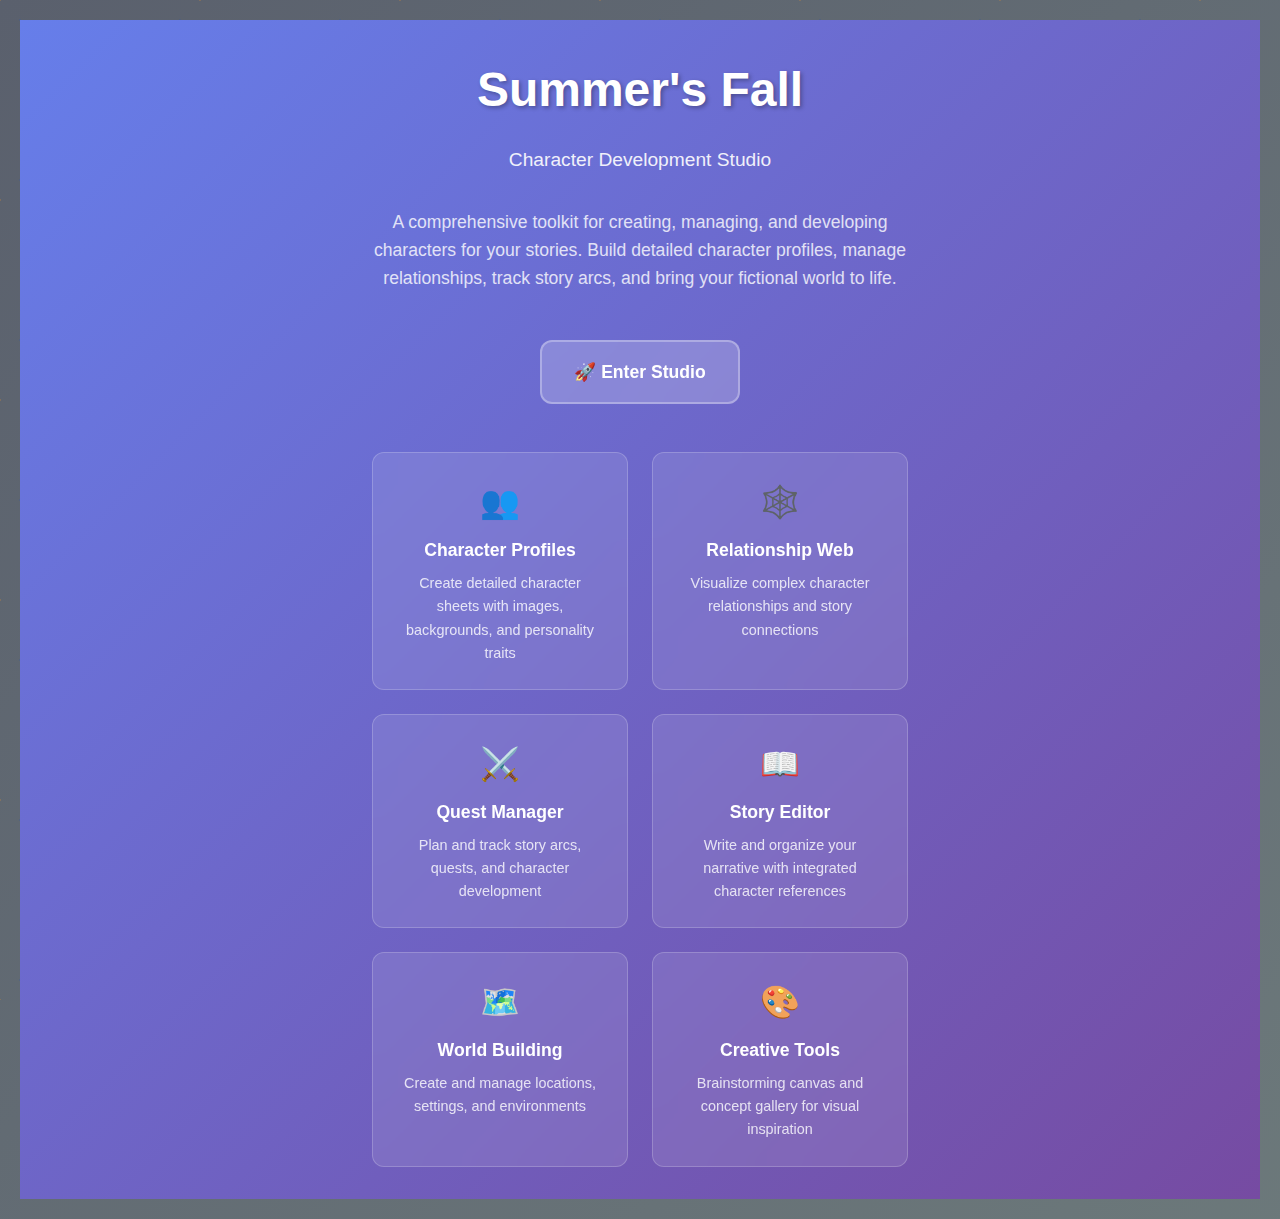
<file: index.html>
<!DOCTYPE html>
<html lang="en">
<head>
    <meta charset="UTF-8">
    <meta name="viewport" content="width=device-width, initial-scale=1.0">
    <title>Summer's Fall - Character Development Studio</title>
    <link rel="stylesheet" href="styles.css">
    <style>
        .landing-page {
            min-height: 100vh;
            display: flex;
            align-items: center;
            justify-content: center;
            background: linear-gradient(135deg, #667eea 0%, #764ba2 100%);
            text-align: center;
            color: white;
        }
        
        .landing-content {
            max-width: 600px;
            padding: 2rem;
        }
        
        .landing-title {
            font-size: 3rem;
            font-weight: bold;
            margin-bottom: 1rem;
            text-shadow: 2px 2px 4px rgba(0,0,0,0.3);
        }
        
        .landing-subtitle {
            font-size: 1.2rem;
            margin-bottom: 2rem;
            opacity: 0.9;
        }
        
        .landing-description {
            font-size: 1.1rem;
            line-height: 1.6;
            margin-bottom: 3rem;
            opacity: 0.8;
        }
        
        .cta-button {
            display: inline-block;
            padding: 1rem 2rem;
            background: rgba(255, 255, 255, 0.2);
            border: 2px solid rgba(255, 255, 255, 0.3);
            border-radius: 12px;
            color: white;
            text-decoration: none;
            font-size: 1.1rem;
            font-weight: bold;
            transition: all 0.3s ease;
            backdrop-filter: blur(10px);
        }
        
        .cta-button:hover {
            background: rgba(255, 255, 255, 0.3);
            border-color: rgba(255, 255, 255, 0.5);
            transform: translateY(-2px);
            box-shadow: 0 8px 25px rgba(0,0,0,0.2);
        }
        
        .features-grid {
            display: grid;
            grid-template-columns: repeat(auto-fit, minmax(250px, 1fr));
            gap: 1.5rem;
            margin-top: 3rem;
        }
        
        .feature-card {
            background: rgba(255, 255, 255, 0.1);
            padding: 1.5rem;
            border-radius: 12px;
            border: 1px solid rgba(255, 255, 255, 0.2);
            backdrop-filter: blur(10px);
        }
        
        .feature-icon {
            font-size: 2rem;
            margin-bottom: 0.5rem;
        }
        
        .feature-title {
            font-size: 1.1rem;
            font-weight: bold;
            margin-bottom: 0.5rem;
        }
        
        .feature-desc {
            font-size: 0.9rem;
            opacity: 0.8;
        }
        
        @media (max-width: 768px) {
            .landing-title {
                font-size: 2rem;
            }
            
            .landing-content {
                padding: 1rem;
            }
        }
    </style>
</head>
<body>
    <div class="landing-page">
        <div class="landing-content">
            <h1 class="landing-title">Summer's Fall</h1>
            <p class="landing-subtitle">Character Development Studio</p>
            <p class="landing-description">
                A comprehensive toolkit for creating, managing, and developing characters for your stories. 
                Build detailed character profiles, manage relationships, track story arcs, and bring your fictional world to life.
            </p>
            
            <a href="main.html" class="cta-button">
                🚀 Enter Studio
            </a>
            
            <div class="features-grid">
                <div class="feature-card">
                    <div class="feature-icon">👥</div>
                    <div class="feature-title">Character Profiles</div>
                    <div class="feature-desc">Create detailed character sheets with images, backgrounds, and personality traits</div>
                </div>
                
                <div class="feature-card">
                    <div class="feature-icon">🕸️</div>
                    <div class="feature-title">Relationship Web</div>
                    <div class="feature-desc">Visualize complex character relationships and story connections</div>
                </div>
                
                <div class="feature-card">
                    <div class="feature-icon">⚔️</div>
                    <div class="feature-title">Quest Manager</div>
                    <div class="feature-desc">Plan and track story arcs, quests, and character development</div>
                </div>
                
                <div class="feature-card">
                    <div class="feature-icon">📖</div>
                    <div class="feature-title">Story Editor</div>
                    <div class="feature-desc">Write and organize your narrative with integrated character references</div>
                </div>
                
                <div class="feature-card">
                    <div class="feature-icon">🗺️</div>
                    <div class="feature-title">World Building</div>
                    <div class="feature-desc">Create and manage locations, settings, and environments</div>
                </div>
                
                <div class="feature-card">
                    <div class="feature-icon">🎨</div>
                    <div class="feature-title">Creative Tools</div>
                    <div class="feature-desc">Brainstorming canvas and concept gallery for visual inspiration</div>
                </div>
            </div>
        </div>
    </div>
    
    <script>
        // Auto-redirect after 3 seconds if user doesn't click
        setTimeout(() => {
            if (!document.hidden) {
                window.location.href = 'main.html';
            }
        }, 10000);
    </script>
</body>
</html>
</file>
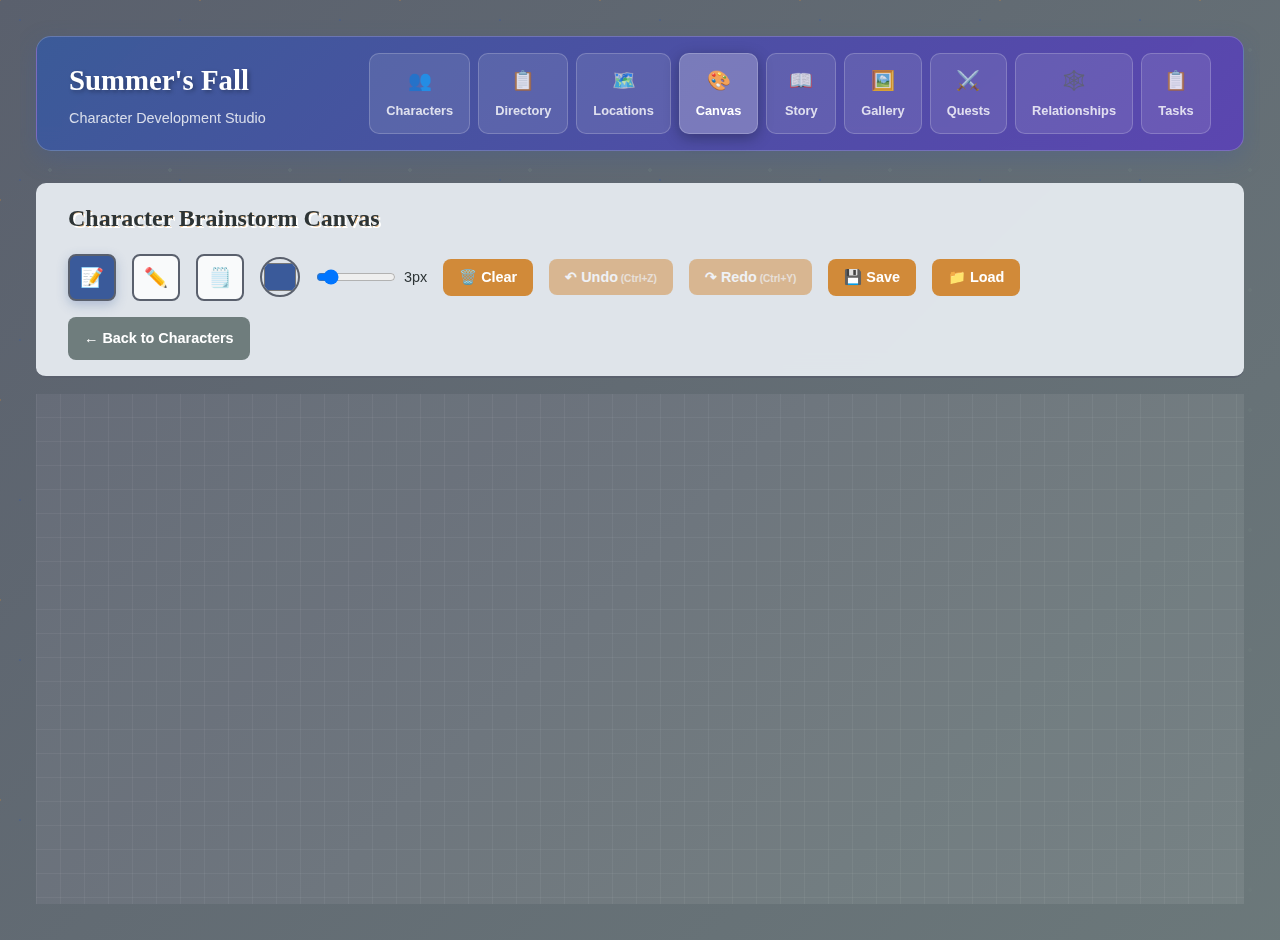
<file: brainstorm.html>
<!DOCTYPE html>
<html lang="en">
<head>
    <meta charset="UTF-8">
    <meta name="viewport" content="width=device-width, initial-scale=1.0">
    <title>Character Brainstorm Canvas - Summer's Fall</title>
    <link rel="stylesheet" href="styles.css">
    <link rel="stylesheet" href="brainstorm.css">
</head>
<body>
    <div class="brainstorm-container">
        <!-- Navigation Header -->
        <nav class="main-nav">
            <div class="nav-brand">
                <h1>Summer's Fall</h1>
                <span class="nav-subtitle">Character Development Studio</span>
            </div>
            <div class="nav-links">
                <a href="main.html" class="nav-link">
                    <span class="nav-icon">👥</span>
                    <span class="nav-text">Characters</span>
                </a>
                <a href="character-list.html" class="nav-link">
                    <span class="nav-icon">📋</span>
                    <span class="nav-text">Directory</span>
                </a>
                <a href="locations.html" class="nav-link">
                    <span class="nav-icon">🗺️</span>
                    <span class="nav-text">Locations</span>
                </a>
                <a href="brainstorm.html" class="nav-link active">
                    <span class="nav-icon">🎨</span>
                    <span class="nav-text">Canvas</span>
                </a>
                <a href="story-editor.html" class="nav-link">
                    <span class="nav-icon">📖</span>
                    <span class="nav-text">Story</span>
                </a>
                <a href="concept-gallery.html" class="nav-link">
                    <span class="nav-icon">🖼️</span>
                    <span class="nav-text">Gallery</span>
                </a>
                <a href="quest-manager.html" class="nav-link">
                    <span class="nav-icon">⚔️</span>
                    <span class="nav-text">Quests</span>
                </a>
                <a href="relationship-web.html" class="nav-link">
                    <span class="nav-icon">🕸️</span>
                    <span class="nav-text">Relationships</span>
                </a>
                <a href="task-board.html" class="nav-link">
                    <span class="nav-icon">📋</span>
                    <span class="nav-text">Tasks</span>
                </a>
            </div>
        </nav>

        <div class="brainstorm-header">
            <h2>Character Brainstorm Canvas</h2>
            <div class="brainstorm-controls">
                <button class="tool-btn active" data-tool="text" title="Text Tool">📝</button>
                <button class="tool-btn" data-tool="draw" title="Draw Tool">✏️</button>
                <button class="tool-btn" data-tool="sticky" title="Sticky Note">🗒️</button>
                <div class="color-picker">
                    <input type="color" id="colorPicker" value="#3a5a9a">
                </div>
                <div class="brush-size">
                    <input type="range" id="brushSize" min="1" max="20" value="3">
                    <span id="brushSizeDisplay">3px</span>
                </div>
                <button class="action-btn" id="clearCanvas">🗑️ Clear</button>
                <button class="action-btn" id="undoAction" disabled>↶ Undo</button>
                <button class="action-btn" id="redoAction" disabled>↷ Redo</button>
                <button class="action-btn" id="saveCanvas">💾 Save</button>
                <button class="action-btn" id="loadCanvas">📁 Load</button>
                <a href="main.html" class="action-btn back-btn">← Back to Characters</a>
            </div>
        </div>

        <div class="canvas-container">
            <canvas id="drawingCanvas" width="1920" height="1080"></canvas>
            <div id="textElements"></div>
            <div id="stickyNotes"></div>
            <div id="arrows"></div>
        </div>

        <!-- Text Input Modal -->
        <div id="textModal" class="text-modal hidden">
            <div class="modal-content">
                <h3>Add Text</h3>
                <textarea id="textInput" placeholder="Enter your brainstorming text..."></textarea>
                <div class="text-style-controls">
                    <select id="fontSize">
                        <option value="14">Small</option>
                        <option value="18" selected>Medium</option>
                        <option value="24">Large</option>
                        <option value="32">Extra Large</option>
                    </select>
                    <label><input type="checkbox" id="boldText"> Bold</label>
                    <label><input type="checkbox" id="italicText"> Italic</label>
                </div>
                <div class="modal-actions">
                    <button id="cancelText">Cancel</button>
                    <button id="addText">Add Text</button>
                </div>
            </div>
        </div>

        <!-- Sticky Note Modal -->
        <div id="stickyModal" class="text-modal hidden">
            <div class="modal-content">
                <h3>Add Sticky Note</h3>
                <textarea id="stickyInput" placeholder="Character idea, relationship note, plot point..."></textarea>
                <div class="sticky-color-picker">
                    <div class="color-option" data-color="#f9a749" style="background: #f9a749"></div>
                    <div class="color-option" data-color="#f1bc08" style="background: #f1bc08"></div>
                    <div class="color-option" data-color="#456dc3" style="background: #456dc3"></div>
                    <div class="color-option selected" data-color="#5b43b3" style="background: #5b43b3"></div>
                    <div class="color-option" data-color="#879a9a" style="background: #879a9a"></div>
                </div>
                <div class="modal-actions">
                    <button id="cancelSticky">Cancel</button>
                    <button id="addSticky">Add Note</button>
                </div>
            </div>
        </div>
    </div>

    <script src="brainstorm.js"></script>
</body>
</html>
</file>
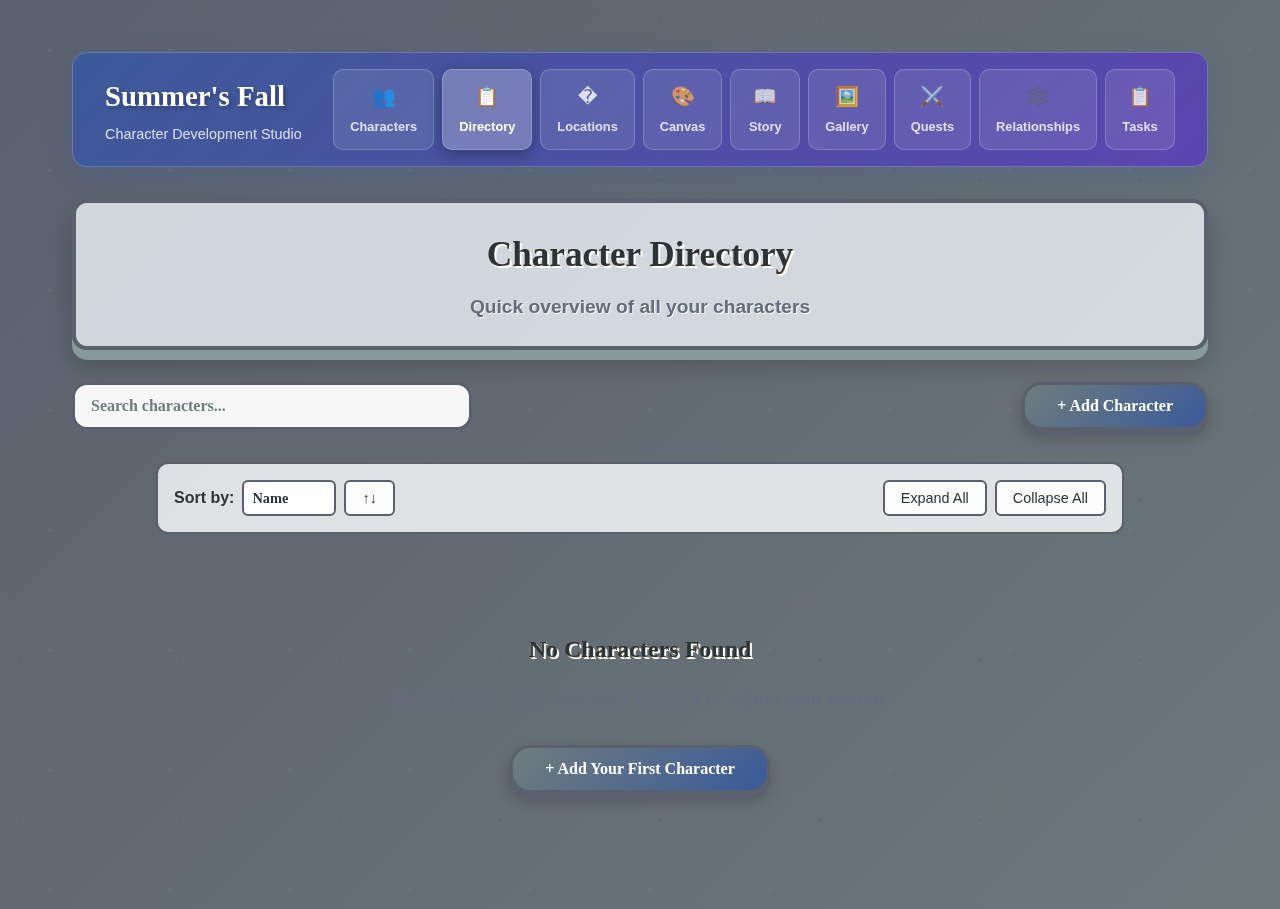
<file: character-list.html>
<!DOCTYPE html>
<html lang="en">
<head>
    <meta charset="UTF-8">
    <meta name="viewport" content="width=device-width, initial-scale=1.0">
    <title>Character List - Summer's Fall</title>
    <link rel="stylesheet" href="styles.css">
    <link rel="stylesheet" href="character-list.css">
</head>
<body>
    <div class="container">
        <!-- Navigation Header -->
        <nav class="main-nav">
            <div class="nav-brand">
                <h1>Summer's Fall</h1>
                <span class="nav-subtitle">Character Development Studio</span>
            </div>
            <div class="nav-links">
                <a href="main.html" class="nav-link">
                    <span class="nav-icon">👥</span>
                    <span class="nav-text">Characters</span>
                </a>
                <a href="character-list.html" class="nav-link active">
                    <span class="nav-icon">📋</span>
                    <span class="nav-text">Directory</span>
                </a>
                <a href="locations.html" class="nav-link">
                    <span class="nav-icon">�️</span>
                    <span class="nav-text">Locations</span>
                </a>
                <a href="brainstorm.html" class="nav-link">
                    <span class="nav-icon">🎨</span>
                    <span class="nav-text">Canvas</span>
                </a>
                <a href="story-editor.html" class="nav-link">
                    <span class="nav-icon">📖</span>
                    <span class="nav-text">Story</span>
                </a>
                <a href="concept-gallery.html" class="nav-link">
                    <span class="nav-icon">🖼️</span>
                    <span class="nav-text">Gallery</span>
                </a>
                <a href="quest-manager.html" class="nav-link">
                    <span class="nav-icon">⚔️</span>
                    <span class="nav-text">Quests</span>
                </a>
                <a href="relationship-web.html" class="nav-link">
                    <span class="nav-icon">🕸️</span>
                    <span class="nav-text">Relationships</span>
                </a>
                <a href="task-board.html" class="nav-link">
                    <span class="nav-icon">📋</span>
                    <span class="nav-text">Tasks</span>
                </a>
            </div>
        </nav>

        <div class="page-header">
            <h2>Character Directory</h2>
            <p>Quick overview of all your characters</p>
        </div>

        <div class="controls">
            <div class="search-bar">
                <input type="text" id="listSearchInput" placeholder="Search characters...">
            </div>
            <div class="control-buttons">
                <button class="add-btn" onclick="openAddModal()">+ Add Character</button>
            </div>
        </div>

        <div class="list-container">
            <div class="list-header">
                <div class="sort-controls">
                    <label for="sortBy">Sort by:</label>
                    <select id="sortBy">
                        <option value="name">Name</option>
                        <option value="characterType">Type</option>
                        <option value="age">Age</option>
                        <option value="occupation">Occupation</option>
                        <option value="dateAdded">Date Added</option>
                    </select>
                    <button id="toggleSort" class="sort-btn">↑↓</button>
                </div>
                <div class="view-controls">
                    <button id="expandAll" class="view-btn">Expand All</button>
                    <button id="collapseAll" class="view-btn">Collapse All</button>
                </div>
            </div>

            <div class="character-list" id="characterList">
                <!-- Character list items will be inserted here -->
            </div>

            <div class="empty-state" id="listEmptyState" style="display: none;">
                <h3>No Characters Found</h3>
                <p>Start building your character registry or adjust your search.</p>
                <button class="add-btn" onclick="openAddModal()">+ Add Your First Character</button>
            </div>
        </div>
    </div>

    <!-- Add Character Modal (simplified) -->
    <div class="modal" id="addCharacterModal">
        <div class="modal-content">
            <h2>Quick Add Character</h2>
            <p>Add a basic character here, or go to the main registry for full details.</p>
            <form id="quickAddForm">
                <div class="form-group">
                    <label for="quickName">Name *</label>
                    <input type="text" id="quickName" required>
                </div>
                <div class="form-group">
                    <label for="quickOccupation">Occupation</label>
                    <input type="text" id="quickOccupation">
                </div>
                <div class="form-group">
                    <label for="quickAge">Age</label>
                    <input type="number" id="quickAge" min="0" max="150">
                </div>
                <div class="form-actions">
                    <button type="button" class="cancel-btn" onclick="closeAddModal()">Cancel</button>
                    <button type="submit" class="save-btn">Add Character</button>
                    <a href="main.html" class="action-btn">Full Form</a>
                </div>
            </form>
        </div>
    </div>

    <script src="character-list.js"></script>
</body>
</html>
</file>
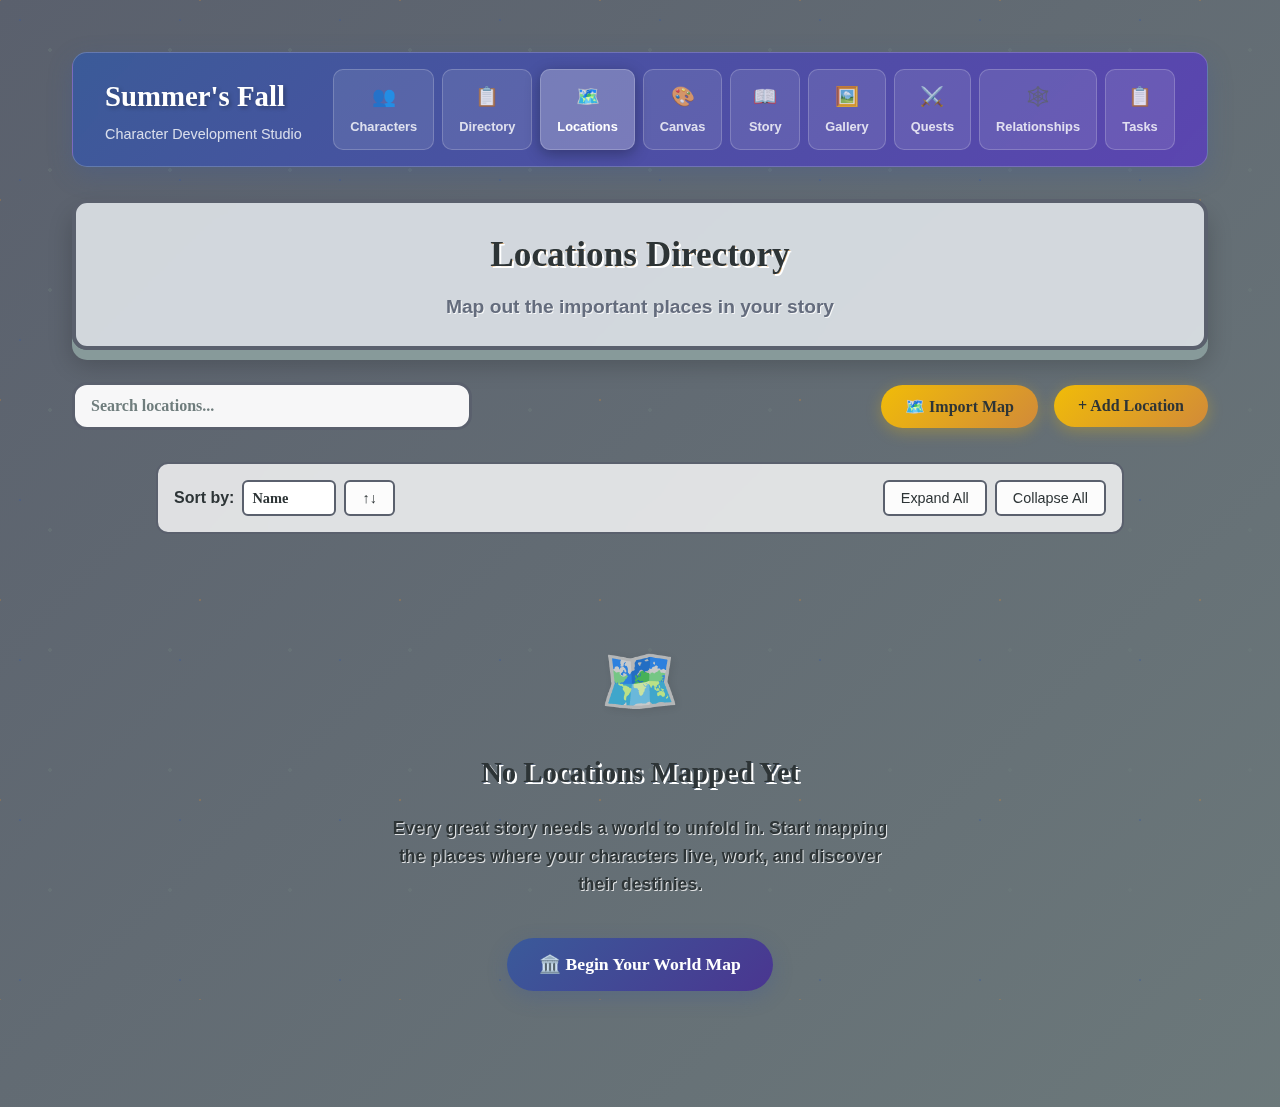
<file: locations.html>
<!DOCTYPE html>
<html lang="en">
<head>
    <meta charset="UTF-8">
    <meta name="viewport" content="width=device-width, initial-scale=1.0">
    <title>Locations Directory - Summer's Fall</title>
    <link rel="stylesheet" href="styles.css">
    <link rel="stylesheet" href="locations.css">
</head>
<body>
    <div class="container">
        <!-- Navigation Header -->
        <nav class="main-nav">
            <div class="nav-brand">
                <h1>Summer's Fall</h1>
                <span class="nav-subtitle">Character Development Studio</span>
            </div>
            <div class="nav-links">
                <a href="main.html" class="nav-link">
                    <span class="nav-icon">👥</span>
                    <span class="nav-text">Characters</span>
                </a>
                <a href="character-list.html" class="nav-link">
                    <span class="nav-icon">📋</span>
                    <span class="nav-text">Directory</span>
                </a>
                <a href="locations.html" class="nav-link active">
                    <span class="nav-icon">🗺️</span>
                    <span class="nav-text">Locations</span>
                </a>
                <a href="brainstorm.html" class="nav-link">
                    <span class="nav-icon">🎨</span>
                    <span class="nav-text">Canvas</span>
                </a>
                <a href="story-editor.html" class="nav-link">
                    <span class="nav-icon">📖</span>
                    <span class="nav-text">Story</span>
                </a>
                <a href="concept-gallery.html" class="nav-link">
                    <span class="nav-icon">🖼️</span>
                    <span class="nav-text">Gallery</span>
                </a>
                <a href="quest-manager.html" class="nav-link">
                    <span class="nav-icon">⚔️</span>
                    <span class="nav-text">Quests</span>
                </a>
                <a href="relationship-web.html" class="nav-link">
                    <span class="nav-icon">🕸️</span>
                    <span class="nav-text">Relationships</span>
                </a>
                <a href="task-board.html" class="nav-link">
                    <span class="nav-icon">📋</span>
                    <span class="nav-text">Tasks</span>
                </a>
            </div>
        </nav>

        <div class="page-header">
            <h2>Locations Directory</h2>
            <p>Map out the important places in your story</p>
        </div>

        <div class="controls">
            <div class="search-bar">
                <input type="text" id="locationSearchInput" placeholder="Search locations...">
            </div>
            <div class="control-buttons">
                <button class="add-btn" onclick="openMapImportModal()">🗺️ Import Map</button>
                <button class="add-btn" onclick="openAddLocationModal()">+ Add Location</button>
            </div>
        </div>

        <div class="list-container">
            <div class="list-header">
                <div class="sort-controls">
                    <label for="locationSortBy">Sort by:</label>
                    <select id="locationSortBy">
                        <option value="name">Name</option>
                        <option value="type">Type</option>
                        <option value="importance">Importance</option>
                        <option value="dateAdded">Date Added</option>
                    </select>
                    <button id="toggleLocationSort" class="sort-btn">↑↓</button>
                </div>
                <div class="view-controls">
                    <button id="expandAllLocations" class="view-btn">Expand All</button>
                    <button id="collapseAllLocations" class="view-btn">Collapse All</button>
                </div>
            </div>

            <div class="location-list" id="locationList">
                <!-- Location list items will be inserted here -->
            </div>

            <div class="empty-state" id="locationEmptyState" style="display: none;">
                <div class="empty-icon">🗺️</div>
                <h3>No Locations Mapped Yet</h3>
                <p>Every great story needs a world to unfold in. Start mapping the places where your characters live, work, and discover their destinies.</p>
                <button class="add-btn" onclick="openAddLocationModal()">🏛️ Begin Your World Map</button>
            </div>
        </div>
    </div>

    <!-- Add Location Modal -->
    <div class="modal" id="addLocationModal">
        <div class="modal-content">
            <h2>Add New Location</h2>
            <form id="addLocationForm">
                <div class="form-group">
                    <label for="locationName">Location Name *</label>
                    <input type="text" id="locationName" required placeholder="e.g., The Old Bakery">
                </div>
                
                <div class="form-group">
                    <label for="locationType">Type</label>
                    <select id="locationType">
                        <option value="business">Business/Shop</option>
                        <option value="residence">Residence</option>
                        <option value="landmark">Landmark</option>
                        <option value="nature">Natural Location</option>
                        <option value="institutional">Institution</option>
                        <option value="entertainment">Entertainment</option>
                        <option value="other">Other</option>
                    </select>
                </div>
                
                <div class="form-group">
                    <label for="locationAddress">Address/Area</label>
                    <input type="text" id="locationAddress" placeholder="e.g., 123 Main Street, Downtown">
                </div>
                
                <div class="form-group">
                    <label for="locationImportance">Story Importance</label>
                    <select id="locationImportance">
                        <option value="high">🌟 High - Major plot location</option>
                        <option value="medium">📍 Medium - Regular appearance</option>
                        <option value="low">🏞️ Low - Background/mention only</option>
                    </select>
                </div>
                
                <div class="form-group">
                    <label for="locationImageUrl">Location Photo URL</label>
                    <input type="url" id="locationImageUrl" placeholder="https://example.com/location.jpg">
                </div>
                
                <div class="form-group">
                    <label for="locationDescription">Description</label>
                    <textarea id="locationDescription" placeholder="Describe the location's appearance, atmosphere, and significance..." rows="3"></textarea>
                </div>
                
                <div class="form-group">
                    <label for="locationHistory">History & Backstory</label>
                    <textarea id="locationHistory" placeholder="What's the history of this place? Any interesting past events?" rows="3"></textarea>
                </div>
                
                <div class="form-group">
                    <label for="locationCharacters">Associated Characters</label>
                    <textarea id="locationCharacters" placeholder="Which characters frequent this location? Who works/lives here?" rows="2"></textarea>
                </div>
                
                <div class="form-group">
                    <label for="locationNotes">Story Notes & Ideas</label>
                    <textarea id="locationNotes" placeholder="Plot points, scenes, or story ideas involving this location..." rows="3"></textarea>
                </div>
                
                <div class="form-actions">
                    <button type="button" class="cancel-btn" onclick="closeAddLocationModal()">Cancel</button>
                    <button type="submit" class="save-btn">Add Location</button>
                </div>
            </form>
        </div>
    </div>

    <!-- Map Import Modal -->
    <div class="modal" id="mapImportModal">
        <div class="modal-content">
            <h2>Import World Map</h2>
            <p>Upload your custom world map to use as a reference for location placement</p>
            
            <div class="map-upload-area" id="mapUploadArea">
                <div class="upload-icon">🗺️</div>
                <p><strong>Drag & drop your map image here</strong></p>
                <p>or click to browse files</p>
                <input type="file" id="mapUpload" accept="image/*" style="display: none;">
            </div>
            
            <div id="mapPreview" style="display: none;">
                <h3>Map Preview</h3>
                <div class="map-preview-container">
                    <img id="mapPreviewImage" alt="Map Preview" style="max-width: 100%; height: auto; border-radius: 8px;">
                </div>
                <div class="form-group">
                    <label for="mapName">Map Name</label>
                    <input type="text" id="mapName" placeholder="Enter a name for this map...">
                </div>
                <div class="form-group">
                    <label for="mapDescription">Map Description</label>
                    <textarea id="mapDescription" placeholder="Describe this map..." rows="3"></textarea>
                </div>
            </div>
            
            <div class="form-actions">
                <button type="button" class="cancel-btn" onclick="closeMapImportModal()">Cancel</button>
                <button type="button" class="save-btn" id="saveMapBtn" onclick="saveMap()" style="display: none;">Save Map</button>
            </div>
        </div>
    </div>

    <script src="locations.js"></script>
</body>
</html>
</file>
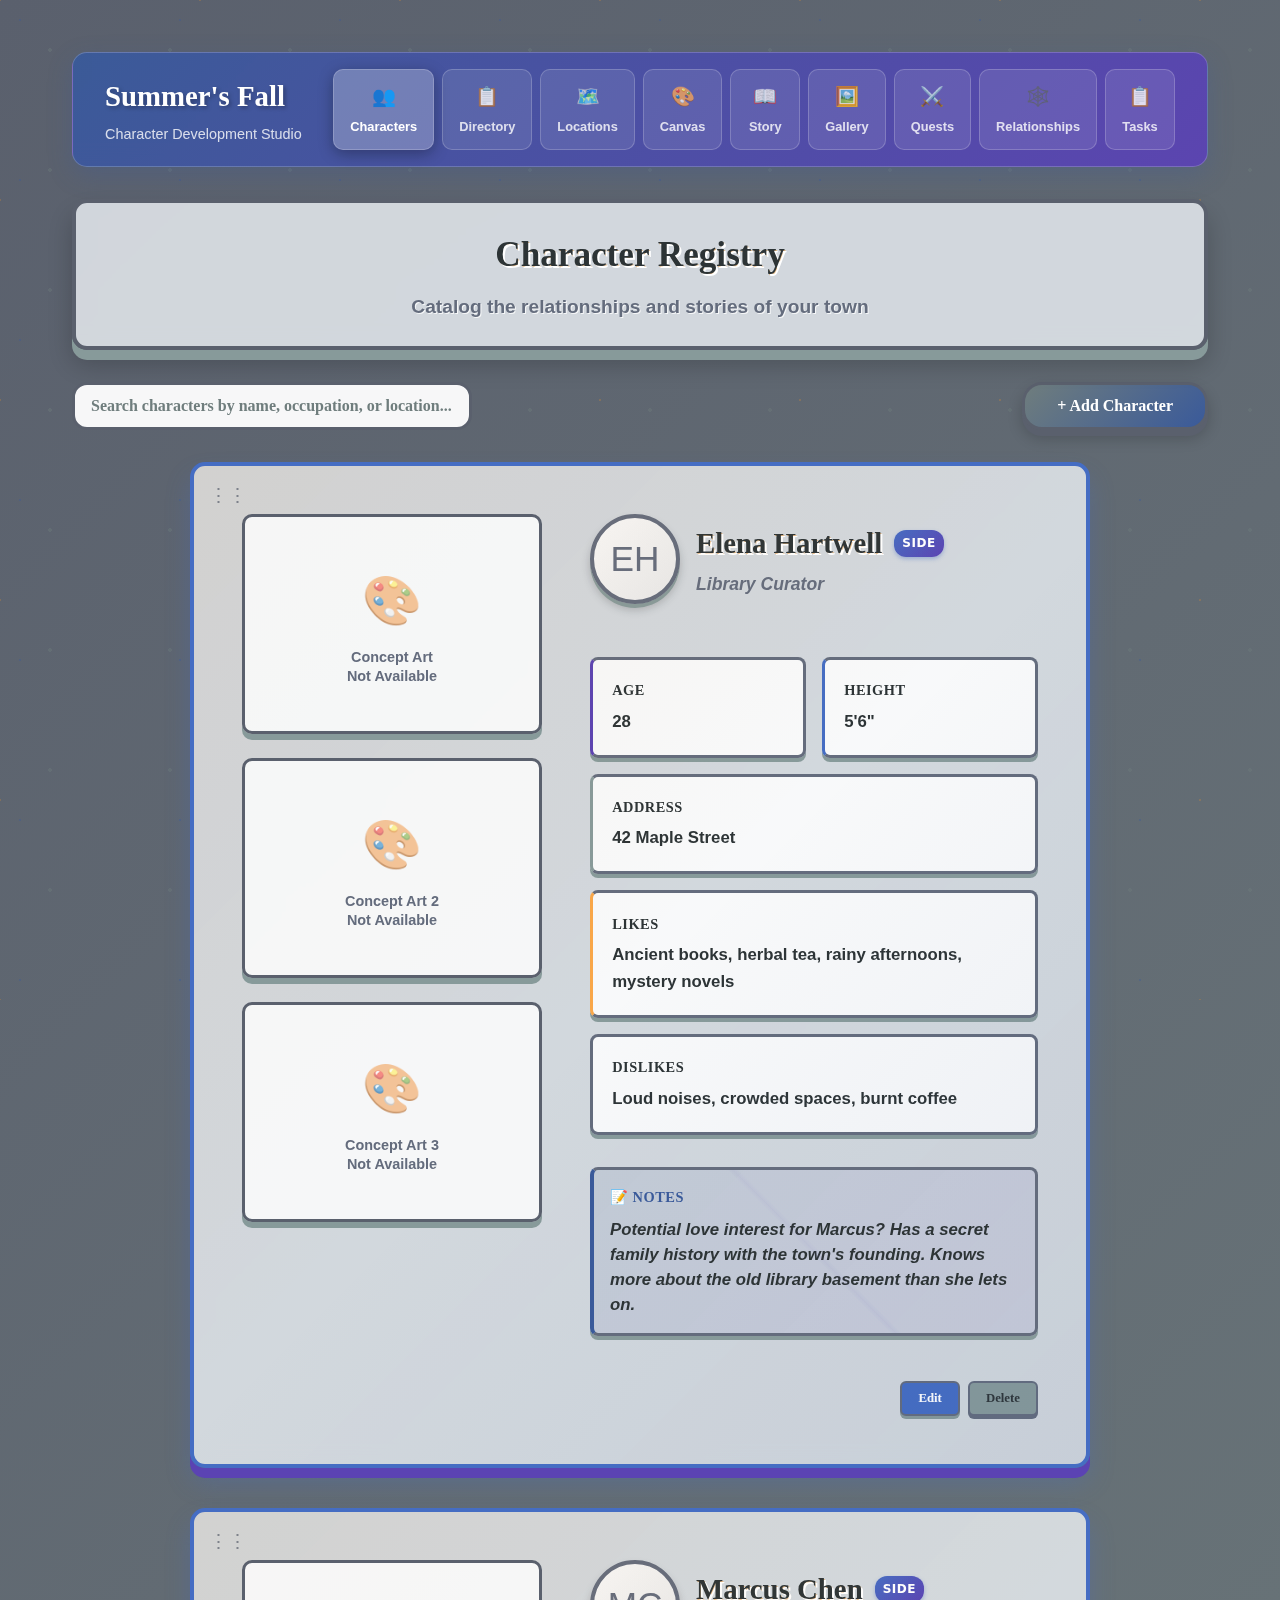
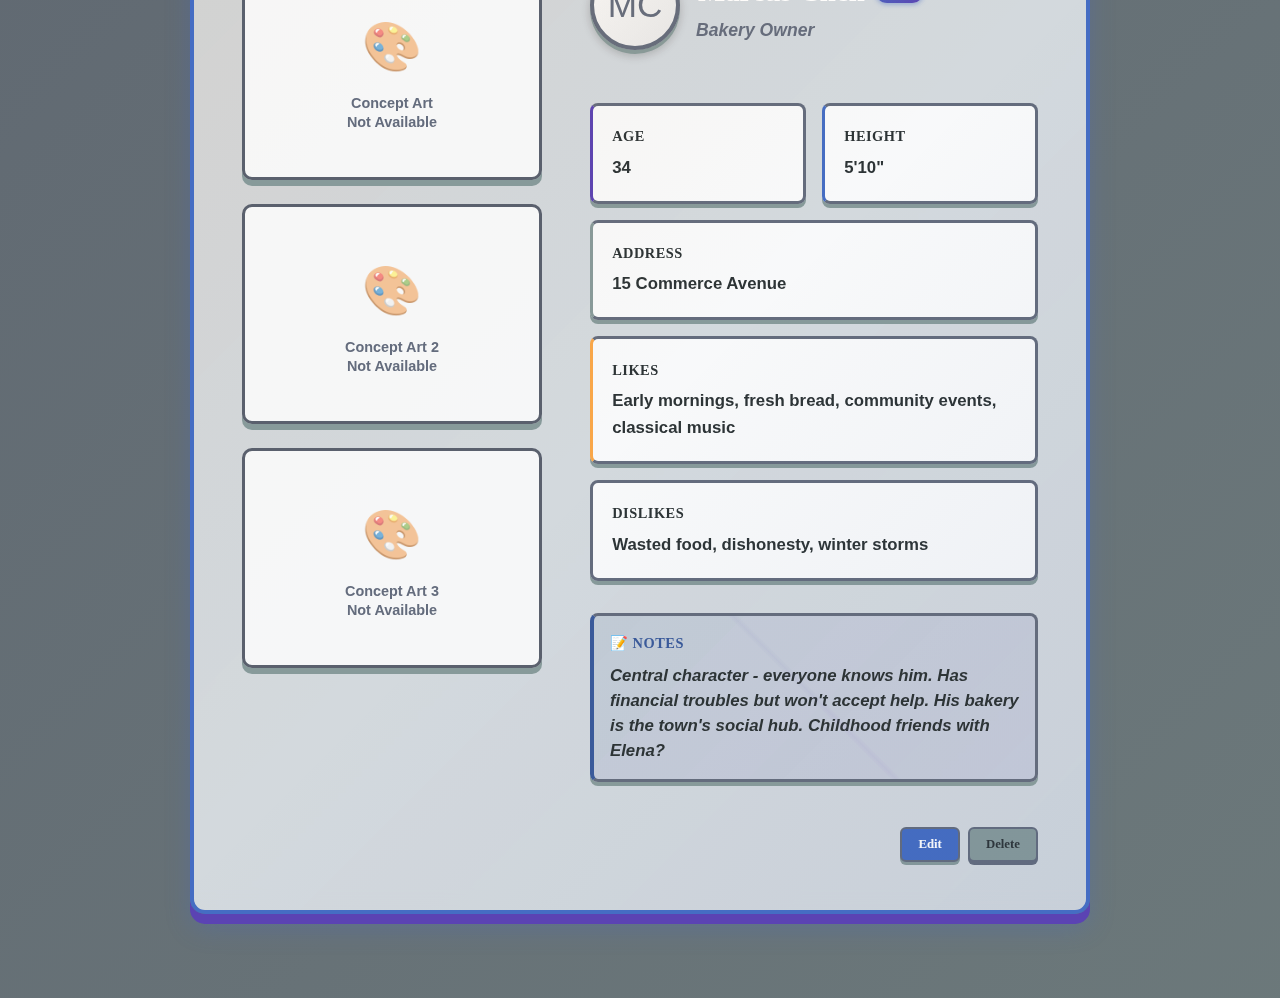
<file: main.html>
<!DOCTYPE html>
<html lang="en">
<head>
    <meta charset="UTF-8">
    <meta name="viewport" content="width=device-width, initial-scale=1.0">
    <title>Summer's Fall - Character Registry</title>
    <link rel="stylesheet" href="styles.css">
</head>
<body>
    <div class="container">
        <!-- Navigation Header -->
        <nav class="main-nav">
            <div class="nav-brand">
                <h1>Summer's Fall</h1>
                <span class="nav-subtitle">Character Development Studio</span>
            </div>
            <div class="nav-links">
                <a href="main.html" class="nav-link active">
                    <span class="nav-icon">👥</span>
                    <span class="nav-text">Characters</span>
                </a>
                <a href="character-list.html" class="nav-link">
                    <span class="nav-icon">📋</span>
                    <span class="nav-text">Directory</span>
                </a>
                <a href="locations.html" class="nav-link">
                    <span class="nav-icon">🗺️</span>
                    <span class="nav-text">Locations</span>
                </a>
                <a href="brainstorm.html" class="nav-link">
                    <span class="nav-icon">🎨</span>
                    <span class="nav-text">Canvas</span>
                </a>
                <a href="story-editor.html" class="nav-link">
                    <span class="nav-icon">📖</span>
                    <span class="nav-text">Story</span>
                </a>
                <a href="concept-gallery.html" class="nav-link">
                    <span class="nav-icon">🖼️</span>
                    <span class="nav-text">Gallery</span>
                </a>
                <a href="quest-manager.html" class="nav-link">
                    <span class="nav-icon">⚔️</span>
                    <span class="nav-text">Quests</span>
                </a>
                <a href="relationship-web.html" class="nav-link">
                    <span class="nav-icon">🕸️</span>
                    <span class="nav-text">Relationships</span>
                </a>
                <a href="task-board.html" class="nav-link">
                    <span class="nav-icon">📋</span>
                    <span class="nav-text">Tasks</span>
                </a>
            </div>
        </nav>

        <div class="page-header">
            <h2>Character Registry</h2>
            <p>Catalog the relationships and stories of your town</p>
        </div>

        <div class="controls">
            <div class="search-bar">
                <input type="text" id="searchInput" placeholder="Search characters by name, occupation, or location...">
            </div>
            <div class="control-buttons">
                <button class="add-btn" onclick="openModal()">
                    + Add Character
                </button>
            </div>
        </div>

        <div class="character-grid" id="characterGrid">
            <!-- Characters will be dynamically inserted here -->
        </div>

        <div class="empty-state" id="emptyState" style="display: none;">
            <h3>No Characters Yet</h3>
            <p>Start building your character registry by adding your first character!</p>
            <button class="add-btn" onclick="openModal()">
                + Add Your First Character
            </button>
        </div>
    </div>

    <!-- Modal -->
    <div class="modal" id="characterModal">
        <div class="modal-content">
            <h2 id="modalTitle">Add New Character</h2>
            <form id="characterForm">
                <div class="form-group">
                    <label for="name">Name *</label>
                    <input type="text" id="name" required>
                </div>

                <div class="form-group">
                    <label for="characterType">Character Type</label>
                    <select id="characterType">
                        <option value="main">👑 Main Character</option>
                        <option value="side">⭐ Side Character</option>
                        <option value="background">👥 Background Character</option>
                    </select>
                </div>

                <div class="form-group">
                    <label for="imageUrl">Profile Picture URL</label>
                    <input type="url" id="imageUrl" placeholder="https://example.com/image.jpg">
                </div>

                <div class="form-group">
                    <label for="conceptArt">Concept Art URL</label>
                    <input type="url" id="conceptArt" placeholder="https://example.com/concept-art.jpg">
                </div>

                <div class="form-group">
                    <label for="conceptArt2">Concept Art 2 URL</label>
                    <input type="url" id="conceptArt2" placeholder="https://example.com/concept-art-2.jpg">
                </div>

                <div class="form-group">
                    <label for="conceptArt3">Concept Art 3 URL</label>
                    <input type="url" id="conceptArt3" placeholder="https://example.com/concept-art-3.jpg">
                </div>

                <div class="form-group">
                    <label for="age">Age</label>
                    <input type="number" id="age" min="0" max="150">
                </div>

                <div class="form-group">
                    <label for="height">Height</label>
                    <input type="text" id="height" placeholder="e.g., 5'8&quot; or 173cm">
                </div>

                <div class="form-group">
                    <label for="occupation">Occupation</label>
                    <input type="text" id="occupation" placeholder="e.g., Baker, Teacher, Artist">
                </div>

                <div class="form-group">
                    <label for="address">Address</label>
                    <input type="text" id="address" placeholder="e.g., 123 Main Street">
                </div>

                <div class="form-group">
                    <label for="likes">Likes</label>
                    <textarea id="likes" placeholder="What does this character enjoy?"></textarea>
                </div>

                <div class="form-group">
                    <label for="dislikes">Dislikes</label>
                    <textarea id="dislikes" placeholder="What does this character dislike?"></textarea>
                </div>

                <div class="form-group">
                    <label for="notes">Character Notes & Story Ideas</label>
                    <textarea id="notes" placeholder="Character development ideas, story arcs, relationships, backstory notes..." rows="4"></textarea>
                </div>

                <div class="form-actions">
                    <button type="button" class="cancel-btn" onclick="closeModal()">Cancel</button>
                    <button type="submit" class="save-btn">Save Character</button>
                </div>
            </form>
        </div>
    </div>

    <script src="script.js"></script>
</body>
</html>
</file>
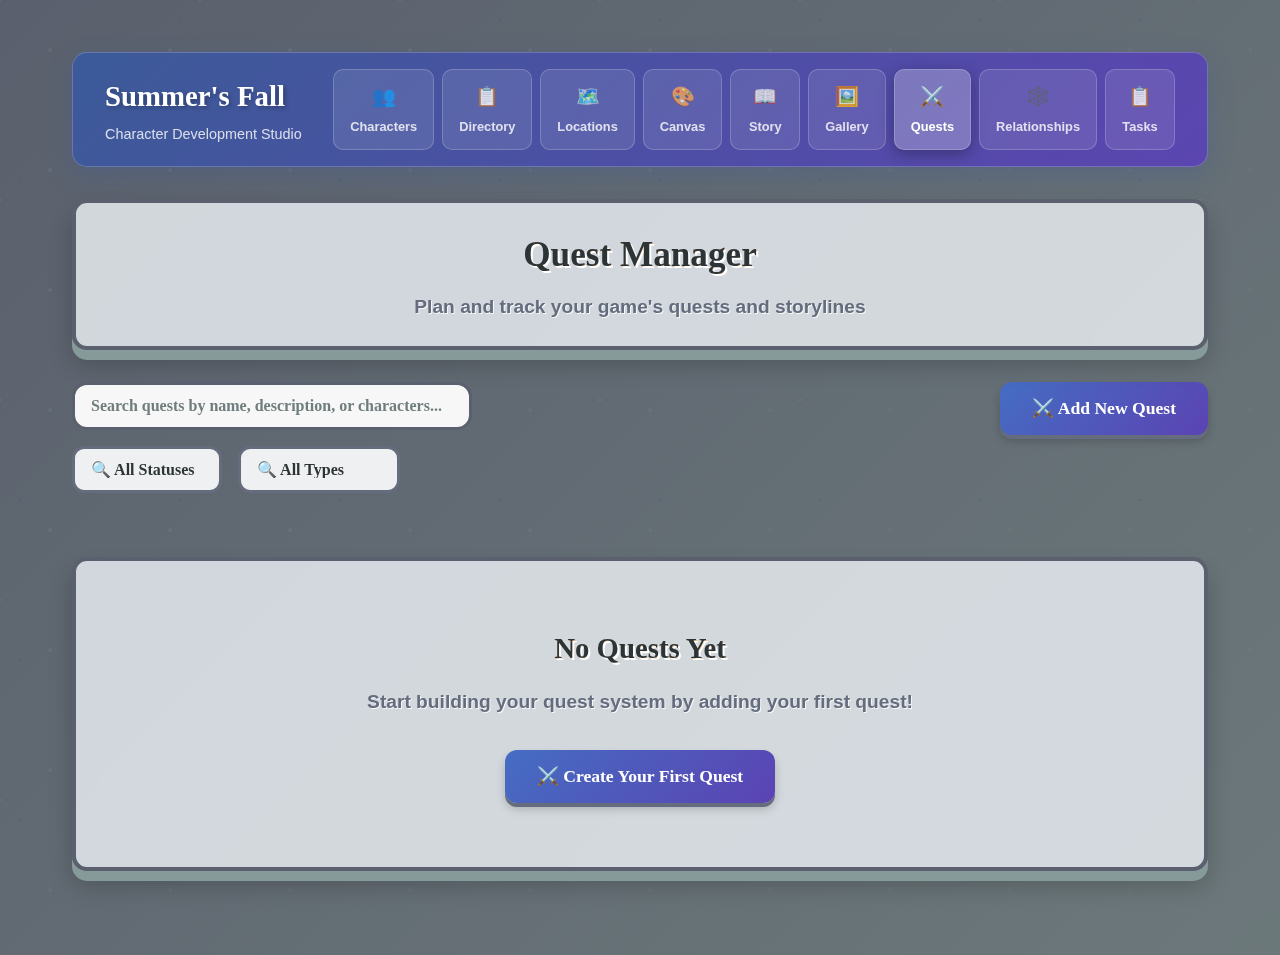
<file: quest-manager.html>
<!DOCTYPE html>
<html lang="en">
<head>
    <meta charset="UTF-8">
    <meta name="viewport" content="width=device-width, initial-scale=1.0">
    <title>Summer's Fall - Quest Manager</title>
    <link rel="stylesheet" href="styles.css">
    <link rel="stylesheet" href="quest-manager.css">
</head>
<body>
    <div class="container">
        <!-- Navigation Header -->
        <nav class="main-nav">
            <div class="nav-brand">
                <h1>Summer's Fall</h1>
                <span class="nav-subtitle">Character Development Studio</span>
            </div>
            <div class="nav-links">
                <a href="main.html" class="nav-link">
                    <span class="nav-icon">👥</span>
                    <span class="nav-text">Characters</span>
                </a>
                <a href="character-list.html" class="nav-link">
                    <span class="nav-icon">📋</span>
                    <span class="nav-text">Directory</span>
                </a>
                <a href="locations.html" class="nav-link">
                    <span class="nav-icon">🗺️</span>
                    <span class="nav-text">Locations</span>
                </a>
                <a href="brainstorm.html" class="nav-link">
                    <span class="nav-icon">🎨</span>
                    <span class="nav-text">Canvas</span>
                </a>
                <a href="story-editor.html" class="nav-link">
                    <span class="nav-icon">📖</span>
                    <span class="nav-text">Story</span>
                </a>
                <a href="concept-gallery.html" class="nav-link">
                    <span class="nav-icon">🖼️</span>
                    <span class="nav-text">Gallery</span>
                </a>
                <a href="quest-manager.html" class="nav-link active">
                    <span class="nav-icon">⚔️</span>
                    <span class="nav-text">Quests</span>
                </a>
                <a href="relationship-web.html" class="nav-link">
                    <span class="nav-icon">🕸️</span>
                    <span class="nav-text">Relationships</span>
                </a>
                <a href="task-board.html" class="nav-link">
                    <span class="nav-icon">📋</span>
                    <span class="nav-text">Tasks</span>
                </a>
            </div>
        </nav>

        <div class="page-header">
            <h2>Quest Manager</h2>
            <p>Plan and track your game's quests and storylines</p>
        </div>

        <div class="quest-controls">
            <div class="search-filter-section">
                <div class="search-bar">
                    <input type="text" id="questSearchInput" placeholder="Search quests by name, description, or characters...">
                </div>
                <div class="filter-controls">
                    <select id="statusFilter">
                        <option value="all">🔍 All Statuses</option>
                        <option value="planning">📋 Planning</option>
                        <option value="active">🔥 Active</option>
                        <option value="completed">✅ Completed</option>
                        <option value="cancelled">❌ Cancelled</option>
                    </select>
                    <select id="typeFilter">
                        <option value="all">🔍 All Types</option>
                        <option value="main">👑 Main Quest</option>
                        <option value="side">⭐ Side Quest</option>
                        <option value="fetch">📦 Fetch Quest</option>
                        <option value="combat">⚔️ Combat Quest</option>
                        <option value="social">💬 Social Quest</option>
                        <option value="exploration">🗺️ Exploration</option>
                    </select>
                </div>
            </div>
            <div class="action-buttons">
                <button class="btn-primary" onclick="openQuestModal()">
                    ⚔️ Add New Quest
                </button>
            </div>
        </div>

        <div class="quest-grid" id="questGrid">
            <!-- Quests will be dynamically inserted here -->
        </div>

        <div class="empty-state" id="questEmptyState" style="display: none;">
            <h3>No Quests Yet</h3>
            <p>Start building your quest system by adding your first quest!</p>
            <button class="btn-primary" onclick="openQuestModal()">
                ⚔️ Create Your First Quest
            </button>
        </div>
    </div>

    <!-- Quest Modal -->
    <div class="modal" id="questModal">
        <div class="modal-content quest-modal-content">
            <h2 id="questModalTitle">Add New Quest</h2>
            <form id="questForm">
                <div class="form-section">
                    <h3>Basic Information</h3>
                    <div class="form-grid">
                        <div class="form-group">
                            <label for="questName">Quest Name *</label>
                            <input type="text" id="questName" required placeholder="Enter quest name...">
                        </div>
                        <div class="form-group">
                            <label for="questType">Quest Type</label>
                            <select id="questType">
                                <option value="">Choose quest type...</option>
                                <option value="main">👑 Main Quest</option>
                                <option value="side">⭐ Side Quest</option>
                                <option value="fetch">📦 Fetch Quest</option>
                                <option value="combat">⚔️ Combat Quest</option>
                                <option value="social">💬 Social Quest</option>
                                <option value="exploration">🗺️ Exploration</option>
                            </select>
                        </div>
                        <div class="form-group">
                            <label for="questStatus">Status</label>
                            <select id="questStatus">
                                <option value="">Choose status...</option>
                                <option value="planning">📋 Planning</option>
                                <option value="active">🔥 Active</option>
                                <option value="completed">✅ Completed</option>
                                <option value="cancelled">❌ Cancelled</option>
                            </select>
                        </div>
                        <div class="form-group">
                            <label for="questPriority">Priority</label>
                            <select id="questPriority">
                                <option value="">Choose priority...</option>
                                <option value="low">🟢 Low</option>
                                <option value="medium">🟡 Medium</option>
                                <option value="high">🟠 High</option>
                                <option value="critical">🔴 Critical</option>
                            </select>
                        </div>
                    </div>
                </div>

                <div class="form-section">
                    <h3>Description & Objectives</h3>
                    <div class="form-group">
                        <label for="questDescription">Quest Description</label>
                        <textarea id="questDescription" placeholder="Describe the quest's background and context..." rows="3"></textarea>
                    </div>
                    <div class="form-group">
                        <label for="questObjective">Main Objective</label>
                        <textarea id="questObjective" placeholder="What is the player trying to accomplish?" rows="2"></textarea>
                    </div>
                </div>

                <div class="form-section">
                    <h3>Quest Steps</h3>
                    <div id="questSteps">
                        <div class="quest-step" data-step="1">
                            <div class="step-header">
                                <span class="step-number">Step 1</span>
                                <button type="button" class="btn-remove-step" onclick="removeQuestStep(this)" style="display: none;">×</button>
                            </div>
                            <div class="step-content">
                                <input type="text" class="step-title" placeholder="Step title..." required>
                                <textarea class="step-description" placeholder="Step description..." rows="2"></textarea>
                            </div>
                        </div>
                    </div>
                    <button type="button" class="btn-add-step" onclick="addQuestStep()">+ Add Step</button>
                </div>

                <div class="form-section">
                    <h3>Characters & Locations</h3>
                    <div class="form-grid">
                        <div class="form-group">
                            <label for="questGiver">Quest Giver</label>
                            <select id="questGiver">
                                <option value="">No specific quest giver</option>
                            </select>
                        </div>
                        <div class="form-group">
                            <label for="questLocation">Primary Location</label>
                            <select id="questLocation">
                                <option value="">No specific location</option>
                            </select>
                        </div>
                    </div>
                    <div class="form-group">
                        <label for="questCharacters">Involved Characters</label>
                        <div id="questCharacters" class="character-selection">
                            <!-- Character checkboxes will be populated here -->
                        </div>
                    </div>
                </div>

                <div class="form-section">
                    <h3>Rewards & Consequences</h3>
                    <div class="form-grid">
                        <div class="form-group">
                            <label for="questReward">Reward</label>
                            <textarea id="questReward" placeholder="What does the player receive for completing this quest?" rows="2"></textarea>
                        </div>
                        <div class="form-group">
                            <label for="questConsequences">Consequences/Failure</label>
                            <textarea id="questConsequences" placeholder="What happens if the quest fails or is ignored?" rows="2"></textarea>
                        </div>
                    </div>
                </div>

                <div class="form-section">
                    <h3>Additional Notes</h3>
                    <div class="form-group">
                        <label for="questNotes">Development Notes</label>
                        <textarea id="questNotes" placeholder="Design notes, technical requirements, story connections..." rows="3"></textarea>
                    </div>
                </div>

                <div class="form-actions">
                    <button type="button" class="btn-cancel" onclick="closeQuestModal()">Cancel</button>
                    <button type="submit" class="btn-save">Save Quest</button>
                </div>
            </form>
        </div>
    </div>

    <script src="quest-manager.js"></script>
</body>
</html>
</file>
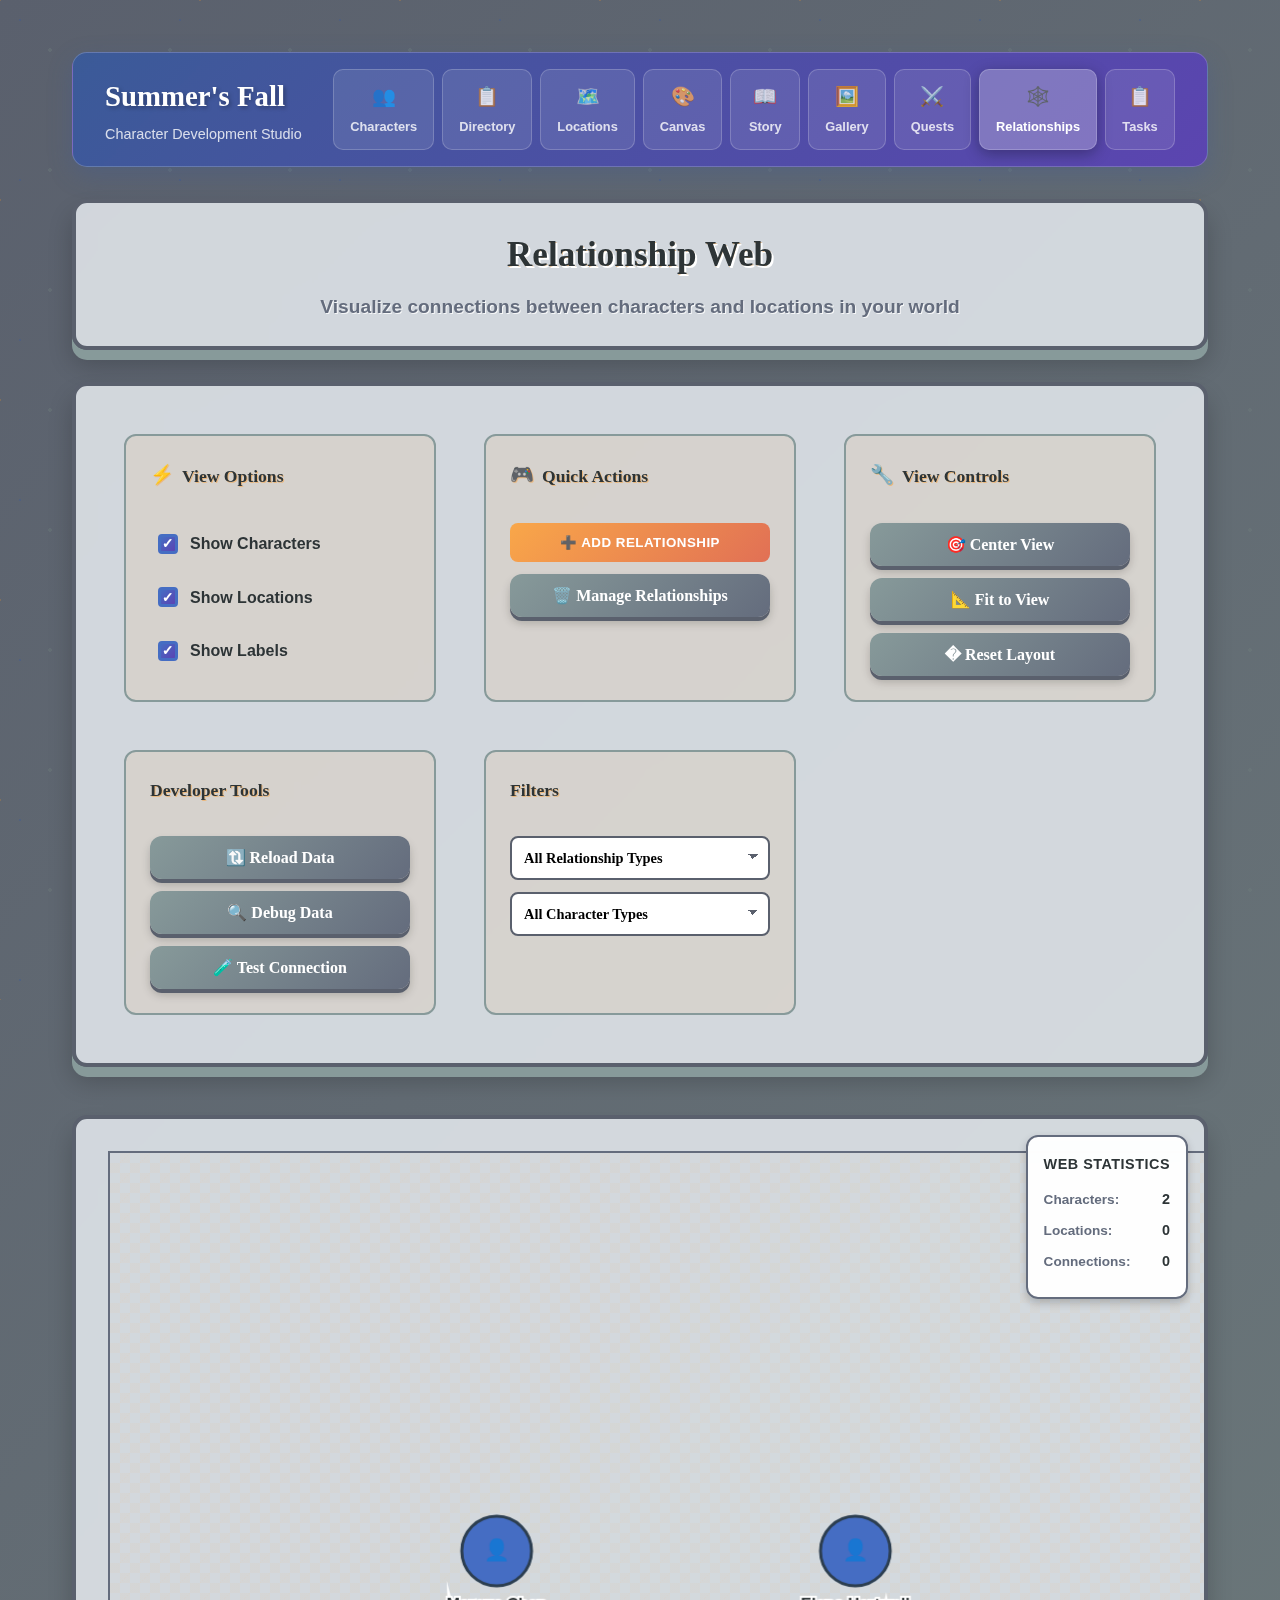
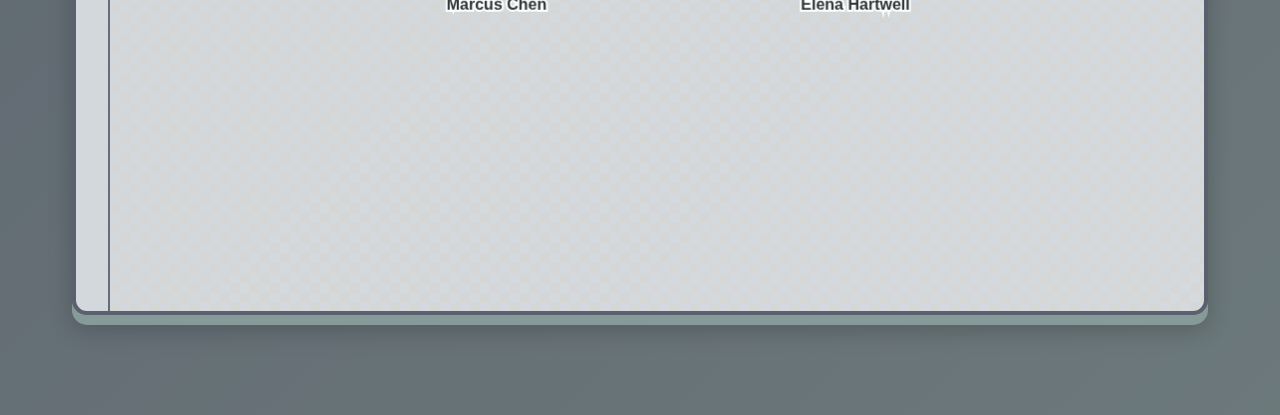
<file: relationship-web.html>
<!DOCTYPE html>
<html lang="en">
<head>
    <meta charset="UTF-8">
    <meta name="viewport" content="width=device-width, initial-scale=1.0">
    <title>Summer's Fall - Relationship Web</title>
    <link rel="stylesheet" href="styles.css">
    <link rel="stylesheet" href="relationship-web.css">
</head>
<body>
    <div class="container">
        <!-- Navigation Header -->
        <nav class="main-nav">
            <div class="nav-brand">
                <h1>Summer's Fall</h1>
                <span class="nav-subtitle">Character Development Studio</span>
            </div>
            <div class="nav-links">
                <a href="main.html" class="nav-link">
                    <span class="nav-icon">👥</span>
                    <span class="nav-text">Characters</span>
                </a>
                <a href="character-list.html" class="nav-link">
                    <span class="nav-icon">📋</span>
                    <span class="nav-text">Directory</span>
                </a>
                <a href="locations.html" class="nav-link">
                    <span class="nav-icon">🗺️</span>
                    <span class="nav-text">Locations</span>
                </a>
                <a href="brainstorm.html" class="nav-link">
                    <span class="nav-icon">🎨</span>
                    <span class="nav-text">Canvas</span>
                </a>
                <a href="story-editor.html" class="nav-link">
                    <span class="nav-icon">📖</span>
                    <span class="nav-text">Story</span>
                </a>
                <a href="concept-gallery.html" class="nav-link">
                    <span class="nav-icon">🖼️</span>
                    <span class="nav-text">Gallery</span>
                </a>
                <a href="quest-manager.html" class="nav-link">
                    <span class="nav-icon">⚔️</span>
                    <span class="nav-text">Quests</span>
                </a>
                <a href="relationship-web.html" class="nav-link active">
                    <span class="nav-icon">🕸️</span>
                    <span class="nav-text">Relationships</span>
                </a>
                <a href="task-board.html" class="nav-link">
                    <span class="nav-icon">📋</span>
                    <span class="nav-text">Tasks</span>
                </a>
            </div>
        </nav>

        <div class="page-header">
            <h2>Relationship Web</h2>
            <p>Visualize connections between characters and locations in your world</p>
        </div>

        <div class="web-controls">
            <div class="control-section">
                <h3>View Options</h3>
                <div class="control-group">
                    <label class="checkbox-label">
                        <input type="checkbox" id="showCharacters" checked>
                        <span class="checkmark"></span>
                        Show Characters
                    </label>
                    <label class="checkbox-label">
                        <input type="checkbox" id="showLocations" checked>
                        <span class="checkmark"></span>
                        Show Locations
                    </label>
                    <label class="checkbox-label">
                        <input type="checkbox" id="showLabels" checked>
                        <span class="checkmark"></span>
                        Show Labels
                    </label>
                </div>
            </div>

            <div class="control-section">
                <h3>Quick Actions</h3>
                <div class="control-group">
                    <button class="btn-primary" onclick="openRelationshipModal()">
                        ➕ Add Relationship
                    </button>
                    <button class="btn-secondary" onclick="showManageRelationshipsModal()">
                        🗑️ Manage Relationships
                    </button>
                </div>
            </div>

            <div class="control-section">
                <h3>View Controls</h3>
                <div class="control-group">
                    <button class="btn-secondary" onclick="centerWeb()">
                        🎯 Center View
                    </button>
                    <button class="btn-secondary" onclick="fitToView()">
                        📐 Fit to View
                    </button>
                    <button class="btn-secondary" onclick="resetWebLayout()">
                        � Reset Layout
                    </button>
                </div>
            </div>

            <div class="control-section">
                <h3>Developer Tools</h3>
                <div class="control-group">
                    <button class="btn-secondary" onclick="reloadWebData()">
                        🔃 Reload Data
                    </button>
                    <button class="btn-secondary" onclick="debugRelationshipData()">
                        🔍 Debug Data
                    </button>
                    <button class="btn-secondary" onclick="testRelationship()">
                        🧪 Test Connection
                    </button>
                </div>
            </div>

            <div class="control-section">
                <h3>Filters</h3>
                <div class="filter-group">
                    <select id="relationshipTypeFilter">
                        <option value="all">All Relationship Types</option>
                        <option value="family">Family</option>
                        <option value="friend">Friend</option>
                        <option value="enemy">Enemy</option>
                        <option value="romantic">Romantic</option>
                        <option value="professional">Professional</option>
                        <option value="lives_at">Lives At</option>
                        <option value="works_at">Works At</option>
                        <option value="frequents">Frequents</option>
                        <option value="owns">Owns</option>
                    </select>
                    <select id="characterTypeFilter">
                        <option value="all">All Character Types</option>
                        <option value="main">Main Characters</option>
                        <option value="side">Side Characters</option>
                        <option value="background">Background Characters</option>
                    </select>
                </div>
            </div>
        </div>

        <div class="web-container">
            <canvas id="relationshipCanvas"></canvas>
            <div class="web-info" id="webInfo">
                <h4>Web Statistics</h4>
                <div class="stat-item">
                    <span class="stat-label">Characters:</span>
                    <span class="stat-value" id="characterCount">0</span>
                </div>
                <div class="stat-item">
                    <span class="stat-label">Locations:</span>
                    <span class="stat-value" id="locationCount">0</span>
                </div>
                <div class="stat-item">
                    <span class="stat-label">Connections:</span>
                    <span class="stat-value" id="connectionCount">0</span>
                </div>
            </div>
        </div>

        <div class="empty-state" id="webEmptyState" style="display: none;">
            <h3>No Data Available</h3>
            <p>Add some characters and locations first, then create relationships between them!</p>
            <div class="empty-actions">
                <a href="main.html" class="btn-primary">Add Characters</a>
                <a href="locations.html" class="btn-secondary">Add Locations</a>
            </div>
        </div>
    </div>

    <!-- Relationship Modal -->
    <div class="modal" id="relationshipModal">
        <div class="modal-content relationship-modal-content">
            <div class="modal-header">
                <h3 id="relationshipModalTitle">✨ Create New Relationship</h3>
                <button class="modal-close" onclick="closeRelationshipModal()">&times;</button>
            </div>
            <div class="modal-body">
                <form id="relationshipForm">
                    <div class="form-section">
                        <h4>Connection Details</h4>
                        <div class="form-grid">
                            <div class="form-group">
                                <label for="sourceType">From:</label>
                                <select id="sourceType" onchange="updateSourceOptions()">
                                    <option value="character">Character</option>
                                    <option value="location">Location</option>
                                </select>
                            </div>
                            <div class="form-group">
                                <label for="sourceId">Select Source:</label>
                                <select id="sourceId" required>
                                    <option value="">Choose...</option>
                                </select>
                            </div>
                        </div>
                        <div class="form-grid">
                            <div class="form-group">
                                <label for="targetType">To:</label>
                                <select id="targetType" onchange="updateTargetOptions()">
                                    <option value="character">Character</option>
                                    <option value="location">Location</option>
                                </select>
                            </div>
                            <div class="form-group">
                                <label for="targetId">Select Target:</label>
                                <select id="targetId" required>
                                    <option value="">Choose...</option>
                                </select>
                            </div>
                        </div>
                    </div>

                    <div class="form-section">
                        <h4>Relationship Type</h4>
                        <div class="form-group">
                            <label for="relationshipType">Type:</label>
                            <select id="relationshipType" required>
                                <option value="">Choose relationship type...</option>
                                <optgroup label="Character to Character">
                                    <option value="family">Family</option>
                                    <option value="friend">Friend</option>
                                    <option value="enemy">Enemy</option>
                                    <option value="romantic">Romantic</option>
                                    <option value="professional">Professional</option>
                                </optgroup>
                                <optgroup label="Character to Location">
                                    <option value="lives_at">Lives At</option>
                                    <option value="works_at">Works At</option>
                                    <option value="frequents">Frequents</option>
                                    <option value="owns">Owns</option>
                                </optgroup>
                            </select>
                        </div>
                        <div class="form-group">
                            <label for="relationshipDescription">Description (Optional):</label>
                            <textarea id="relationshipDescription" rows="3" placeholder="Additional details about this relationship..."></textarea>
                        </div>
                    </div>

                    <div class="form-section">
                        <h4>Visual Properties</h4>
                        <div class="form-grid">
                            <div class="form-group">
                                <label for="connectionStrength">Connection Strength:</label>
                                <select id="connectionStrength">
                                    <option value="weak">Weak</option>
                                    <option value="normal" selected>Normal</option>
                                    <option value="strong">Strong</option>
                                </select>
                            </div>
                            <div class="form-group">
                                <label for="connectionColor">Connection Color:</label>
                                <select id="connectionColor">
                                    <option value="default">Default</option>
                                    <option value="red">Red</option>
                                    <option value="blue">Blue</option>
                                    <option value="green">Green</option>
                                    <option value="orange">Orange</option>
                                    <option value="purple">Purple</option>
                                </select>
                            </div>
                        </div>
                    </div>
                </form>
            </div>
            <div class="modal-footer">
                <button type="button" class="btn-secondary" onclick="closeRelationshipModal()">Cancel</button>
                <button type="button" class="btn-primary" onclick="saveRelationship()">
                    <span class="btn-icon">✨</span>
                    Create Relationship
                </button>
            </div>
        </div>
    </div>

    <!-- Manage Relationships Modal -->
    <div class="modal" id="manageRelationshipsModal">
        <div class="modal-content">
            <div class="modal-header">
                <h3>Manage Relationships</h3>
                <button class="modal-close" onclick="closeManageRelationshipsModal()">&times;</button>
            </div>
            <div class="modal-body">
                <div class="relationship-list" id="relationshipList">
                    <!-- Relationships will be populated dynamically -->
                </div>
            </div>
            <div class="modal-footer">
                <button type="button" class="btn-secondary" onclick="closeManageRelationshipsModal()">Close</button>
                <button type="button" class="btn-danger" onclick="deleteSelectedRelationships()">Delete Selected</button>
            </div>
        </div>
    </div>

    <!-- Node Details Modal -->
    <div class="modal" id="nodeDetailsModal">
        <div class="modal-content node-details-modal-content">
            <div class="modal-header">
                <h3 id="nodeDetailsTitle">Node Details</h3>
                <button class="modal-close" onclick="closeNodeDetailsModal()">&times;</button>
            </div>
            <div class="modal-body" id="nodeDetailsBody">
                <!-- Details will be populated dynamically -->
            </div>
            <div class="modal-footer">
                <button type="button" class="btn-secondary" onclick="closeNodeDetailsModal()">Close</button>
            </div>
        </div>
    </div>

    <script src="relationship-web.js"></script>
</body>
</html>
</file>
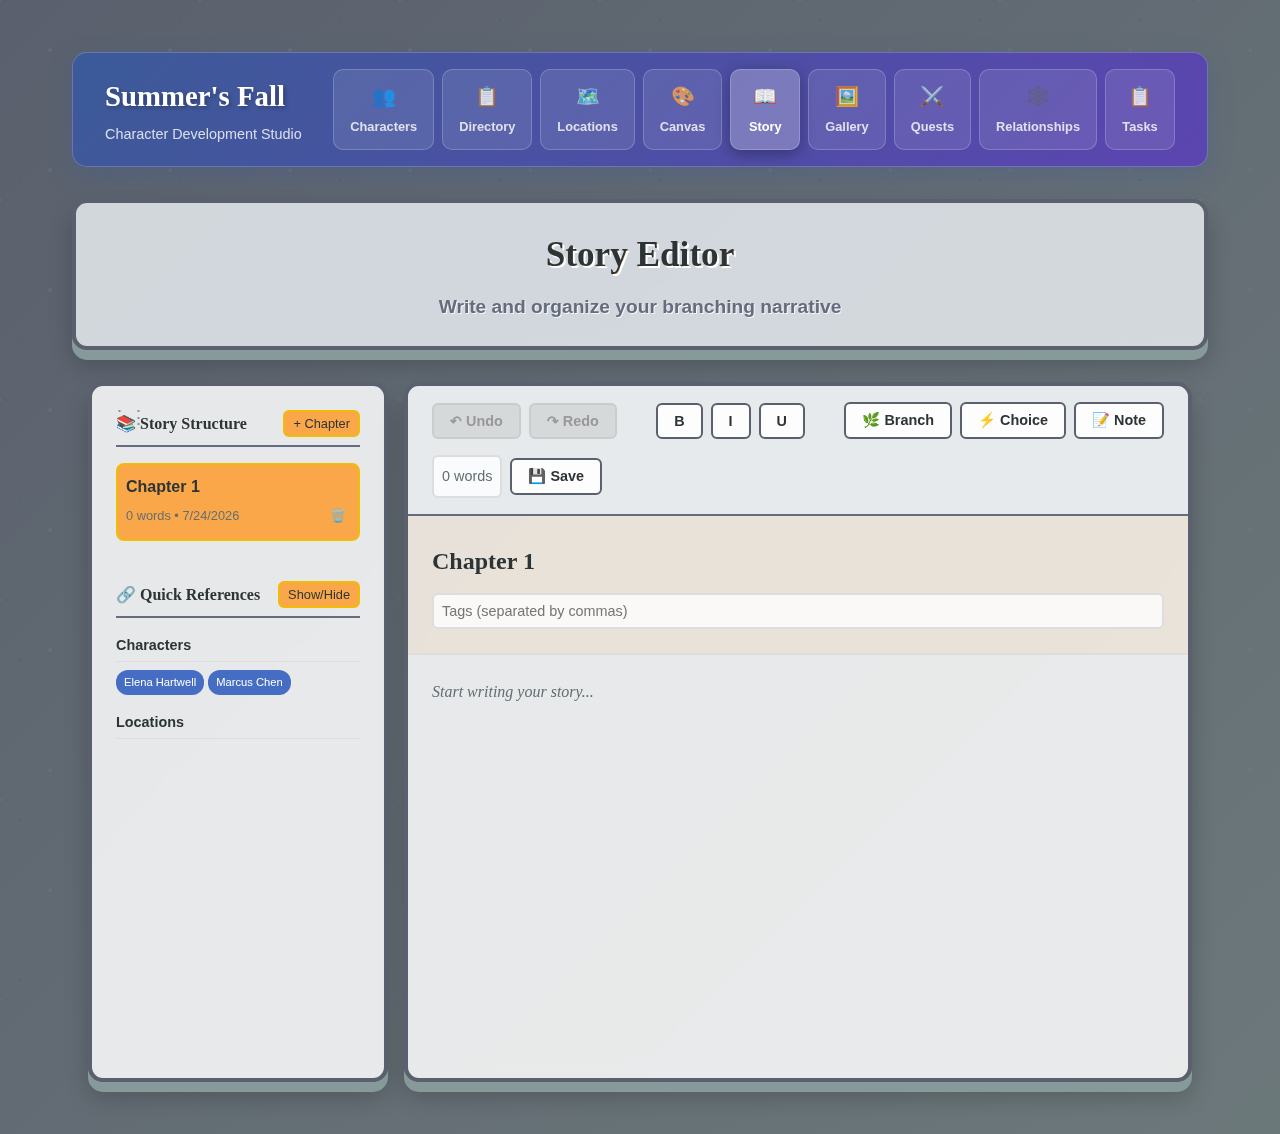
<file: story-editor.html>
<!DOCTYPE html>
<html lang="en">
<head>
    <meta charset="UTF-8">
    <meta name="viewport" content="width=device-width, initial-scale=1.0">
    <title>Story Editor - Summer's Fall</title>
    <link rel="stylesheet" href="styles.css">
    <link rel="stylesheet" href="story-editor.css">
</head>
<body>
    <div class="container">
        <!-- Navigation Header -->
        <nav class="main-nav">
            <div class="nav-brand">
                <h1>Summer's Fall</h1>
                <span class="nav-subtitle">Character Development Studio</span>
            </div>
            <div class="nav-links">
                <a href="main.html" class="nav-link">
                    <span class="nav-icon">👥</span>
                    <span class="nav-text">Characters</span>
                </a>
                <a href="character-list.html" class="nav-link">
                    <span class="nav-icon">📋</span>
                    <span class="nav-text">Directory</span>
                </a>
                <a href="locations.html" class="nav-link">
                    <span class="nav-icon">🗺️</span>
                    <span class="nav-text">Locations</span>
                </a>
                <a href="brainstorm.html" class="nav-link">
                    <span class="nav-icon">🎨</span>
                    <span class="nav-text">Canvas</span>
                </a>
                <a href="story-editor.html" class="nav-link active">
                    <span class="nav-icon">📖</span>
                    <span class="nav-text">Story</span>
                </a>
                <a href="concept-gallery.html" class="nav-link">
                    <span class="nav-icon">🖼️</span>
                    <span class="nav-text">Gallery</span>
                </a>
                <a href="quest-manager.html" class="nav-link">
                    <span class="nav-icon">⚔️</span>
                    <span class="nav-text">Quests</span>
                </a>
                <a href="relationship-web.html" class="nav-link">
                    <span class="nav-icon">🕸️</span>
                    <span class="nav-text">Relationships</span>
                </a>
                <a href="task-board.html" class="nav-link">
                    <span class="nav-icon">📋</span>
                    <span class="nav-text">Tasks</span>
                </a>
            </div>
        </nav>

        <div class="page-header">
            <h2>Story Editor</h2>
            <p>Write and organize your branching narrative</p>
        </div>

        <div class="editor-layout">
            <!-- Sidebar -->
            <div class="editor-sidebar">
                <div class="sidebar-section">
                    <div class="section-header">
                        <h3>📚 Story Structure</h3>
                        <button class="add-btn-small" onclick="addChapter()">+ Chapter</button>
                    </div>
                    <div class="chapter-list" id="chapterList">
                        <!-- Chapters will be inserted here -->
                    </div>
                </div>

                <div class="sidebar-section">
                    <div class="section-header">
                        <h3>🔗 Quick References</h3>
                        <button class="toggle-refs" onclick="toggleReferences()">Show/Hide</button>
                    </div>
                    <div class="references-panel" id="referencesPanel">
                        <div class="ref-category">
                            <h4>Characters</h4>
                            <div class="ref-list" id="characterRefs"></div>
                        </div>
                        <div class="ref-category">
                            <h4>Locations</h4>
                            <div class="ref-list" id="locationRefs"></div>
                        </div>
                    </div>
                </div>
            </div>

            <!-- Main Editor -->
            <div class="editor-main">
                <div class="editor-toolbar">
                    <div class="toolbar-group">
                        <button class="tool-btn" onclick="undoAction()" id="undoBtn" title="Undo (Ctrl+Z)">↶ Undo</button>
                        <button class="tool-btn" onclick="redoAction()" id="redoBtn" title="Redo (Ctrl+Y)">↷ Redo</button>
                    </div>
                    <div class="toolbar-group">
                        <button class="tool-btn" onclick="formatText('bold')" title="Bold">B</button>
                        <button class="tool-btn" onclick="formatText('italic')" title="Italic">I</button>
                        <button class="tool-btn" onclick="formatText('underline')" title="Underline">U</button>
                    </div>
                    <div class="toolbar-group">
                        <button class="tool-btn" onclick="addBranch()" title="Add Story Branch">🌿 Branch</button>
                        <button class="tool-btn" onclick="addChoice()" title="Add Choice">⚡ Choice</button>
                        <button class="tool-btn" onclick="addNote()" title="Add Note">📝 Note</button>
                    </div>
                    <div class="toolbar-group">
                        <span class="word-count" id="wordCount">0 words</span>
                        <button class="tool-btn" onclick="saveStory()" title="Save">💾 Save</button>
                    </div>
                </div>

                <div class="editor-content">
                    <div class="chapter-header" id="chapterHeader">
                        <input type="text" id="chapterTitle" placeholder="Chapter Title" class="chapter-title-input">
                        <div class="chapter-meta">
                            <input type="text" id="chapterTags" placeholder="Tags (separated by commas)" class="chapter-tags-input">
                        </div>
                    </div>

                    <div class="writing-area">
                        <div contenteditable="true" class="text-editor" id="textEditor" placeholder="Start writing your story..."></div>
                    </div>
                </div>
            </div>
        </div>

        <!-- Branch Modal -->
        <div class="modal" id="branchModal">
            <div class="modal-content">
                <h2>Create Story Branch</h2>
                <p>Add a branching point in your story where different choices lead to different outcomes.</p>
                <form id="branchForm">
                    <div class="form-group">
                        <label for="branchTitle">Branch Title</label>
                        <input type="text" id="branchTitle" placeholder="e.g., 'Player chooses their response'">
                    </div>
                    <div class="form-group">
                        <label for="branchDescription">Description</label>
                        <textarea id="branchDescription" placeholder="Describe what happens at this branching point..."></textarea>
                    </div>
                    <div class="form-group">
                        <label>Choices</label>
                        <div id="choicesList">
                            <div class="choice-item">
                                <input type="text" placeholder="Choice 1" class="choice-input">
                                <textarea placeholder="Outcome..." class="choice-outcome"></textarea>
                            </div>
                            <div class="choice-item">
                                <input type="text" placeholder="Choice 2" class="choice-input">
                                <textarea placeholder="Outcome..." class="choice-outcome"></textarea>
                            </div>
                        </div>
                        <button type="button" onclick="addChoiceToModal()">+ Add Choice</button>
                    </div>
                    <div class="form-actions">
                        <button type="button" onclick="closeBranchModal()">Cancel</button>
                        <button type="submit">Insert Branch</button>
                    </div>
                </form>
            </div>
        </div>

        <!-- Note Modal -->
        <div class="modal" id="noteModal">
            <div class="modal-content">
                <h2>Add Story Note</h2>
                <p>Add development notes, reminders, or alternative ideas.</p>
                <form id="noteForm">
                    <div class="form-group">
                        <label for="noteType">Note Type</label>
                        <select id="noteType">
                            <option value="dev">Development Note</option>
                            <option value="idea">Alternative Idea</option>
                            <option value="reminder">Reminder</option>
                            <option value="research">Research Needed</option>
                        </select>
                    </div>
                    <div class="form-group">
                        <label for="noteContent">Note Content</label>
                        <textarea id="noteContent" placeholder="Write your note here..."></textarea>
                    </div>
                    <div class="form-actions">
                        <button type="button" onclick="closeNoteModal()">Cancel</button>
                        <button type="submit">Insert Note</button>
                    </div>
                </form>
            </div>
        </div>
    </div>

    <script src="story-editor.js"></script>
</body>
</html>
</file>
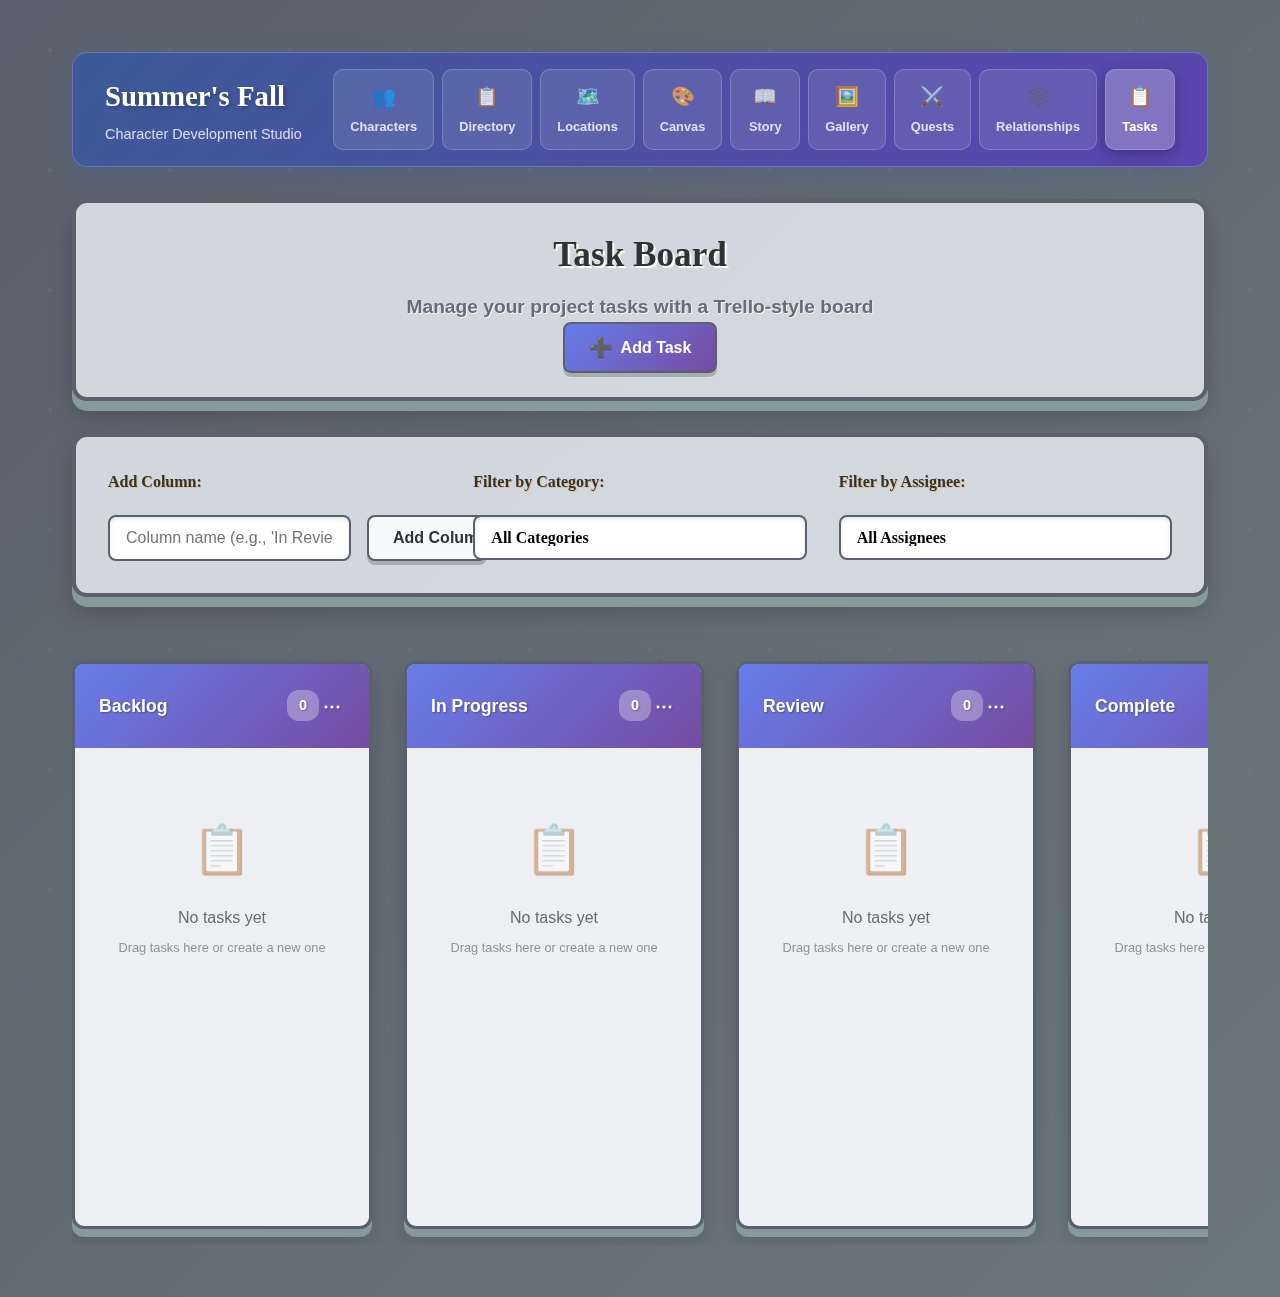
<file: task-board.html>
<!DOCTYPE html>
<html lang="en">
<head>
    <meta charset="UTF-8">
    <meta name="viewport" content="width=device-width, initial-scale=1.0">
    <title>Summer's Fall - Task Board</title>
    <link rel="stylesheet" href="styles.css">
    <link rel="stylesheet" href="task-board.css">
</head>
<body>
    <div class="container">
        <!-- Navigation Header -->
        <nav class="main-nav">
            <div class="nav-brand">
                <h1>Summer's Fall</h1>
                <span class="nav-subtitle">Character Development Studio</span>
            </div>
            <div class="nav-links">
                <a href="main.html" class="nav-link">
                    <span class="nav-icon">👥</span>
                    <span class="nav-text">Characters</span>
                </a>
                <a href="character-list.html" class="nav-link">
                    <span class="nav-icon">📋</span>
                    <span class="nav-text">Directory</span>
                </a>
                <a href="locations.html" class="nav-link">
                    <span class="nav-icon">🗺️</span>
                    <span class="nav-text">Locations</span>
                </a>
                <a href="brainstorm.html" class="nav-link">
                    <span class="nav-icon">🎨</span>
                    <span class="nav-text">Canvas</span>
                </a>
                <a href="story-editor.html" class="nav-link">
                    <span class="nav-icon">📖</span>
                    <span class="nav-text">Story</span>
                </a>
                <a href="concept-gallery.html" class="nav-link">
                    <span class="nav-icon">🖼️</span>
                    <span class="nav-text">Gallery</span>
                </a>
                <a href="quest-manager.html" class="nav-link">
                    <span class="nav-icon">⚔️</span>
                    <span class="nav-text">Quests</span>
                </a>
                <a href="relationship-web.html" class="nav-link">
                    <span class="nav-icon">🕸️</span>
                    <span class="nav-text">Relationships</span>
                </a>
                <a href="task-board.html" class="nav-link active">
                    <span class="nav-icon">📋</span>
                    <span class="nav-text">Tasks</span>
                </a>
            </div>
        </nav>

        <!-- Main Content -->
        <main class="main-content">
            <div class="page-header">
                <h2>Task Board</h2>
                <p>Manage your project tasks with a Trello-style board</p>
                <button class="btn btn-primary" onclick="openTaskModal()">
                    <span class="btn-icon">➕</span>
                    Add Task
                </button>
            </div>

            <!-- Board Controls -->
            <div class="board-controls">
                <div class="control-group">
                    <label for="columnName">Add Column:</label>
                    <div class="add-column-group">
                        <input type="text" id="columnName" placeholder="Column name (e.g., 'In Review')">
                        <button class="btn btn-secondary" onclick="addColumn()">Add Column</button>
                    </div>
                </div>
                <div class="control-group">
                    <label>Filter by Category:</label>
                    <select id="categoryFilter" onchange="filterTasks()">
                        <option value="">All Categories</option>
                        <option value="2d-art">2D Art</option>
                        <option value="3d-art">3D Art</option>
                        <option value="coding">Coding</option>
                        <option value="writing">Writing</option>
                        <option value="music">Music</option>
                        <option value="design">Design</option>
                        <option value="other">Other</option>
                    </select>
                </div>
                <div class="control-group">
                    <label>Filter by Assignee:</label>
                    <select id="assigneeFilter" onchange="filterTasks()">
                        <option value="">All Assignees</option>
                    </select>
                </div>
            </div>

            <!-- Task Board -->
            <div class="task-board" id="taskBoard">
                <!-- Default columns will be created by JavaScript -->
            </div>
        </main>
    </div>

    <!-- Task Modal -->
    <div class="modal-overlay" id="taskModalOverlay">
        <div class="task-modal">
            <div class="modal-header">
                <h3 id="taskModalTitle">Add New Task</h3>
                <button class="close-btn" onclick="closeTaskModal()">×</button>
            </div>
            <div class="modal-body">
                <form id="taskForm">
                    <div class="form-group">
                        <label for="taskTitle">Task Title*</label>
                        <input type="text" id="taskTitle" required>
                    </div>
                    
                    <div class="form-group">
                        <label for="taskDescription">Description</label>
                        <textarea id="taskDescription" rows="3"></textarea>
                    </div>
                    
                    <div class="form-row">
                        <div class="form-group">
                            <label for="taskCategory">Category*</label>
                            <select id="taskCategory" required>
                                <option value="">Select Category</option>
                                <option value="2d-art">2D Art</option>
                                <option value="3d-art">3D Art</option>
                                <option value="coding">Coding</option>
                                <option value="writing">Writing</option>
                                <option value="music">Music</option>
                                <option value="design">Design</option>
                                <option value="other">Other</option>
                            </select>
                        </div>
                        
                        <div class="form-group">
                            <label for="taskAssignee">Assignee</label>
                            <input type="text" id="taskAssignee" placeholder="Who's doing this task?">
                        </div>
                    </div>
                    
                    <div class="form-row">
                        <div class="form-group">
                            <label for="taskPriority">Priority</label>
                            <select id="taskPriority">
                                <option value="low">Low</option>
                                <option value="medium" selected>Medium</option>
                                <option value="high">High</option>
                                <option value="urgent">Urgent</option>
                            </select>
                        </div>
                        
                        <div class="form-group">
                            <label for="taskDueDate">Due Date</label>
                            <input type="date" id="taskDueDate">
                        </div>
                    </div>
                    
                    <div class="form-group">
                        <label for="taskColumn">Column</label>
                        <select id="taskColumn">
                            <!-- Will be populated by JavaScript -->
                        </select>
                    </div>
                </form>
            </div>
            <div class="modal-footer">
                <button type="button" class="btn btn-secondary" onclick="closeTaskModal()">Cancel</button>
                <button type="button" class="btn btn-primary" onclick="saveTask()">Save Task</button>
            </div>
        </div>
    </div>

    <script src="task-board.js"></script>
</body>
</html>
</file>
<file: styles.css>
* {
    margin: 0;
    padding: 0;
    box-sizing: border-box;
}

body {
    font-family: 'Comic Sans MS', 'Trebuchet MS', cursive, sans-serif;
    background: linear-gradient(135deg, #5a606d 0%, #6f7d7d 30%, #3a5a9a 60%, #4a3690 85%, #d18a39 100%);
    background-size: 400% 400%;
    animation: subtleGradient 30s ease infinite;
    min-height: 100vh;
    color: #2d3436;
    line-height: 1.6;
    position: relative;
    padding: 20px;
}

body::before {
    content: '';
    position: fixed;
    top: -100px;
    left: -100px;
    width: calc(100% + 200px);
    height: calc(100% + 200px);
    background-image: 
        radial-gradient(circle at 25% 25%, rgba(111, 125, 125, 0.4) 2px, transparent 2px),
        radial-gradient(circle at 75% 75%, rgba(58, 90, 154, 0.35) 1.5px, transparent 1.5px),
        radial-gradient(circle at 50% 50%, rgba(209, 138, 57, 0.3) 1.2px, transparent 1.2px);
    background-size: 120px 120px, 160px 160px, 200px 200px;
    pointer-events: none;
    z-index: -1;
    animation: rainDrop 12s linear infinite;
}

@keyframes rainDrop {
    0% {
        transform: translate(0, 0);
    }
    100% {
        transform: translate(-120px, 120px);
    }
}

@keyframes subtleGradient {
    0% { background-position: 0% 50%; }
    50% { background-position: 100% 50%; }
    100% { background-position: 0% 50%; }
}

.container {
    max-width: 1200px;
    margin: 0 auto;
    padding: 2rem;
}

.header {
    text-align: center;
    margin-bottom: 3rem;
}

.header h1 {
    color: #ffffff;
    font-size: 2.8rem;
    font-weight: bold;
    margin-bottom: 0.5rem;
    text-shadow: 
        3px 3px 0px #2d3436,
        2px 2px 0px rgba(58, 90, 154, 0.4),
        4px 4px 8px rgba(0, 0, 0, 0.3);
    font-family: 'Comic Sans MS', cursive;
}

.header p {
    color: #e8e8e8;
    font-size: 1.2rem;
    font-weight: 600;
    text-shadow: 2px 2px 4px rgba(0, 0, 0, 0.4);
}

.controls {
    display: flex;
    justify-content: space-between;
    align-items: center;
    gap: 2rem;
    margin-bottom: 2rem;
    flex-wrap: wrap;
}

.control-buttons {
    display: flex;
    gap: 1rem;
    align-items: center;
}

.search-bar {
    flex: 1;
    max-width: 400px;
    position: relative;
}

.search-bar input {
    width: 100%;
    padding: 0.75rem 1rem;
    border: 3px solid #5a606d;
    border-radius: 15px;
    font-size: 1rem;
    background: rgba(255, 255, 255, 0.95);
    backdrop-filter: blur(10px);
    transition: all 0.3s ease;
    color: #2d3436;
    font-family: 'Comic Sans MS', cursive;
    font-weight: bold;
}

.search-bar input::placeholder {
    color: #6f7d7d;
}

.search-bar input:focus {
    outline: none;
    border-color: #d18a39;
    box-shadow: 0 0 0 4px rgba(209, 138, 57, 0.3);
    background: rgba(255, 255, 255, 1);
}

.add-btn {
    background: linear-gradient(135deg, #6f7d7d 0%, #3a5a9a 100%);
    color: #ffffff;
    border: none;
    padding: 0.75rem 2rem;
    border-radius: 20px;
    font-size: 1rem;
    font-weight: bold;
    cursor: pointer;
    transition: all 0.3s ease;
    box-shadow: 0 6px 0px #5a606d, 0 8px 15px rgba(0, 0, 0, 0.2);
    border: 3px solid #5a606d;
    font-family: 'Comic Sans MS', cursive;
}

.add-btn:hover {
    transform: translateY(-3px);
    box-shadow: 0 9px 0px #5a606d, 0 12px 20px rgba(0, 0, 0, 0.3);
    background: linear-gradient(135deg, #4a3690 0%, #d18a39 100%);
    color: #ffffff;
}

.brainstorm-btn {
    background: linear-gradient(135deg, #5b43b3, #456dc3);
    color: white;
    text-decoration: none;
    padding: 12px 20px;
    border-radius: 10px;
    font-weight: bold;
    font-size: 1rem;
    transition: all 0.3s ease;
    border: 2px solid transparent;
    box-shadow: 0 4px 12px rgba(91, 67, 179, 0.3);
}

.brainstorm-btn:hover {
    transform: translateY(-3px);
    box-shadow: 0 8px 20px rgba(91, 67, 179, 0.4);
    background: linear-gradient(135deg, #6a52c2, #5578d2);
}

.character-grid {
    display: grid;
    grid-template-columns: repeat(2, minmax(800px, 1fr));
    gap: 2.5rem;
    margin-bottom: 2rem;
    max-width: none;
    width: 100%;
    padding: 0 2rem;
    box-sizing: border-box;
    justify-content: center;
    margin-left: auto;
    margin-right: auto;
}

.character-card {
    background: rgba(230, 235, 240, 0.85);
    backdrop-filter: blur(10px);
    border-radius: 15px;
    padding: 3rem;
    box-shadow: 
        0 10px 0px #879a9a,
        0 15px 25px rgba(0, 0, 0, 0.2);
    transition: all 0.3s ease;
    border: 4px solid #5a606d;
    position: relative;
    overflow: hidden;
    display: flex;
    gap: 3rem;
    min-height: 450px;
    width: 100%;
}

.character-card::before {
    content: '';
    position: absolute;
    top: 0;
    left: 0;
    right: 0;
    bottom: 0;
    background: linear-gradient(135deg, 
        rgba(209, 138, 57, 0.08) 0%, 
        transparent 50%, 
        rgba(58, 90, 154, 0.08) 100%);
    pointer-events: none;
}

.character-card:hover {
    transform: translateY(-5px);
    box-shadow: 
        0 15px 0px #6f7d7d,
        0 20px 35px rgba(0, 0, 0, 0.3);
    border-color: #4a3690;
}

/* Concept Art Section */
.concept-art-section {
    min-width: 300px;
    display: flex;
    flex-direction: column;
    gap: 1.5rem;
}

.concept-art {
    height: 220px;
    background: rgba(255, 255, 255, 0.8);
    border-radius: 10px;
    border: 3px solid #5a606d;
    overflow: hidden;
    position: relative;
    display: flex;
    align-items: center;
    justify-content: center;
    transition: all 0.3s ease;
    box-shadow: 0 6px 0px #879a9a;
}

.concept-art:hover {
    transform: translateY(-3px);
    box-shadow: 0 9px 0px #879a9a, 0 12px 20px rgba(0, 0, 0, 0.2);
}

.concept-art img {
    width: 100%;
    height: 100%;
    object-fit: cover;
}

.concept-art-placeholder {
    display: flex;
    flex-direction: column;
    align-items: center;
    justify-content: center;
    text-align: center;
    color: #646c7d;
    height: 100%;
    padding: 1rem;
}

.concept-art-placeholder .icon {
    font-size: 3rem;
    margin-bottom: 0.5rem;
    opacity: 0.6;
}

.concept-art-placeholder div:last-child {
    font-weight: 600;
    font-size: 0.9rem;
    line-height: 1.3;
}

.drag-handle {
    position: absolute;
    top: 10px;
    left: 10px;
    cursor: grab;
    font-size: 1.2rem;
    color: #5a606d;
    opacity: 0.7;
    transition: opacity 0.3s ease;
    z-index: 10;
    padding: 5px;
}

.drag-handle:hover {
    opacity: 1;
}

.character-card.dragging {
    opacity: 0.5;
    transform: rotate(5deg);
}

/* Modern Navigation System */
.main-nav {
    background: linear-gradient(135deg, rgba(58, 90, 154, 0.95), rgba(91, 67, 179, 0.95));
    backdrop-filter: blur(10px);
    border-radius: 15px;
    padding: 1rem 2rem;
    margin-bottom: 2rem;
    display: flex;
    justify-content: space-between;
    align-items: center;
    box-shadow: 0 8px 25px rgba(58, 90, 154, 0.3);
    border: 1px solid rgba(255, 255, 255, 0.2);
}

.nav-brand h1 {
    color: white;
    margin: 0;
    font-size: 1.8rem;
    font-family: 'Comic Sans MS', cursive;
    text-shadow: 2px 2px 4px rgba(0, 0, 0, 0.3);
}

.nav-subtitle {
    color: rgba(255, 255, 255, 0.8);
    font-size: 0.9rem;
    font-weight: 500;
    display: block;
    margin-top: 0.2rem;
}

.nav-links {
    display: flex;
    gap: 0.5rem;
}

.nav-link {
    display: flex;
    flex-direction: column;
    align-items: center;
    padding: 0.75rem 1rem;
    text-decoration: none;
    color: rgba(255, 255, 255, 0.8);
    border-radius: 10px;
    transition: all 0.3s ease;
    min-width: 70px;
    background: rgba(255, 255, 255, 0.1);
    border: 1px solid rgba(255, 255, 255, 0.2);
}

.nav-link:hover {
    background: rgba(255, 255, 255, 0.2);
    color: white;
    transform: translateY(-2px);
    box-shadow: 0 4px 15px rgba(0, 0, 0, 0.2);
}

.nav-link.active {
    background: rgba(255, 255, 255, 0.25);
    color: white;
    box-shadow: 0 4px 15px rgba(0, 0, 0, 0.3);
}

.nav-icon {
    font-size: 1.2rem;
    margin-bottom: 0.25rem;
}

.nav-text {
    font-size: 0.8rem;
    font-weight: 600;
}

.page-header {
    text-align: center;
    margin-bottom: 2rem;
    background: rgba(230, 235, 240, 0.85);
    padding: 1.5rem;
    border-radius: 15px;
    backdrop-filter: blur(10px);
    border: 4px solid #5a606d;
    box-shadow: 0 10px 0px #879a9a, 0 15px 25px rgba(0, 0, 0, 0.2);
}

.page-header h2 {
    color: #2d3436;
    font-size: 2.2rem;
    margin-bottom: 0.5rem;
    text-shadow: 2px 2px 0px #ffffff, 1px 1px 0px rgba(249, 167, 73, 0.6);
    font-family: 'Comic Sans MS', cursive;
    font-weight: bold;
}

.page-header p {
    color: #646c7d;
    font-size: 1.2rem;
    font-weight: 600;
    text-shadow: 1px 1px 0px rgba(255, 255, 255, 0.8);
}

.character-info {
    flex: 1;
    display: flex;
    flex-direction: column;
    gap: 1.8rem;
    min-width: 0;
}

.character-header {
    display: flex;
    align-items: center;
    gap: 1rem;
    margin-bottom: 1.5rem;
}

.character-image {
    width: 90px;
    height: 90px;
    border-radius: 50%;
    object-fit: cover;
    border: 4px solid #646c7d;
    background: linear-gradient(135deg, #f9f9f9 0%, #e8e8e8 100%);
    display: flex;
    align-items: center;
    justify-content: center;
    font-size: 2.2rem;
    color: #646c7d;
    box-shadow: 0 4px 0px #879a9a, 0 6px 10px rgba(0, 0, 0, 0.2);
}

.character-name {
    font-size: 1.8rem;
    font-weight: bold;
    color: #2d3436;
    margin-bottom: 0.25rem;
    text-shadow: 2px 2px 0px #ffffff, 1px 1px 0px rgba(249, 167, 73, 0.6);
    font-family: 'Comic Sans MS', cursive;
    display: flex;
    align-items: center;
    gap: 0.75rem;
    flex-wrap: wrap;
}

.character-type-badge {
    font-size: 0.75rem;
    padding: 0.25rem 0.5rem;
    border-radius: 12px;
    font-weight: bold;
    text-transform: uppercase;
    letter-spacing: 0.5px;
    text-shadow: none;
    font-family: system-ui, -apple-system, sans-serif;
}

.character-type-badge.main {
    background: linear-gradient(135deg, #f9a749 0%, #f1bc08 100%);
    color: #2d3436;
    box-shadow: 0 2px 4px rgba(249, 167, 73, 0.4);
}

.character-type-badge.side {
    background: linear-gradient(135deg, #456dc3 0%, #5b43b3 100%);
    color: #ffffff;
    box-shadow: 0 2px 4px rgba(69, 109, 195, 0.4);
}

.character-type-badge.background {
    background: linear-gradient(135deg, #879a9a 0%, #646c7d 100%);
    color: #ffffff;
    box-shadow: 0 2px 4px rgba(135, 154, 154, 0.4);
}

/* Character card type styling */
.character-card.main-character {
    border-color: #f9a749;
    box-shadow: 
        0 10px 0px #f1bc08,
        0 15px 25px rgba(249, 167, 73, 0.3);
}

.character-card.side-character {
    border-color: #456dc3;
    box-shadow: 
        0 10px 0px #5b43b3,
        0 15px 25px rgba(69, 109, 195, 0.3);
}

.character-card.background-character {
    border-color: #879a9a;
    box-shadow: 
        0 10px 0px #646c7d,
        0 15px 25px rgba(135, 154, 154, 0.3);
}

.character-occupation {
    color: #646c7d;
    font-size: 1.1rem;
    font-style: italic;
    font-weight: 600;
}

.character-details {
    display: grid;
    gap: 1rem;
}

.detail-row {
    display: grid;
    grid-template-columns: 1fr 1fr;
    gap: 1rem;
}

.detail-item {
    background: rgba(255, 255, 255, 0.85);
    padding: 1.2rem;
    border-radius: 8px;
    border-left: 6px solid #456dc3;
    border: 3px solid #646c7d;
    word-wrap: break-word;
    box-shadow: 0 4px 0px #879a9a;
    overflow-wrap: break-word;
}

.detail-item.age { border-left-color: #5b43b3; }
.detail-item.height { border-left-color: #456dc3; }
.detail-item.address { border-left-color: #879a9a; }
.detail-item.likes { border-left-color: #f9a749; }
.detail-item.dislikes { border-left-color: #646c7d; }

.detail-label {
    font-size: 0.9rem;
    font-weight: bold;
    color: #2d3436;
    text-transform: uppercase;
    letter-spacing: 0.5px;
    margin-bottom: 0.4rem;
    font-family: 'Comic Sans MS', cursive;
}

.detail-value {
    color: #2d3436;
    font-size: 1.05rem;
    line-height: 1.6;
    word-wrap: break-word;
    overflow-wrap: break-word;
    font-weight: 600;
}

.character-actions {
    display: flex;
    gap: 0.5rem;
    margin-top: 1rem;
    justify-content: flex-end;
}

.edit-btn, .delete-btn {
    padding: 0.5rem 1rem;
    border: none;
    border-radius: 6px;
    font-size: 0.8rem;
    cursor: pointer;
    transition: all 0.3s ease;
    font-weight: bold;
    border: 2px solid #646c7d;
    font-family: 'Comic Sans MS', cursive;
}

.edit-btn {
    background: #456dc3;
    color: #ffffff;
    box-shadow: 0 3px 0px #879a9a;
}

.edit-btn:hover {
    background: #5b43b3;
    transform: translateY(-2px);
    box-shadow: 0 5px 0px #879a9a;
}

.delete-btn {
    background: #879a9a;
    color: #2d3436;
    box-shadow: 0 3px 0px #646c7d;
}

.delete-btn:hover {
    background: #f9a749;
    color: #2d3436;
    transform: translateY(-2px);
    box-shadow: 0 5px 0px #646c7d;
}

/* Modal Styles */
.modal {
    display: none;
    position: fixed;
    top: 0;
    left: 0;
    width: 100%;
    height: 100%;
    background: rgba(0, 0, 0, 0.7);
    backdrop-filter: blur(5px);
    z-index: 1000;
    animation: fadeIn 0.3s ease;
}

.modal.show {
    display: block;
}

.modal-content {
    position: absolute;
    top: 50%;
    left: 50%;
    transform: translate(-50%, -50%);
    background: rgba(255, 255, 255, 0.95);
    padding: 2rem;
    border-radius: 15px;
    width: 90%;
    max-width: 500px;
    max-height: 90vh;
    overflow-y: auto;
    box-shadow: 0 15px 0px #879a9a, 0 20px 40px rgba(0, 0, 0, 0.3);
    border: 4px solid #646c7d;
}

.modal h2 {
    color: #2d3436;
    margin-bottom: 1.5rem;
    text-align: center;
    text-shadow: 2px 2px 0px #ffffff, 1px 1px 0px rgba(249, 167, 73, 0.6);
    font-family: 'Comic Sans MS', cursive;
    font-weight: bold;
}

.form-group {
    margin-bottom: 1.5rem;
}

.form-group label {
    display: block;
    margin-bottom: 0.5rem;
    color: #2d3436;
    font-weight: bold;
    font-size: 0.9rem;
    font-family: 'Comic Sans MS', cursive;
}

.form-group input,
.form-group textarea,
.form-group select {
    width: 100%;
    padding: 0.75rem;
    border: 3px solid #646c7d;
    border-radius: 8px;
    font-size: 1rem;
    transition: all 0.3s ease;
    background: rgba(255, 255, 255, 0.9);
    color: #2d3436;
    font-family: 'Comic Sans MS', cursive;
    font-weight: 600;
}

/* Enhanced Select Dropdown Styling */
.form-group select {
    cursor: pointer;
    background-image: 
        linear-gradient(45deg, transparent 50%, #5a606d 50%),
        linear-gradient(135deg, #5a606d 50%, transparent 50%);
    background-position: 
        calc(100% - 20px) calc(1em + 2px),
        calc(100% - 15px) calc(1em + 2px);
    background-size: 5px 5px, 5px 5px;
    background-repeat: no-repeat;
    appearance: none;
    -webkit-appearance: none;
    -moz-appearance: none;
}

.form-group select:focus {
    background-image: 
        linear-gradient(45deg, transparent 50%, #f9a749 50%),
        linear-gradient(135deg, #f9a749 50%, transparent 50%);
}

/* Select Options Styling */
.form-group select option {
    padding: 0.5rem;
    background: #ffffff;
    color: #2d3436;
    font-weight: 600;
}

.form-group select optgroup {
    font-weight: bold;
    color: #f9a749;
    background: rgba(249, 167, 73, 0.1);
    padding: 0.25rem 0.5rem;
}

.form-group select optgroup option {
    color: #2d3436;
    font-weight: 600;
    padding-left: 1rem;
}

/* Global Select Styling (for selects outside form-group) */
select {
    padding: 0.75rem;
    border: 2px solid #5a606d;
    border-radius: 8px;
    background: white;
    font-size: 0.9rem;
    transition: all 0.2s;
    font-family: 'Comic Sans MS', cursive;
    font-weight: 600;
    cursor: pointer;
    background-image: 
        linear-gradient(45deg, transparent 50%, #5a606d 50%),
        linear-gradient(135deg, #5a606d 50%, transparent 50%);
    background-position: 
        calc(100% - 15px) calc(1em + 2px),
        calc(100% - 10px) calc(1em + 2px);
    background-size: 5px 5px, 5px 5px;
    background-repeat: no-repeat;
    appearance: none;
    -webkit-appearance: none;
    -moz-appearance: none;
}

select:focus {
    outline: none;
    border-color: #f9a749;
    box-shadow: 0 0 0 2px rgba(249, 167, 73, 0.2);
    background-image: 
        linear-gradient(45deg, transparent 50%, #f9a749 50%),
        linear-gradient(135deg, #f9a749 50%, transparent 50%);
}

select option {
    padding: 0.5rem;
    background: #ffffff;
    color: #2d3436;
    font-weight: 600;
}

select optgroup {
    font-weight: bold;
    color: #f9a749;
    background: rgba(249, 167, 73, 0.1);
}

select optgroup option {
    color: #2d3436;
    font-weight: 600;
    padding-left: 1rem;
}

.form-group input::placeholder,
.form-group textarea::placeholder {
    color: #879a9a;
}

.form-group input:focus,
.form-group textarea:focus,
.form-group select:focus {
    outline: none;
    border-color: #f9a749;
    background: rgba(255, 255, 255, 1);
    box-shadow: 0 0 0 4px rgba(249, 167, 73, 0.4);
}

.form-group textarea {
    resize: vertical;
    min-height: 80px;
}

.form-actions {
    display: flex;
    gap: 1rem;
    justify-content: flex-end;
    margin-top: 2rem;
}

.cancel-btn, .save-btn {
    padding: 0.75rem 1.5rem;
    border: none;
    border-radius: 8px;
    font-size: 1rem;
    cursor: pointer;
    transition: all 0.3s ease;
    font-weight: bold;
    border: 3px solid #646c7d;
    font-family: 'Comic Sans MS', cursive;
}

.cancel-btn {
    background: #879a9a;
    color: #2d3436;
    box-shadow: 0 4px 0px #646c7d;
}

.cancel-btn:hover {
    background: #456dc3;
    color: #ffffff;
    transform: translateY(-2px);
    box-shadow: 0 6px 0px #646c7d;
}

.save-btn {
    background: linear-gradient(135deg, #456dc3 0%, #5b43b3 100%);
    color: #ffffff;
    box-shadow: 0 4px 0px #646c7d;
}

.save-btn:hover {
    transform: translateY(-2px);
    box-shadow: 0 6px 0px #646c7d;
    background: linear-gradient(135deg, #f9a749 0%, #f1bc08 100%);
    color: #2d3436;
}

.empty-state {
    text-align: center;
    padding: 4rem 2rem;
    color: #646c7d;
}

.empty-state h3 {
    font-size: 1.5rem;
    margin-bottom: 1rem;
    color: #2d3436;
    text-shadow: 2px 2px 0px #ffffff, 1px 1px 0px rgba(249, 167, 73, 0.6);
    font-family: 'Comic Sans MS', cursive;
    font-weight: bold;
}

.empty-state p {
    font-size: 1.1rem;
    margin-bottom: 2rem;
    font-weight: 600;
}

/* Enhanced notes styling in character cards */
.detail-item.notes {
    background: linear-gradient(135deg, rgba(58, 90, 154, 0.1), rgba(91, 67, 179, 0.08));
    border-left: 4px solid #3a5a9a;
    padding: 1rem;
    border-radius: 8px;
    margin-top: 1rem;
    position: relative;
}

.detail-item.notes::before {
    content: '';
    position: absolute;
    top: 0;
    left: 0;
    right: 0;
    bottom: 0;
    background: linear-gradient(45deg, transparent 49%, rgba(91, 67, 179, 0.05) 50%, transparent 51%);
    pointer-events: none;
    border-radius: 8px;
}

.detail-item.notes .detail-label {
    color: #3a5a9a;
    font-weight: bold;
    margin-bottom: 0.5rem;
}

.detail-item.notes .detail-value {
    font-style: italic;
    line-height: 1.5;
}

@keyframes fadeIn {
    from { opacity: 0; }
    to { opacity: 1; }
}

@media (max-width: 1700px) {
    .character-grid {
        grid-template-columns: 1fr;
        max-width: 900px;
        margin-left: auto;
        margin-right: auto;
        padding: 0;
    }
}

@media (max-width: 768px) {
    .container {
        padding: 1rem;
    }

    .controls {
        flex-direction: column;
        align-items: stretch;
    }

    .character-grid {
        max-width: 100%;
        grid-template-columns: 1fr;
        padding: 0;
    }

    .detail-row {
        grid-template-columns: 1fr;
    }

    .character-card {
        flex-direction: column;
        gap: 1.5rem;
        min-height: auto;
        padding: 2rem;
    }

    .concept-art-section {
        flex: none;
        width: 100%;
    }

    .concept-art {
        height: 180px;
    }

    .character-info {
        flex: none;
        gap: 1.5rem;
    }

    .character-name {
        font-size: 1.5rem;
    }

    .character-image {
        width: 80px;
        height: 80px;
        font-size: 2rem;
    }

    .detail-value {
        font-size: 0.95rem;
    }
    
    /* Enhanced mobile experience */
    /* Better touch targets */
    .edit-btn, .delete-btn, .add-btn, .save-btn, .cancel-btn {
        min-height: 44px;
        min-width: 44px;
        font-size: 1rem;
        padding: 12px 20px;
    }
    
    /* Improved modal for mobile */
    .modal-content {
        width: 95vw;
        max-height: 90vh;
        margin: 2.5vh auto;
        padding: 1.5rem;
        overflow-y: auto;
    }
    
    /* Better form inputs for touch */
    input, textarea, select {
        min-height: 44px;
        font-size: 16px; /* Prevents zoom on iOS */
        padding: 12px;
    }
    
    textarea {
        min-height: 100px;
    }
    
    /* Better search bar on mobile */
    .search-bar input {
        font-size: 16px;
        padding: 15px;
    }
    
    /* Drag handle more prominent on mobile */
    .drag-handle {
        font-size: 1.5rem;
        padding: 15px;
        opacity: 1; /* Always visible on mobile */
    }
}

/* Touch-friendly improvements for all devices */
@media (hover: none) and (pointer: coarse) {
    /* This targets touch devices */
    .character-card {
        transition: transform 0.2s ease;
    }
    
    .character-card:active {
        transform: scale(0.98);
    }
    
    .drag-handle {
        opacity: 1;
        background: rgba(90, 96, 109, 0.2);
        border-radius: 8px;
    }
}
</file>
<file: brainstorm.css>
/* Brainstorm Canvas Specific Styles */
.brainstorm-container {
    height: 100vh;
    display: flex;
    flex-direction: column;
    overflow: hidden;
    padding: 1rem;
    box-sizing: border-box;
}

.brainstorm-header {
    background: rgba(230, 235, 240, 0.95);
    backdrop-filter: blur(10px);
    border-bottom: 2px solid #5a606d;
    border-radius: 10px;
    padding: 1rem 2rem;
    display: flex;
    justify-content: space-between;
    align-items: center;
    flex-wrap: wrap;
    gap: 1rem;
    margin-bottom: 1rem;
}

.brainstorm-header h2 {
    color: #2d3436;
    font-size: 1.5rem;
    margin: 0;
    text-shadow: 2px 2px 0px #ffffff, 1px 1px 0px rgba(249, 167, 73, 0.6);
    font-family: 'Comic Sans MS', cursive;
}

.brainstorm-controls {
    display: flex;
    align-items: center;
    gap: 1rem;
    flex-wrap: wrap;
}

.tool-btn {
    background: rgba(255, 255, 255, 0.8);
    border: 2px solid #5a606d;
    border-radius: 8px;
    padding: 10px;
    font-size: 1.2rem;
    cursor: pointer;
    transition: all 0.3s ease;
    min-width: 44px;
    min-height: 44px;
}

.tool-btn:hover {
    background: rgba(58, 90, 154, 0.1);
    transform: translateY(-2px);
}

.tool-btn.active {
    background: #3a5a9a;
    color: white;
    box-shadow: 0 4px 12px rgba(58, 90, 154, 0.3);
}

.color-picker {
    display: flex;
    align-items: center;
    gap: 0.5rem;
}

.color-picker input[type="color"] {
    width: 40px;
    height: 40px;
    border: 2px solid #5a606d;
    border-radius: 50%;
    cursor: pointer;
    background: none;
}

.brush-size {
    display: flex;
    align-items: center;
    gap: 0.5rem;
    font-size: 0.9rem;
    color: #2d3436;
}

.brush-size input[type="range"] {
    width: 80px;
}

.action-btn {
    background: #d18a39;
    color: white;
    border: none;
    border-radius: 8px;
    padding: 10px 16px;
    cursor: pointer;
    transition: all 0.3s ease;
    font-size: 0.9rem;
    font-weight: bold;
}

.action-btn:hover {
    background: #b8732e;
    transform: translateY(-2px);
}

.action-btn:disabled {
    opacity: 0.5 !important;
    cursor: not-allowed !important;
    transform: none !important;
}

.action-btn:disabled:hover {
    background: #d18a39 !important;
    transform: none !important;
    box-shadow: 0 4px 12px rgba(0, 0, 0, 0.2) !important;
}

.back-btn {
    background: #6f7d7d;
    text-decoration: none;
}

.back-btn:hover {
    background: #5a606d;
}

.canvas-container {
    flex: 1;
    position: relative;
    overflow: hidden;
    background: linear-gradient(135deg, #5a606d 0%, #6f7d7d 30%, #3a5a9a 60%, #4a3690 85%, #d18a39 100%);
    background-size: 400% 400%;
    animation: subtleGradient 30s ease infinite;
}

#drawingCanvas {
    position: absolute;
    top: 0;
    left: 0;
    cursor: crosshair;
    background: 
        radial-gradient(circle, rgba(255, 255, 255, 0.25) 0.5px, transparent 0.5px),
        linear-gradient(0deg, rgba(255, 255, 255, 0.05) 1px, transparent 1px),
        linear-gradient(90deg, rgba(255, 255, 255, 0.05) 1px, transparent 1px),
        rgba(255, 255, 255, 0.08);
    background-size: 24px 24px, 24px 24px, 24px 24px, 100% 100%;
    width: 100%;
    height: 100%;
}

#textElements, #stickyNotes, #arrows {
    position: absolute;
    top: 0;
    left: 0;
    width: 100%;
    height: 100%;
    pointer-events: none;
}

.text-element {
    position: absolute;
    color: #2d3436;
    font-family: 'Comic Sans MS', 'Trebuchet MS', cursive, sans-serif;
    background: rgba(255, 255, 255, 0.9);
    padding: 8px 12px;
    border-radius: 6px;
    border: 2px solid #5a606d;
    cursor: move;
    pointer-events: all;
    box-shadow: 0 4px 12px rgba(0, 0, 0, 0.2);
    max-width: 300px;
    word-wrap: break-word;
}

.text-element:hover {
    box-shadow: 0 6px 16px rgba(0, 0, 0, 0.3);
    transform: translateY(-2px);
}

.sticky-note {
    position: absolute;
    width: 200px;
    height: 200px;
    padding: 15px;
    border-radius: 8px;
    cursor: move;
    pointer-events: all;
    box-shadow: 0 4px 12px rgba(0, 0, 0, 0.2);
    font-family: 'Comic Sans MS', 'Trebuchet MS', cursive, sans-serif;
    font-size: 14px;
    color: #2d3436;
    border: 2px solid rgba(0, 0, 0, 0.1);
    display: flex;
    align-items: flex-start;
    justify-content: flex-start;
    text-align: left;
    overflow: hidden;
    word-wrap: break-word;
}

.sticky-note:hover {
    transform: translateY(-3px) rotate(1deg);
    box-shadow: 0 8px 20px rgba(0, 0, 0, 0.3);
}

.arrow {
    position: absolute;
    pointer-events: all;
    cursor: move;
}

.arrow svg {
    overflow: visible;
}

.arrow line {
    stroke: #2d3436;
    stroke-width: 3;
    marker-end: url(#arrowhead);
}

.arrow:hover line {
    stroke: #3a5a9a;
    stroke-width: 4;
}

/* Modal Styles */
.text-modal {
    position: fixed;
    top: 0;
    left: 0;
    width: 100%;
    height: 100%;
    background: rgba(0, 0, 0, 0.6);
    display: flex;
    justify-content: center;
    align-items: center;
    z-index: 1000;
}

.text-modal.hidden {
    display: none;
}

.text-modal .modal-content {
    background: rgba(230, 235, 240, 0.95);
    backdrop-filter: blur(10px);
    border-radius: 15px;
    padding: 2rem;
    border: 2px solid #5a606d;
    max-width: 500px;
    width: 90%;
}

.text-modal h3 {
    margin-top: 0;
    color: #2d3436;
}

.text-modal textarea {
    width: 100%;
    min-height: 100px;
    margin: 1rem 0;
    padding: 12px;
    border: 2px solid #5a606d;
    border-radius: 8px;
    font-family: 'Comic Sans MS', 'Trebuchet MS', cursive, sans-serif;
    font-size: 14px;
    resize: vertical;
}

.text-style-controls {
    display: flex;
    gap: 1rem;
    align-items: center;
    margin: 1rem 0;
    flex-wrap: wrap;
}

.text-style-controls select {
    padding: 8px;
    border: 2px solid #5a606d;
    border-radius: 6px;
    background: white;
}

.text-style-controls label {
    display: flex;
    align-items: center;
    gap: 0.5rem;
    font-size: 0.9rem;
}

.sticky-color-picker {
    display: flex;
    gap: 1rem;
    margin: 1rem 0;
    justify-content: center;
}

.color-option {
    width: 40px;
    height: 40px;
    border-radius: 50%;
    cursor: pointer;
    border: 3px solid transparent;
    transition: all 0.3s ease;
}

.color-option:hover {
    transform: scale(1.1);
}

.color-option.selected {
    border-color: #2d3436;
    transform: scale(1.2);
}

.modal-actions {
    display: flex;
    gap: 1rem;
    justify-content: flex-end;
    margin-top: 1.5rem;
}

.modal-actions button {
    padding: 10px 20px;
    border: none;
    border-radius: 8px;
    cursor: pointer;
    font-weight: bold;
    transition: all 0.3s ease;
}

.modal-actions button:first-child {
    background: #6f7d7d;
    color: white;
}

.modal-actions button:last-child {
    background: #d18a39;
    color: white;
}

.modal-actions button:hover {
    transform: translateY(-2px);
    box-shadow: 0 4px 12px rgba(0, 0, 0, 0.2);
}

/* Delete button for canvas elements */
.delete-btn {
    position: absolute;
    top: -8px;
    right: -8px;
    width: 24px;
    height: 24px;
    background: #e74c3c;
    color: white;
    border-radius: 50%;
    display: flex;
    align-items: center;
    justify-content: center;
    font-size: 18px;
    font-weight: bold;
    cursor: pointer;
    opacity: 0;
    transition: all 0.2s ease;
    z-index: 10;
    line-height: 1;
    box-shadow: 0 2px 8px rgba(231, 76, 60, 0.4);
}

.delete-btn:hover {
    background: #c0392b;
    transform: scale(1.1);
    box-shadow: 0 4px 12px rgba(231, 76, 60, 0.6);
}

/* Custom confirmation modal */
.confirm-modal {
    position: fixed;
    top: 0;
    left: 0;
    width: 100%;
    height: 100%;
    background: rgba(0, 0, 0, 0.6);
    display: flex;
    justify-content: center;
    align-items: center;
    z-index: 2000;
    backdrop-filter: blur(4px);
}

.confirm-content {
    background: rgba(230, 235, 240, 0.95);
    backdrop-filter: blur(10px);
    border-radius: 15px;
    padding: 2rem;
    border: 2px solid #5a606d;
    max-width: 400px;
    width: 90%;
    text-align: center;
    box-shadow: 0 10px 30px rgba(0, 0, 0, 0.3);
}

.confirm-content h3 {
    margin-top: 0;
    color: #e74c3c;
    font-size: 1.4rem;
}

.confirm-content p {
    color: #2d3436;
    margin: 1rem 0 1.5rem;
    line-height: 1.5;
}

.confirm-actions {
    display: flex;
    gap: 1rem;
    justify-content: center;
}

.confirm-actions button {
    padding: 10px 20px;
    border: none;
    border-radius: 8px;
    cursor: pointer;
    font-weight: bold;
    transition: all 0.3s ease;
    min-width: 80px;
}

.confirm-cancel {
    background: #6f7d7d;
    color: white;
}

.confirm-cancel:hover {
    background: #5a606d;
    transform: translateY(-2px);
}

.confirm-delete {
    background: #e74c3c;
    color: white;
}

.confirm-delete:hover {
    background: #c0392b;
    transform: translateY(-2px);
    box-shadow: 0 4px 12px rgba(231, 76, 60, 0.4);
}

/* Enhanced text and sticky note styling */
.text-element, .sticky-note {
    position: relative;
}

.text-element:hover, .sticky-note:hover {
    outline: 2px dashed #3a5a9a;
    outline-offset: 2px;
}

.text-element:hover .delete-btn,
.sticky-note:hover .delete-btn {
    opacity: 1;
}

/* Improved click affordance */
.text-element::after, .sticky-note::after {
    content: '✏️ Click to edit';
    position: absolute;
    bottom: -25px;
    left: 50%;
    transform: translateX(-50%);
    background: rgba(58, 90, 154, 0.9);
    color: white;
    padding: 4px 8px;
    border-radius: 4px;
    font-size: 11px;
    opacity: 0;
    transition: opacity 0.2s ease;
    pointer-events: none;
    white-space: nowrap;
}

.text-element:hover::after, .sticky-note:hover::after {
    opacity: 1;
}

/* Undo/Redo button styles */
.action-btn:disabled {
    opacity: 0.5 !important;
    cursor: not-allowed !important;
    transform: none !important;
}

.action-btn:disabled:hover {
    background: #d18a39 !important;
    transform: none !important;
    box-shadow: 0 4px 12px rgba(0, 0, 0, 0.2) !important;
}

/* Add keyboard shortcut hints */
#undoAction::after {
    content: ' (Ctrl+Z)';
    font-size: 0.7em;
    opacity: 0.7;
}

#redoAction::after {
    content: ' (Ctrl+Y)';
    font-size: 0.7em;
    opacity: 0.7;
}

/* Mobile - hide keyboard shortcuts */
@media (max-width: 768px) {
    #undoAction::after,
    #redoAction::after {
        display: none;
    }
    
    .text-element::after, .sticky-note::after {
        content: '👆 Tap to edit';
        bottom: -30px;
        font-size: 10px;
    }
    
    .delete-btn {
        opacity: 0.7; /* Always slightly visible on mobile */
        width: 28px;
        height: 28px;
        font-size: 20px;
    }
}
</file>
<file: character-list.css>
/* Character List Specific Styles */
.list-container {
    max-width: 1000px;
    margin: 0 auto;
    padding: 0 1rem;
}

.list-header {
    display: flex;
    justify-content: space-between;
    align-items: center;
    margin-bottom: 2rem;
    padding: 1rem;
    background: rgba(255, 255, 255, 0.8);
    border-radius: 12px;
    backdrop-filter: blur(10px);
    border: 2px solid #5a606d;
    flex-wrap: wrap;
    gap: 1rem;
}

.sort-controls {
    display: flex;
    align-items: center;
    gap: 0.5rem;
}

.sort-controls label {
    font-weight: 600;
    color: #2d3436;
}

.sort-controls select {
    padding: 0.5rem;
    border: 2px solid #5a606d;
    border-radius: 6px;
    background: white;
    color: #2d3436;
    font-size: 0.9rem;
}

.sort-btn, .view-btn {
    padding: 0.5rem 1rem;
    border: 2px solid #5a606d;
    border-radius: 6px;
    background: rgba(255, 255, 255, 0.9);
    color: #2d3436;
    cursor: pointer;
    transition: all 0.3s ease;
    font-size: 0.9rem;
}

.sort-btn:hover, .view-btn:hover {
    background: rgba(58, 90, 154, 0.1);
    transform: translateY(-1px);
}

.view-controls {
    display: flex;
    gap: 0.5rem;
}

/* Character List Items */
.character-list {
    display: flex;
    flex-direction: column;
    gap: 1rem;
}

.character-item {
    background: rgba(255, 255, 255, 0.9);
    border: 2px solid #5a606d;
    border-radius: 12px;
    overflow: hidden;
    transition: all 0.3s ease;
    backdrop-filter: blur(10px);
}

.character-item:hover {
    transform: translateY(-2px);
    box-shadow: 0 8px 25px rgba(58, 90, 154, 0.15);
}

.character-header {
    padding: 1rem 1.5rem;
    cursor: pointer;
    display: flex;
    justify-content: space-between;
    align-items: center;
    background: rgba(255, 255, 255, 0.5);
    transition: background 0.3s ease;
}

.character-header:hover {
    background: rgba(58, 90, 154, 0.05);
}

.character-basic-info {
    display: flex;
    align-items: center;
    gap: 1rem;
    flex: 1;
}

.character-avatar {
    width: 50px;
    height: 50px;
    border-radius: 50%;
    object-fit: cover;
    border: 2px solid #5a606d;
    background: linear-gradient(135deg, #6f7d7d, #3a5a9a);
    display: flex;
    align-items: center;
    justify-content: center;
    color: white;
    font-weight: bold;
    font-size: 1.2rem;
}

.character-name-info h3 {
    margin: 0;
    color: #2d3436;
    font-size: 1.1rem;
}

.character-quick-details {
    margin: 0.25rem 0 0 0;
    color: #636e72;
    font-size: 0.9rem;
}

.expand-arrow {
    font-size: 1.2rem;
    color: #5a606d;
    transition: transform 0.3s ease;
    user-select: none;
}

.character-item.expanded .expand-arrow {
    transform: rotate(180deg);
}

/* Character Details */
.character-details {
    padding: 0;
    max-height: 0;
    overflow: hidden;
    transition: all 0.3s ease;
    background: rgba(255, 255, 255, 0.3);
}

.character-item.expanded .character-details {
    padding: 1.5rem;
    max-height: 1000px;
}

.details-grid {
    display: grid;
    grid-template-columns: repeat(auto-fit, minmax(250px, 1fr));
    gap: 1.5rem;
}

.detail-section {
    background: rgba(255, 255, 255, 0.6);
    padding: 1rem;
    border-radius: 8px;
    border: 1px solid rgba(90, 96, 109, 0.3);
}

.detail-section h4 {
    margin: 0 0 0.75rem 0;
    color: #2d3436;
    font-size: 1rem;
    border-bottom: 2px solid #f1bc08;
    padding-bottom: 0.5rem;
}

.detail-field {
    margin-bottom: 0.75rem;
}

.detail-field:last-child {
    margin-bottom: 0;
}

.detail-label {
    font-weight: 600;
    color: #2d3436;
    display: block;
    margin-bottom: 0.25rem;
    font-size: 0.9rem;
}

.detail-value {
    color: #636e72;
    line-height: 1.4;
    font-size: 0.9rem;
}

.detail-value.empty {
    color: #b2bec3;
    font-style: italic;
}

/* Character Actions */
.character-actions {
    padding: 1rem 1.5rem;
    background: rgba(255, 255, 255, 0.4);
    border-top: 1px solid rgba(90, 96, 109, 0.3);
    display: flex;
    gap: 0.75rem;
    justify-content: flex-end;
    flex-wrap: wrap;
}

.action-btn-small {
    padding: 0.5rem 1rem;
    border: 2px solid #5a606d;
    border-radius: 6px;
    background: rgba(255, 255, 255, 0.9);
    color: #2d3436;
    text-decoration: none;
    cursor: pointer;
    transition: all 0.3s ease;
    font-size: 0.85rem;
    display: inline-flex;
    align-items: center;
    gap: 0.25rem;
}

.action-btn-small:hover {
    background: rgba(58, 90, 154, 0.1);
    transform: translateY(-1px);
}

.action-btn-small.edit {
    border-color: #3a5a9a;
    color: #3a5a9a;
}

.action-btn-small.delete {
    border-color: #d63031;
    color: #d63031;
}

.action-btn-small.delete:hover {
    background: rgba(214, 48, 49, 0.1);
}

/* Concept Art Gallery */
.concept-gallery {
    display: flex;
    gap: 0.5rem;
    flex-wrap: wrap;
    margin-top: 0.5rem;
}

.concept-thumbnail {
    width: 60px;
    height: 60px;
    border-radius: 6px;
    object-fit: cover;
    border: 2px solid #5a606d;
    cursor: pointer;
    transition: transform 0.2s ease;
}

.concept-thumbnail:hover {
    transform: scale(1.1);
}

/* Responsive Design */
@media (max-width: 768px) {
    .list-header {
        flex-direction: column;
        text-align: center;
    }
    
    .character-basic-info {
        flex-direction: column;
        text-align: center;
        gap: 0.5rem;
    }
    
    .details-grid {
        grid-template-columns: 1fr;
    }
    
    .character-actions {
        justify-content: center;
    }
}

/* Animation for expand/collapse */
@keyframes expandItem {
    from {
        max-height: 0;
        opacity: 0;
    }
    to {
        max-height: 1000px;
        opacity: 1;
    }
}

.character-item.expanded .character-details {
    animation: expandItem 0.3s ease-out;
}

/* Character Type Badge Styles */
.character-name-with-badge {
    display: flex;
    align-items: center;
    gap: 0.75rem;
    flex-wrap: wrap;
}

.character-name-with-badge h3 {
    margin: 0;
}

.character-type-badge {
    padding: 0.25rem 0.75rem;
    border-radius: 20px;
    font-size: 0.75rem;
    font-weight: bold;
    text-transform: uppercase;
    letter-spacing: 0.5px;
    color: white;
    text-shadow: 0 1px 2px rgba(0, 0, 0, 0.2);
    border: 2px solid rgba(255, 255, 255, 0.3);
    box-shadow: 0 2px 4px rgba(0, 0, 0, 0.1);
}

.character-type-badge.main {
    background: linear-gradient(135deg, #f9a749, #e67e22);
    border-color: #d4761a;
}

.character-type-badge.side {
    background: linear-gradient(135deg, #456dc3, #2c3e50);
    border-color: #2471a3;
}

.character-type-badge.background {
    background: linear-gradient(135deg, #879a9a, #34495e);
    border-color: #566573;
}

/* Responsive adjustments for badges */
@media (max-width: 768px) {
    .character-name-with-badge {
        flex-direction: column;
        align-items: flex-start;
        gap: 0.5rem;
    }
    
    .character-type-badge {
        font-size: 0.7rem;
        padding: 0.2rem 0.6rem;
    }
}
</file>
<file: locations.css>
/* Locations Specific Styles */

/* List Container and Header */
.list-container {
    max-width: 1000px;
    margin: 0 auto;
    padding: 0 1rem;
}

.list-header {
    display: flex;
    justify-content: space-between;
    align-items: center;
    margin-bottom: 2rem;
    padding: 1rem;
    background: rgba(255, 255, 255, 0.8);
    border-radius: 12px;
    backdrop-filter: blur(10px);
    border: 2px solid #5a606d;
    flex-wrap: wrap;
    gap: 1rem;
}

.sort-controls {
    display: flex;
    align-items: center;
    gap: 0.5rem;
}

.sort-controls label {
    font-weight: 600;
    color: #2d3436;
}

.sort-controls select {
    padding: 0.5rem;
    border: 2px solid #5a606d;
    border-radius: 6px;
    background: white;
    color: #2d3436;
    font-size: 0.9rem;
}

.sort-btn, .view-btn {
    padding: 0.5rem 1rem;
    border: 2px solid #5a606d;
    border-radius: 6px;
    background: rgba(255, 255, 255, 0.9);
    color: #2d3436;
    cursor: pointer;
    transition: all 0.3s ease;
    font-size: 0.9rem;
}

.sort-btn:hover, .view-btn:hover {
    background: rgba(58, 90, 154, 0.1);
    transform: translateY(-1px);
}

.view-controls {
    display: flex;
    gap: 0.5rem;
}

.location-list {
    display: flex;
    flex-direction: column;
    gap: 1rem;
}

.location-item {
    background: rgba(255, 255, 255, 0.9);
    border: 2px solid #5a606d;
    border-radius: 12px;
    overflow: hidden;
    transition: all 0.3s ease;
    backdrop-filter: blur(10px);
}

.location-item:hover {
    transform: translateY(-2px);
    box-shadow: 0 8px 25px rgba(58, 90, 154, 0.15);
}

.location-header {
    padding: 1rem 1.5rem;
    cursor: pointer;
    display: flex;
    justify-content: space-between;
    align-items: center;
    background: rgba(255, 255, 255, 0.5);
    transition: background 0.3s ease;
}

.location-header:hover {
    background: rgba(58, 90, 154, 0.05);
}

.location-basic-info {
    display: flex;
    align-items: center;
    gap: 1rem;
    flex: 1;
}

.location-icon {
    width: 50px;
    height: 50px;
    border-radius: 8px;
    object-fit: cover;
    border: 2px solid #5a606d;
    background: linear-gradient(135deg, #6f7d7d, #3a5a9a);
    display: flex;
    align-items: center;
    justify-content: center;
    color: white;
    font-weight: bold;
    font-size: 1.4rem;
    flex-shrink: 0;
}

.location-name-info h3 {
    margin: 0;
    color: #2d3436;
    font-size: 1.1rem;
}

.location-quick-details {
    margin: 0.25rem 0 0 0;
    color: #636e72;
    font-size: 0.9rem;
    display: flex;
    gap: 0.5rem;
    flex-wrap: wrap;
}

.location-type-badge {
    background: rgba(58, 90, 154, 0.1);
    color: #3a5a9a;
    padding: 0.2rem 0.5rem;
    border-radius: 4px;
    font-size: 0.8rem;
    font-weight: 600;
    text-transform: capitalize;
}

.importance-badge {
    padding: 0.2rem 0.5rem;
    border-radius: 4px;
    font-size: 0.8rem;
    font-weight: 600;
    text-transform: capitalize;
}

.importance-high {
    background: rgba(214, 48, 49, 0.1);
    color: #d63031;
}

.importance-medium {
    background: rgba(241, 188, 8, 0.1);
    color: #f1bc08;
}

.importance-low {
    background: rgba(0, 184, 148, 0.1);
    color: #00b894;
}

.location-item.expanded .expand-arrow {
    transform: rotate(180deg);
}

/* Location Details */
.location-details {
    padding: 0;
    max-height: 0;
    overflow: hidden;
    transition: all 0.3s ease;
    background: rgba(255, 255, 255, 0.3);
}

.location-item.expanded .location-details {
    padding: 1.5rem;
    max-height: 1500px;
}

.location-image {
    width: 100%;
    max-width: 300px;
    height: 200px;
    object-fit: cover;
    border-radius: 8px;
    border: 2px solid #5a606d;
    margin-bottom: 1rem;
}

.location-details-grid {
    display: grid;
    grid-template-columns: repeat(auto-fit, minmax(300px, 1fr));
    gap: 1.5rem;
}

.location-detail-section {
    background: rgba(255, 255, 255, 0.6);
    padding: 1rem;
    border-radius: 8px;
    border: 1px solid rgba(90, 96, 109, 0.3);
}

.location-detail-section h4 {
    margin: 0 0 0.75rem 0;
    color: #2d3436;
    font-size: 1rem;
    border-bottom: 2px solid #f1bc08;
    padding-bottom: 0.5rem;
}

.location-detail-field {
    margin-bottom: 0.75rem;
}

.location-detail-field:last-child {
    margin-bottom: 0;
}

.location-detail-label {
    font-weight: 600;
    color: #2d3436;
    display: block;
    margin-bottom: 0.25rem;
    font-size: 0.9rem;
}

.location-detail-value {
    color: #636e72;
    line-height: 1.4;
    font-size: 0.9rem;
}

.location-detail-value.empty {
    color: #b2bec3;
    font-style: italic;
}

/* Location Actions */
.location-actions {
    padding: 1rem 1.5rem;
    background: rgba(255, 255, 255, 0.4);
    border-top: 1px solid rgba(90, 96, 109, 0.3);
    display: flex;
    gap: 0.75rem;
    justify-content: flex-end;
    flex-wrap: wrap;
}

/* Button Styles */
.add-btn {
    background: linear-gradient(135deg, #f1bc08 0%, #d18a39 100%);
    color: #2d3436;
    border: none;
    padding: 0.75rem 1.5rem;
    border-radius: 25px;
    font-weight: 600;
    cursor: pointer;
    transition: all 0.3s ease;
    box-shadow: 0 4px 15px rgba(241, 188, 8, 0.3);
    text-decoration: none;
    display: inline-flex;
    align-items: center;
    gap: 0.5rem;
}

.add-btn:hover {
    transform: translateY(-2px);
    box-shadow: 0 6px 20px rgba(241, 188, 8, 0.4);
    background: linear-gradient(135deg, #d18a39 0%, #f1bc08 100%);
}

/* Enhanced Empty State for Locations */
.empty-state .empty-icon {
    font-size: 4rem;
    margin-bottom: 1rem;
    opacity: 0.8;
    filter: drop-shadow(2px 2px 4px rgba(0, 0, 0, 0.1));
}

.empty-state h3 {
    color: #2d3436;
    font-size: 1.8rem;
    margin-bottom: 1.2rem;
    text-shadow: 2px 2px 0px #ffffff, 1px 1px 0px rgba(58, 90, 154, 0.3);
    font-family: 'Comic Sans MS', cursive;
    font-weight: bold;
}

.empty-state p {
    font-size: 1.1rem;
    margin-bottom: 2.5rem;
    max-width: 500px;
    margin-left: auto;
    margin-right: auto;
    line-height: 1.6;
    color: #2d3436;
    font-weight: 600;
    text-shadow: 1px 1px 0px rgba(255, 255, 255, 0.8);
}

.empty-state .add-btn {
    font-size: 1.1rem;
    padding: 1rem 2rem;
    background: linear-gradient(135deg, #3a5a9a 0%, #4a3690 100%);
    color: white;
    border: none;
    border-radius: 30px;
    cursor: pointer;
    transition: all 0.3s ease;
    box-shadow: 0 6px 20px rgba(58, 90, 154, 0.3);
    font-weight: 600;
    display: inline-flex;
    align-items: center;
    gap: 0.5rem;
}

.empty-state .add-btn:hover {
    transform: translateY(-3px);
    box-shadow: 0 8px 25px rgba(58, 90, 154, 0.4);
    background: linear-gradient(135deg, #4a3690 0%, #3a5a9a 100%);
}

/* Location Type Icons */
.location-icon.business::before { content: '🏪'; }
.location-icon.residence::before { content: '🏠'; }
.location-icon.landmark::before { content: '🏛️'; }
.location-icon.nature::before { content: '🌲'; }
.location-icon.institutional::before { content: '🏢'; }
.location-icon.entertainment::before { content: '🎭'; }
.location-icon.other::before { content: '📍'; }

/* Character connections */
.character-connections {
    display: flex;
    flex-wrap: wrap;
    gap: 0.5rem;
    margin-top: 0.5rem;
}

.character-tag {
    background: rgba(74, 54, 144, 0.1);
    color: #4a3690;
    padding: 0.2rem 0.5rem;
    border-radius: 4px;
    font-size: 0.8rem;
    font-weight: 500;
}

/* Modal Styles for Locations */
.modal {
    display: none !important;
    position: fixed !important;
    top: 0 !important;
    left: 0 !important;
    width: 100% !important;
    height: 100% !important;
    background: rgba(0, 0, 0, 0.5) !important;
    backdrop-filter: blur(5px) !important;
    z-index: 1000 !important;
    opacity: 0;
    transition: all 0.3s ease;
}

.modal.show {
    display: block !important;
    opacity: 1;
}

.modal-content {
    position: absolute !important;
    top: 50% !important;
    left: 50% !important;
    transform: translate(-50%, -50%) !important;
    background: rgba(255, 255, 255, 0.95) !important;
    border-radius: 15px !important;
    border: 2px solid #5a606d !important;
    backdrop-filter: blur(20px) !important;
    width: 90% !important;
    max-width: 600px !important;
    max-height: 90vh !important;
    overflow-y: auto !important;
    padding: 2rem !important;
    box-shadow: 0 15px 30px rgba(0, 0, 0, 0.3) !important;
}

.modal.show .modal-content {
    transform: translate(-50%, -50%) !important;
}

.modal h2 {
    color: #2d3436;
    margin-bottom: 1rem;
    font-size: 1.5rem;
}

/* Form Styles */
.form-group {
    margin-bottom: 1rem;
}

.form-group label {
    display: block;
    font-weight: 600;
    color: #2d3436;
    margin-bottom: 0.5rem;
}

.form-group input,
.form-group select,
.form-group textarea {
    width: 100%;
    padding: 0.75rem;
    border: 2px solid #5a606d;
    border-radius: 8px;
    background: rgba(255, 255, 255, 0.9);
    color: #2d3436;
    font-size: 1rem;
    transition: border-color 0.3s ease;
}

.form-group input:focus,
.form-group select:focus,
.form-group textarea:focus {
    outline: none;
    border-color: #3a5a9a;
}

.form-group textarea {
    resize: vertical;
    min-height: 80px;
}

.form-actions {
    display: flex;
    gap: 1rem;
    justify-content: flex-end;
    margin-top: 2rem;
    flex-wrap: wrap;
}

.cancel-btn,
.save-btn {
    padding: 0.75rem 1.5rem;
    border: 2px solid;
    border-radius: 8px;
    cursor: pointer;
    font-weight: 600;
    transition: all 0.3s ease;
    text-decoration: none;
    display: inline-flex;
    align-items: center;
    gap: 0.5rem;
}

.cancel-btn {
    background: rgba(255, 255, 255, 0.9);
    border-color: #636e72;
    color: #636e72;
}

.cancel-btn:hover {
    background: rgba(99, 110, 114, 0.1);
    transform: translateY(-2px);
}

.save-btn {
    background: rgba(241, 188, 8, 0.9);
    border-color: #f1bc08;
    color: #2d3436;
}

.save-btn:hover {
    background: rgba(241, 188, 8, 1);
    transform: translateY(-2px);
    box-shadow: 0 4px 15px rgba(241, 188, 8, 0.3);
}

/* Responsive Design */
@media (max-width: 768px) {
    .location-basic-info {
        flex-direction: column;
        text-align: center;
        gap: 0.5rem;
    }
    
    .location-quick-details {
        justify-content: center;
    }
    
    .location-details-grid {
        grid-template-columns: 1fr;
    }
    
    .location-actions {
        justify-content: center;
    }
}

/* Animation for expand/collapse */
@keyframes expandLocationItem {
    from {
        max-height: 0;
        opacity: 0;
    }
    to {
        max-height: 1500px;
        opacity: 1;
    }
}

.location-item.expanded .location-details {
    animation: expandLocationItem 0.3s ease-out;
}

/* Map Import Styles */
.map-upload-area {
    border: 3px dashed #879a9a;
    border-radius: 12px;
    padding: 3rem;
    text-align: center;
    background: rgba(135, 154, 154, 0.05);
    transition: all 0.3s ease;
    cursor: pointer;
    margin-bottom: 2rem;
}

.map-upload-area:hover, .map-upload-area.dragover {
    border-color: #456dc3;
    background: rgba(69, 109, 195, 0.1);
    transform: translateY(-2px);
}

.map-upload-area .upload-icon {
    font-size: 3rem;
    margin-bottom: 1rem;
    opacity: 0.7;
}

.map-upload-area p {
    margin: 0.5rem 0;
    color: #646c7d;
    font-weight: 600;
}

.map-upload-area strong {
    color: #2d3436;
}

.map-preview-container {
    border: 3px solid #879a9a;
    border-radius: 12px;
    padding: 1rem;
    background: rgba(255, 255, 255, 0.9);
    margin-bottom: 1.5rem;
    text-align: center;
}

.current-map-display {
    background: rgba(230, 235, 240, 0.85);
    backdrop-filter: blur(10px);
    border-radius: 15px;
    padding: 2rem;
    margin-bottom: 2rem;
    border: 4px solid #5a606d;
    text-align: center;
}

.current-map-display h3 {
    color: #2d3436;
    font-family: 'Comic Sans MS', cursive;
    margin-bottom: 1rem;
}

.current-map-container {
    border: 3px solid #879a9a;
    border-radius: 12px;
    padding: 1rem;
    background: rgba(255, 255, 255, 0.9);
    margin-bottom: 1rem;
    position: relative;
    max-height: 400px;
    overflow: hidden;
}

.current-map-container img {
    width: 100%;
    height: auto;
    border-radius: 8px;
    cursor: pointer;
    transition: transform 0.3s ease;
}

.current-map-container img:hover {
    transform: scale(1.02);
}

.map-info {
    text-align: left;
    color: #646c7d;
    font-size: 0.9rem;
    margin-top: 1rem;
}

.map-actions {
    display: flex;
    gap: 1rem;
    justify-content: center;
    margin-top: 1rem;
}

.btn-remove-map {
    background: linear-gradient(135deg, #e74c3c 0%, #c0392b 100%);
    color: #ffffff;
    border: none;
    padding: 0.75rem 1.5rem;
    border-radius: 8px;
    font-weight: bold;
    cursor: pointer;
    transition: all 0.3s ease;
    box-shadow: 0 2px 4px rgba(0, 0, 0, 0.2);
}

.btn-remove-map:hover {
    transform: translateY(-2px);
    box-shadow: 0 4px 8px rgba(0, 0, 0, 0.3);
}
</file>
<file: quest-manager.css>
/* Quest Manager Specific Styles */

.quest-controls {
    display: flex;
    justify-content: space-between;
    align-items: flex-start;
    gap: 2rem;
    margin-bottom: 2rem;
    flex-wrap: wrap;
}

.search-filter-section {
    display: flex;
    flex-direction: column;
    gap: 1rem;
    flex: 1;
    min-width: 300px;
}

.filter-controls {
    display: flex;
    gap: 1rem;
    flex-wrap: wrap;
}

.filter-controls select {
    padding: 0.75rem 1rem;
    border: 3px solid #646c7d;
    border-radius: 12px;
    background: rgba(255, 255, 255, 0.9);
    color: #2d3436;
    font-weight: 600;
    font-size: 1rem;
    min-width: 150px;
    backdrop-filter: blur(5px);
}

.action-buttons {
    display: flex;
    gap: 1rem;
    flex-wrap: wrap;
}

.btn-primary {
    background: linear-gradient(135deg, #456dc3 0%, #5b43b3 100%);
    color: #ffffff;
    border: none;
    padding: 1rem 2rem;
    border-radius: 12px;
    font-weight: bold;
    font-size: 1.1rem;
    cursor: pointer;
    transition: all 0.3s ease;
    box-shadow: 0 4px 0px #646c7d, 0 6px 10px rgba(0, 0, 0, 0.2);
    text-decoration: none;
    display: inline-flex;
    align-items: center;
    gap: 0.5rem;
    font-family: 'Comic Sans MS', cursive;
}

.btn-primary:hover {
    transform: translateY(-2px);
    box-shadow: 0 6px 0px #646c7d, 0 8px 15px rgba(0, 0, 0, 0.3);
    background: linear-gradient(135deg, #f9a749 0%, #f1bc08 100%);
    color: #2d3436;
}

/* Quest Grid */
.quest-grid {
    display: grid;
    grid-template-columns: repeat(auto-fit, minmax(400px, 1fr));
    gap: 2rem;
    margin-bottom: 2rem;
}

.quest-card {
    background: rgba(230, 235, 240, 0.85);
    backdrop-filter: blur(10px);
    border-radius: 15px;
    padding: 2rem;
    box-shadow: 0 10px 0px #879a9a, 0 15px 25px rgba(0, 0, 0, 0.2);
    transition: all 0.3s ease;
    border: 4px solid #5a606d;
    position: relative;
    overflow: hidden;
}

.quest-card:hover {
    transform: translateY(-5px);
    box-shadow: 0 15px 0px #879a9a, 0 20px 35px rgba(0, 0, 0, 0.3);
}

.quest-card::before {
    content: '';
    position: absolute;
    top: 0;
    left: 0;
    right: 0;
    height: 5px;
    background: linear-gradient(90deg, #f9a749, #456dc3, #5b43b3);
    z-index: 1;
}

/* Quest Card Types */
.quest-card.main-quest {
    border-color: #f9a749;
    box-shadow: 0 10px 0px #f1bc08, 0 15px 25px rgba(249, 167, 73, 0.3);
}

.quest-card.side-quest {
    border-color: #456dc3;
    box-shadow: 0 10px 0px #5b43b3, 0 15px 25px rgba(69, 109, 195, 0.3);
}

.quest-card.fetch-quest, .quest-card.combat-quest, .quest-card.social-quest, .quest-card.exploration-quest {
    border-color: #879a9a;
    box-shadow: 0 10px 0px #646c7d, 0 15px 25px rgba(135, 154, 154, 0.3);
}

/* Quest Header */
.quest-header {
    display: flex;
    justify-content: space-between;
    align-items: flex-start;
    margin-bottom: 1.5rem;
    gap: 1rem;
}

.quest-title-section {
    flex: 1;
}

.quest-title {
    font-size: 1.4rem;
    font-weight: bold;
    color: #2d3436;
    margin-bottom: 0.5rem;
    text-shadow: 2px 2px 0px #ffffff, 1px 1px 0px rgba(249, 167, 73, 0.6);
    font-family: 'Comic Sans MS', cursive;
}

.quest-badges {
    display: flex;
    gap: 0.5rem;
    flex-wrap: wrap;
    margin-bottom: 0.5rem;
}

.quest-badge {
    font-size: 0.75rem;
    padding: 0.25rem 0.5rem;
    border-radius: 12px;
    font-weight: bold;
    text-transform: uppercase;
    letter-spacing: 0.5px;
    font-family: system-ui, -apple-system, sans-serif;
}

.quest-badge.type-main {
    background: linear-gradient(135deg, #f9a749 0%, #f1bc08 100%);
    color: #2d3436;
}

.quest-badge.type-side {
    background: linear-gradient(135deg, #456dc3 0%, #5b43b3 100%);
    color: #ffffff;
}

.quest-badge.type-fetch, .quest-badge.type-combat, .quest-badge.type-social, .quest-badge.type-exploration {
    background: linear-gradient(135deg, #879a9a 0%, #646c7d 100%);
    color: #ffffff;
}

.quest-badge.status-planning {
    background: #95a5a6;
    color: #ffffff;
}

.quest-badge.status-active {
    background: #3498db;
    color: #ffffff;
}

.quest-badge.status-completed {
    background: #27ae60;
    color: #ffffff;
}

.quest-badge.status-cancelled {
    background: #e74c3c;
    color: #ffffff;
}

.quest-badge.priority-low {
    background: #95a5a6;
    color: #ffffff;
}

.quest-badge.priority-medium {
    background: #f39c12;
    color: #ffffff;
}

.quest-badge.priority-high {
    background: #e67e22;
    color: #ffffff;
}

.quest-badge.priority-critical {
    background: #e74c3c;
    color: #ffffff;
}

/* Quest Actions */
.quest-actions {
    display: flex;
    gap: 0.5rem;
    flex-shrink: 0;
}

.btn-icon {
    width: 40px;
    height: 40px;
    border: none;
    border-radius: 50%;
    cursor: pointer;
    display: flex;
    align-items: center;
    justify-content: center;
    font-size: 1.2rem;
    transition: all 0.2s ease;
    box-shadow: 0 2px 4px rgba(0, 0, 0, 0.2);
}

.btn-edit {
    background: linear-gradient(135deg, #456dc3 0%, #5b43b3 100%);
    color: #ffffff;
}

.btn-delete {
    background: linear-gradient(135deg, #e74c3c 0%, #c0392b 100%);
    color: #ffffff;
}

.btn-icon:hover {
    transform: translateY(-2px);
    box-shadow: 0 4px 8px rgba(0, 0, 0, 0.3);
}

/* Quest Content */
.quest-description {
    color: #646c7d;
    font-size: 1rem;
    line-height: 1.5;
    margin-bottom: 1.5rem;
}

.quest-objective {
    background: rgba(249, 167, 73, 0.1);
    border-left: 4px solid #f9a749;
    padding: 1rem;
    border-radius: 0 8px 8px 0;
    margin-bottom: 1.5rem;
}

.quest-objective h4 {
    color: #2d3436;
    font-size: 1rem;
    font-weight: bold;
    margin-bottom: 0.5rem;
}

.quest-objective p {
    color: #646c7d;
    margin: 0;
}

/* Quest Steps */
.quest-steps {
    margin-bottom: 1.5rem;
}

.quest-steps h4 {
    color: #2d3436;
    font-size: 1rem;
    font-weight: bold;
    margin-bottom: 1rem;
}

.quest-step-item {
    display: flex;
    align-items: flex-start;
    gap: 0.75rem;
    margin-bottom: 0.75rem;
    padding: 0.75rem;
    background: rgba(255, 255, 255, 0.5);
    border-radius: 8px;
}

.step-number {
    background: #456dc3;
    color: #ffffff;
    width: 24px;
    height: 24px;
    border-radius: 50%;
    display: flex;
    align-items: center;
    justify-content: center;
    font-size: 0.75rem;
    font-weight: bold;
    flex-shrink: 0;
}

.step-content {
    flex: 1;
}

.step-title {
    font-weight: bold;
    color: #2d3436 !important;
    margin-bottom: 0.25rem;
    text-shadow: 1px 1px 0px rgba(255, 255, 255, 0.8);
}

.step-description {
    color: #2d3436 !important;
    font-size: 0.9rem;
    text-shadow: 1px 1px 0px rgba(255, 255, 255, 0.8);
    font-weight: 600;
}

/* Quest Info Sections */
.quest-info-grid {
    display: grid;
    grid-template-columns: 1fr 1fr;
    gap: 1rem;
    margin-bottom: 1.5rem;
}

.quest-info-section {
    background: rgba(255, 255, 255, 0.3);
    padding: 1rem;
    border-radius: 8px;
}

.quest-info-section h4 {
    color: #2d3436;
    font-size: 0.9rem;
    font-weight: bold;
    margin-bottom: 0.5rem;
    text-transform: uppercase;
    letter-spacing: 0.5px;
}

.quest-info-section p {
    color: #646c7d;
    font-size: 0.9rem;
    margin: 0;
}

.character-list {
    display: flex;
    flex-wrap: wrap;
    gap: 0.5rem;
}

.character-tag {
    background: #456dc3;
    color: #ffffff;
    padding: 0.25rem 0.5rem;
    border-radius: 12px;
    font-size: 0.75rem;
    font-weight: bold;
}

/* Quest Modal Styles */
.quest-modal-content {
    max-width: 800px;
    max-height: 90vh;
    overflow-y: auto;
}

.form-section {
    margin-bottom: 2rem;
    padding-bottom: 2rem;
    border-bottom: 2px solid rgba(100, 108, 125, 0.2);
}

.form-section:last-of-type {
    border-bottom: none;
    margin-bottom: 0;
    padding-bottom: 0;
}

.form-section h3 {
    color: #2d3436;
    font-size: 1.2rem;
    font-weight: bold;
    margin-bottom: 1rem;
    text-shadow: 1px 1px 0px rgba(249, 167, 73, 0.6);
    font-family: 'Comic Sans MS', cursive;
}

.form-grid {
    display: grid;
    grid-template-columns: repeat(auto-fit, minmax(200px, 1fr));
    gap: 1rem;
}

/* Quest Steps in Modal */
#questSteps {
    margin-bottom: 1rem;
}

.quest-step {
    border: 2px solid #879a9a;
    border-radius: 8px;
    padding: 1rem;
    margin-bottom: 1rem;
    background: rgba(255, 255, 255, 0.8);
}

.step-header {
    display: flex;
    justify-content: space-between;
    align-items: center;
    margin-bottom: 1rem;
}

#questSteps .quest-step .step-header .step-number {
    background: #456dc3 !important;
    color: #ffffff !important;
    padding: 0.75rem 1.25rem;
    border-radius: 25px;
    font-weight: bold !important;
    font-size: 0.9rem;
    text-shadow: none !important;
    border: 2px solid #ffffff !important;
    display: flex !important;
    align-items: center !important;
    justify-content: center !important;
    line-height: 1 !important;
    min-height: 2.5rem;
    min-width: 5rem;
    box-sizing: border-box;
    white-space: nowrap !important;
    text-wrap: nowrap !important;
}

.btn-remove-step {
    background: #e74c3c;
    color: #ffffff;
    border: none;
    width: 30px;
    height: 30px;
    border-radius: 50%;
    cursor: pointer;
    font-size: 1.2rem;
    font-weight: bold;
    display: flex;
    align-items: center;
    justify-content: center;
}

.step-content {
    display: flex;
    flex-direction: column;
    gap: 0.5rem;
}

.step-title, .step-description {
    padding: 0.75rem;
    border: 2px solid #646c7d;
    border-radius: 8px;
    background: rgba(255, 255, 255, 0.95);
    font-family: inherit;
    resize: vertical;
    color: #2d3436 !important;
    font-weight: 600;
}

.btn-add-step {
    background: linear-gradient(135deg, #27ae60 0%, #2ecc71 100%);
    color: #ffffff;
    border: none;
    padding: 0.75rem 1.5rem;
    border-radius: 8px;
    font-weight: bold;
    cursor: pointer;
    transition: all 0.3s ease;
    box-shadow: 0 2px 4px rgba(0, 0, 0, 0.2);
}

.btn-add-step:hover {
    transform: translateY(-2px);
    box-shadow: 0 4px 8px rgba(0, 0, 0, 0.3);
}

/* Character Selection */
.character-selection {
    max-height: 200px;
    overflow-y: auto;
    border: 2px solid #646c7d;
    border-radius: 8px;
    padding: 1rem;
    background: rgba(255, 255, 255, 0.9);
}

.character-checkbox {
    display: flex;
    align-items: center;
    gap: 0.5rem;
    margin-bottom: 0.5rem;
    padding: 0.5rem;
    border-radius: 4px;
    transition: background-color 0.2s ease;
}

.character-checkbox:hover {
    background: rgba(249, 167, 73, 0.1);
}

.character-checkbox input[type="checkbox"] {
    width: 18px;
    height: 18px;
}

.character-checkbox label {
    color: #2d3436;
    font-weight: 600;
    cursor: pointer;
    flex: 1;
}

/* Form Actions */
.form-actions {
    display: flex;
    justify-content: flex-end;
    gap: 1rem;
    padding-top: 2rem;
    border-top: 2px solid rgba(100, 108, 125, 0.2);
}

.btn-cancel {
    background: #879a9a;
    color: #2d3436;
    border: none;
    padding: 1rem 2rem;
    border-radius: 12px;
    font-weight: bold;
    cursor: pointer;
    transition: all 0.3s ease;
    box-shadow: 0 4px 0px #646c7d;
    font-family: 'Comic Sans MS', cursive;
}

.btn-cancel:hover {
    background: #456dc3;
    color: #ffffff;
    transform: translateY(-2px);
    box-shadow: 0 6px 0px #646c7d;
}

.btn-save {
    background: linear-gradient(135deg, #456dc3 0%, #5b43b3 100%);
    color: #ffffff;
    border: none;
    padding: 1rem 2rem;
    border-radius: 12px;
    font-weight: bold;
    cursor: pointer;
    transition: all 0.3s ease;
    box-shadow: 0 4px 0px #646c7d;
    font-family: 'Comic Sans MS', cursive;
}

.btn-save:hover {
    transform: translateY(-2px);
    box-shadow: 0 6px 0px #646c7d;
    background: linear-gradient(135deg, #f9a749 0%, #f1bc08 100%);
    color: #2d3436;
}

/* Responsive Design */
@media (max-width: 768px) {
    .quest-controls {
        flex-direction: column;
        align-items: stretch;
    }
    
    .search-filter-section {
        min-width: unset;
    }
    
    .filter-controls {
        flex-direction: column;
    }
    
    .quest-grid {
        grid-template-columns: 1fr;
    }
    
    .quest-info-grid {
        grid-template-columns: 1fr;
    }
    
    .form-grid {
        grid-template-columns: 1fr;
    }
    
    .form-actions {
        flex-direction: column;
    }
}

/* Quest Manager Specific Overrides */
#questEmptyState {
    background: rgba(230, 235, 240, 0.85);
    backdrop-filter: blur(10px);
    border-radius: 15px;
    border: 4px solid #5a606d;
    box-shadow: 0 10px 0px #879a9a, 0 15px 25px rgba(0, 0, 0, 0.2);
    margin: 2rem 0;
}

#questEmptyState h3 {
    color: #2d3436 !important;
    font-size: 1.8rem;
    margin-bottom: 1rem;
    text-shadow: 2px 2px 0px #ffffff, 1px 1px 0px rgba(249, 167, 73, 0.6);
    font-family: 'Comic Sans MS', cursive;
    font-weight: bold;
}

#questEmptyState p {
    color: #646c7d !important;
    font-size: 1.2rem;
    margin-bottom: 2rem;
    font-weight: 600;
    text-shadow: 1px 1px 0px rgba(255, 255, 255, 0.8);
}

/* Page Header Enhancement for Quest Manager */
.page-header p {
    color: #646c7d !important;
    font-size: 1.2rem;
    font-weight: 600;
    text-shadow: 1px 1px 0px rgba(255, 255, 255, 0.8);
}
</file>
<file: relationship-web.css>
/* Relationship Web Specific Styles */

.web-controls {
    display: grid;
    grid-template-columns: repeat(auto-fit, minmax(300px, 1fr));
    gap: 3rem;
    margin-bottom: 3rem;
    padding: 3rem;
    background: rgba(230, 235, 240, 0.85);
    backdrop-filter: blur(10px);
    border-radius: 15px;
    border: 4px solid #5a606d;
    box-shadow: 0 10px 0px #879a9a, 0 15px 25px rgba(0, 0, 0, 0.2);
    min-height: 200px;
}

.control-section {
    display: flex;
    flex-direction: column;
    gap: 1rem;
}

.control-section h3 {
    color: #2d3436;
    font-size: 1.1rem;
    font-weight: bold;
    margin-bottom: 0.5rem;
    text-shadow: 1px 1px 0px rgba(249, 167, 73, 0.6);
    font-family: 'Comic Sans MS', cursive;
}

.control-group {
    display: flex;
    flex-direction: column;
    gap: 0.75rem;
}

.filter-group {
    display: flex;
    flex-direction: column;
    gap: 0.75rem;
}

/* Checkbox Styling */
.checkbox-label {
    display: flex;
    align-items: center;
    gap: 0.75rem;
    cursor: pointer;
    font-weight: 600;
    color: #2d3436;
    padding: 0.5rem;
    border-radius: 8px;
    transition: background-color 0.2s ease;
}

.checkbox-label:hover {
    background: rgba(255, 255, 255, 0.3);
}

.checkbox-label input[type="checkbox"] {
    display: none;
}

.checkmark {
    width: 20px;
    height: 20px;
    border: 3px solid #646c7d;
    border-radius: 4px;
    background: rgba(255, 255, 255, 0.9);
    display: flex;
    align-items: center;
    justify-content: center;
    transition: all 0.2s ease;
}

.checkbox-label input[type="checkbox"]:checked + .checkmark {
    background: linear-gradient(135deg, #456dc3 0%, #5b43b3 100%);
    border-color: #456dc3;
}

.checkbox-label input[type="checkbox"]:checked + .checkmark::after {
    content: '✓';
    color: white;
    font-weight: bold;
    font-size: 0.9rem;
}

/* Button Styling */
.btn-secondary {
    background: linear-gradient(135deg, #879a9a 0%, #646c7d 100%);
    color: #ffffff;
    border: none;
    padding: 0.75rem 1.5rem;
    border-radius: 12px;
    font-weight: bold;
    font-size: 1rem;
    cursor: pointer;
    transition: all 0.3s ease;
    box-shadow: 0 4px 0px #5a606d, 0 6px 10px rgba(0, 0, 0, 0.2);
    text-decoration: none;
    display: inline-flex;
    align-items: center;
    gap: 0.5rem;
    font-family: 'Comic Sans MS', cursive;
    justify-content: center;
}

.btn-secondary:hover {
    transform: translateY(-2px);
    box-shadow: 0 6px 0px #5a606d, 0 8px 15px rgba(0, 0, 0, 0.3);
    background: linear-gradient(135deg, #f9a749 0%, #f1bc08 100%);
    color: #2d3436;
}

/* Web Container */
.web-container {
    position: relative;
    background: rgba(230, 235, 240, 0.85);
    backdrop-filter: blur(10px);
    border-radius: 15px;
    border: 4px solid #5a606d;
    box-shadow: 0 10px 0px #879a9a, 0 15px 25px rgba(0, 0, 0, 0.2);
    overflow: hidden;
    height: 800px; /* Increased from 700px for more space */
    margin-bottom: 3rem;
    padding: 2rem;
}

#relationshipCanvas {
    width: 100%;
    height: 100%;
    cursor: grab;
    display: block;
    background: linear-gradient(45deg, rgba(249, 167, 73, 0.05) 25%, transparent 25%), 
                linear-gradient(-45deg, rgba(249, 167, 73, 0.05) 25%, transparent 25%), 
                linear-gradient(45deg, transparent 75%, rgba(249, 167, 73, 0.05) 75%), 
                linear-gradient(-45deg, transparent 75%, rgba(249, 167, 73, 0.05) 75%);
    background-size: 20px 20px;
    background-position: 0 0, 0 10px, 10px -10px, -10px 0px;
    border: 2px solid #646c7d;
}

#relationshipCanvas:active {
    cursor: grabbing;
}

.web-info {
    position: absolute;
    top: 1rem;
    right: 1rem;
    background: rgba(255, 255, 255, 0.95);
    backdrop-filter: blur(10px);
    padding: 1rem;
    border-radius: 12px;
    border: 2px solid #646c7d;
    box-shadow: 0 4px 8px rgba(0, 0, 0, 0.2);
    min-width: 150px;
}

.web-info h4 {
    color: #2d3436;
    font-size: 0.9rem;
    font-weight: bold;
    margin-bottom: 0.75rem;
    text-transform: uppercase;
    letter-spacing: 0.5px;
}

.stat-item {
    display: flex;
    justify-content: space-between;
    align-items: center;
    margin-bottom: 0.5rem;
}

.stat-label {
    color: #646c7d;
    font-size: 0.85rem;
    font-weight: 600;
}

.stat-value {
    color: #2d3436;
    font-weight: bold;
    font-size: 0.9rem;
}

/* Empty State Enhancements */
#webEmptyState {
    background: rgba(230, 235, 240, 0.85);
    backdrop-filter: blur(10px);
    border-radius: 15px;
    border: 4px solid #5a606d;
    box-shadow: 0 10px 0px #879a9a, 0 15px 25px rgba(0, 0, 0, 0.2);
    margin: 2rem 0;
}

.empty-actions {
    display: flex;
    gap: 1rem;
    justify-content: center;
    flex-wrap: wrap;
}

/* Modal Enhancements */
.relationship-modal-content {
    max-width: 700px;
    max-height: 85vh;
    overflow-y: auto;
}

.node-details-modal-content {
    max-width: 500px;
}

.form-grid {
    display: grid;
    grid-template-columns: 1fr 1fr;
    gap: 1rem;
    margin-bottom: 1rem;
}

.form-section {
    margin-bottom: 2rem;
    padding-bottom: 2rem;
    border-bottom: 2px solid rgba(100, 108, 125, 0.2);
}

.form-section:last-of-type {
    border-bottom: none;
    margin-bottom: 0;
    padding-bottom: 0;
}

.form-section h4 {
    color: #2d3436;
    font-size: 1.1rem;
    font-weight: bold;
    margin-bottom: 1rem;
    text-shadow: 1px 1px 0px rgba(249, 167, 73, 0.6);
    font-family: 'Comic Sans MS', cursive;
}

/* Node Styling Classes for Canvas */
.node-character-main {
    fill: linear-gradient(135deg, #f9a749 0%, #f1bc08 100%);
    stroke: #e67e22;
    stroke-width: 3;
}

.node-character-side {
    fill: linear-gradient(135deg, #456dc3 0%, #5b43b3 100%);
    stroke: #2c3e50;
    stroke-width: 3;
}

.node-character-background {
    fill: linear-gradient(135deg, #879a9a 0%, #646c7d 100%);
    stroke: #34495e;
    stroke-width: 2;
}

.node-location {
    fill: linear-gradient(135deg, #27ae60 0%, #2ecc71 100%);
    stroke: #16a085;
    stroke-width: 3;
}

/* Connection Styling */
.connection-family {
    stroke: #e74c3c;
    stroke-width: 3;
}

.connection-friend {
    stroke: #3498db;
    stroke-width: 2;
}

.connection-enemy {
    stroke: #8e44ad;
    stroke-width: 2;
    stroke-dasharray: 5,5;
}

.connection-romantic {
    stroke: #e91e63;
    stroke-width: 3;
}

.connection-professional {
    stroke: #34495e;
    stroke-width: 2;
}

.connection-lives-at {
    stroke: #27ae60;
    stroke-width: 2;
}

.connection-works-at {
    stroke: #f39c12;
    stroke-width: 2;
}

.connection-frequents {
    stroke: #9b59b6;
    stroke-width: 1;
    stroke-dasharray: 3,3;
}

.connection-owns {
    stroke: #16a085;
    stroke-width: 3;
}

/* Responsive Design */
@media (max-width: 768px) {
    .web-controls {
        grid-template-columns: 1fr;
        gap: 1.5rem;
        padding: 1.5rem;
    }
    
    .form-grid {
        grid-template-columns: 1fr;
    }
    
    .web-container {
        height: 400px;
    }
    
    .web-info {
        position: static;
        margin-top: 1rem;
        background: rgba(255, 255, 255, 0.9);
    }
    
    .empty-actions {
        flex-direction: column;
        align-items: center;
    }
    
    .control-group, .filter-group {
        gap: 0.5rem;
    }
}

/* Enhanced Modal Styling */
.relationship-modal-content {
    max-width: 700px;
    width: 90%;
}

.form-section {
    margin-bottom: 2rem;
    padding: 1.5rem;
    background: rgba(249, 167, 73, 0.05);
    border: 2px solid #879a9a;
    border-radius: 12px;
}

.form-section h4 {
    color: #2d3436;
    font-size: 1.1rem;
    font-weight: bold;
    margin-bottom: 1rem;
    text-shadow: 1px 1px 0px rgba(249, 167, 73, 0.6);
    font-family: 'Comic Sans MS', cursive;
    display: flex;
    align-items: center;
    gap: 0.5rem;
}

.form-section h4::before {
    content: '✨';
    font-size: 1.2rem;
}

.form-grid {
    display: grid;
    grid-template-columns: 1fr 1fr;
    gap: 1rem;
    margin-bottom: 1rem;
}

.form-group {
    display: flex;
    flex-direction: column;
    gap: 0.5rem;
}

.form-group label {
    font-weight: bold;
    color: #2d3436;
    font-size: 0.9rem;
    display: flex;
    align-items: center;
    gap: 0.5rem;
}

.form-group select,
.form-group textarea {
    padding: 0.75rem;
    border: 2px solid #5a606d;
    border-radius: 8px;
    background: white;
    font-size: 0.9rem;
    transition: all 0.2s;
}

.form-group select:focus,
.form-group textarea:focus {
    outline: none;
    border-color: #f9a749;
    box-shadow: 0 0 0 2px rgba(249, 167, 73, 0.2);
}

.form-group textarea {
    resize: vertical;
    min-height: 80px;
    font-family: inherit;
}

/* Enhanced Button Styling */
.btn-primary {
    background: linear-gradient(135deg, #f9a749, #e17055);
    color: white;
    border: none;
    padding: 0.75rem 1.5rem;
    border-radius: 8px;
    font-weight: bold;
    cursor: pointer;
    transition: all 0.2s;
    text-transform: uppercase;
    letter-spacing: 0.5px;
    display: flex;
    align-items: center;
    gap: 0.5rem;
    justify-content: center;
}

.btn-primary:hover {
    transform: translateY(-2px);
    box-shadow: 0 5px 15px rgba(249, 167, 73, 0.4);
}

.btn-primary:active {
    transform: translateY(0);
}

.btn-icon {
    font-size: 1.1rem;
}

/* Control Section Improvements */
.control-section {
    background: rgba(249, 167, 73, 0.1);
    border: 2px solid #879a9a;
    border-radius: 12px;
    padding: 1.5rem;
}

.control-section h3 {
    margin-bottom: 1rem;
    display: flex;
    align-items: center;
    gap: 0.5rem;
}

.control-section h3::before {
    font-size: 1.2rem;
}

.control-section:nth-child(1) h3::before { content: '⚡'; }
.control-section:nth-child(2) h3::before { content: '🎮'; }
.control-section:nth-child(3) h3::before { content: '🔧'; }

.control-group {
    display: flex;
    flex-direction: column;
    gap: 0.75rem;
}

@media (max-width: 768px) {
    .form-grid {
        grid-template-columns: 1fr;
    }
    
    .form-section {
        padding: 1rem;
    }
}

/* Manage Relationships Modal Styles */
.relationship-list {
    max-height: 400px;
    overflow-y: auto;
    display: flex;
    flex-direction: column;
    gap: 0.75rem;
}

.relationship-item {
    display: flex;
    align-items: center;
    gap: 1rem;
    padding: 1rem;
    background: rgba(249, 167, 73, 0.1);
    border: 2px solid #5a606d;
    border-radius: 8px;
    transition: background-color 0.2s;
}

.relationship-item:hover {
    background: rgba(249, 167, 73, 0.2);
}

.relationship-item input[type="checkbox"] {
    width: 18px;
    height: 18px;
    cursor: pointer;
}

.relationship-info {
    flex: 1;
    display: flex;
    flex-direction: column;
    gap: 0.25rem;
}

.relationship-title {
    font-weight: bold;
    color: #2d3436;
    font-size: 1rem;
}

.relationship-details {
    font-size: 0.9rem;
    color: #636e72;
}

.relationship-type-badge {
    padding: 0.25rem 0.5rem;
    border-radius: 12px;
    font-size: 0.8rem;
    font-weight: bold;
    color: white;
    text-transform: uppercase;
}

.type-family { background-color: #e17055; }
.type-friend { background-color: #00b894; }
.type-enemy { background-color: #d63031; }
.type-romantic { background-color: #e84393; }
.type-professional { background-color: #0984e3; }
.type-lives_at { background-color: #6c5ce7; }
.type-works_at { background-color: #a29bfe; }
.type-frequents { background-color: #fd79a8; }
.type-owns { background-color: #fdcb6e; }

.btn-danger {
    background: linear-gradient(135deg, #d63031, #e17055);
    color: white;
    border: none;
    padding: 0.75rem 1.5rem;
    border-radius: 8px;
    font-weight: bold;
    cursor: pointer;
    transition: transform 0.2s, box-shadow 0.2s;
    text-transform: uppercase;
    letter-spacing: 0.5px;
}

.btn-danger:hover {
    transform: translateY(-2px);
    box-shadow: 0 5px 15px rgba(214, 48, 49, 0.4);
}

.btn-danger:active {
    transform: translateY(0);
}
</file>
<file: story-editor.css>
/* Story Editor Specific Styles */
.editor-layout {
    display: flex;
    gap: 1rem;
    max-width: 1400px;
    margin: 0 auto;
    padding: 0 1rem;
    height: calc(100vh - 200px);
    min-height: 600px;
}

/* Sidebar */
.editor-sidebar {
    width: 300px;
    background: rgba(255, 255, 255, 0.85);
    border-radius: 15px;
    padding: 1.5rem;
    backdrop-filter: blur(10px);
    border: 4px solid #5a606d;
    box-shadow: 0 10px 0px #879a9a, 0 15px 25px rgba(0, 0, 0, 0.2);
    overflow-y: auto;
    flex-shrink: 0;
}

.sidebar-section {
    margin-bottom: 2rem;
}

.section-header {
    display: flex;
    justify-content: space-between;
    align-items: center;
    margin-bottom: 1rem;
    padding-bottom: 0.5rem;
    border-bottom: 2px solid #646c7d;
}

.section-header h3 {
    color: #2d3436;
    font-size: 1rem;
    margin: 0;
    font-family: 'Comic Sans MS', cursive;
}

.add-btn-small, .toggle-refs {
    background: #f9a749;
    border: 2px solid #f1bc08;
    border-radius: 6px;
    padding: 0.25rem 0.5rem;
    font-size: 0.8rem;
    color: #2d3436;
    cursor: pointer;
    transition: all 0.3s ease;
}

.add-btn-small:hover, .toggle-refs:hover {
    background: #f1bc08;
    transform: translateY(-2px);
}

/* Chapter List */
.chapter-list {
    max-height: 300px;
    overflow-y: auto;
}

.chapter-item {
    background: rgba(230, 235, 240, 0.7);
    border: 2px solid #879a9a;
    border-radius: 8px;
    padding: 0.5rem;
    margin-bottom: 0.5rem;
    cursor: pointer;
    transition: all 0.3s ease;
    display: flex;
    align-items: flex-start;
    gap: 0.75rem;
    user-select: none;
    min-height: 60px;
}

.chapter-item:hover {
    background: rgba(230, 235, 240, 0.9);
    transform: translateX(5px);
}

.chapter-item.active {
    background: #f9a749;
    border-color: #f1bc08;
}

.chapter-item.dragging {
    opacity: 0.5;
    transform: rotate(5deg);
}

.drag-handle {
    color: #636e72;
    font-size: 1.2rem;
    cursor: grab;
    padding: 0.5rem;
    border-radius: 6px;
    transition: all 0.3s ease;
    flex-shrink: 0;
    display: flex;
    align-items: center;
    justify-content: center;
    min-width: 24px;
    height: 40px;
    margin-top: 2px;
}

.drag-handle:hover {
    background: rgba(0, 0, 0, 0.1);
    color: #2d3436;
}

.drag-handle:active {
    cursor: grabbing;
}

.chapter-content {
    flex: 1;
    min-width: 0;
    padding: 0.25rem 0;
}

.chapter-content h4 {
    margin: 0 0 0.5rem 0;
    color: #2d3436;
    font-size: 1rem;
    overflow: hidden;
    text-overflow: ellipsis;
    white-space: nowrap;
    line-height: 1.2;
}

.chapter-info {
    font-size: 0.8rem;
    color: #636e72;
    display: flex;
    justify-content: space-between;
    align-items: center;
    flex-wrap: wrap;
    gap: 0.5rem;
}

.chapter-placeholder {
    background: rgba(249, 167, 73, 0.3);
    border: 2px dashed #f9a749;
    border-radius: 8px;
    padding: 1rem;
    margin-bottom: 0.5rem;
    text-align: center;
    transition: all 0.3s ease;
}

.placeholder-text {
    color: #f1bc08;
    font-style: italic;
    font-size: 0.9rem;
    font-weight: bold;
}

.delete-btn-small {
    background: transparent;
    border: none;
    color: #e74c3c;
    cursor: pointer;
    padding: 0.25rem;
    border-radius: 4px;
    transition: all 0.3s ease;
    font-size: 0.8rem;
}

.delete-btn-small:hover {
    background: rgba(231, 76, 60, 0.1);
    transform: scale(1.2);
}

/* References Panel */
.references-panel {
    max-height: 250px;
    overflow-y: auto;
}

.references-panel.hidden {
    display: none;
}

.ref-category {
    margin-bottom: 1rem;
}

.ref-category h4 {
    color: #2d3436;
    font-size: 0.9rem;
    margin: 0 0 0.5rem 0;
    border-bottom: 1px solid #ddd;
    padding-bottom: 0.25rem;
}

.ref-list {
    display: flex;
    flex-wrap: wrap;
    gap: 0.25rem;
}

.ref-tag {
    background: #456dc3;
    color: white;
    padding: 0.2rem 0.5rem;
    border-radius: 12px;
    font-size: 0.7rem;
    cursor: pointer;
    transition: all 0.3s ease;
}

.ref-tag:hover {
    background: #5b43b3;
    transform: scale(1.05);
}

/* Main Editor */
.editor-main {
    flex: 1;
    background: rgba(255, 255, 255, 0.85);
    border-radius: 15px;
    backdrop-filter: blur(10px);
    border: 4px solid #5a606d;
    box-shadow: 0 10px 0px #879a9a, 0 15px 25px rgba(0, 0, 0, 0.2);
    display: flex;
    flex-direction: column;
    overflow: hidden;
}

/* Toolbar */
.editor-toolbar {
    display: flex;
    justify-content: space-between;
    align-items: center;
    padding: 1rem 1.5rem;
    border-bottom: 2px solid #646c7d;
    background: rgba(230, 235, 240, 0.5);
    flex-wrap: wrap;
    gap: 1rem;
}

.toolbar-group {
    display: flex;
    gap: 0.5rem;
    align-items: center;
}

.tool-btn {
    background: rgba(255, 255, 255, 0.9);
    border: 2px solid #5a606d;
    border-radius: 6px;
    padding: 0.5rem 1rem;
    font-size: 0.9rem;
    color: #2d3436;
    cursor: pointer;
    transition: all 0.3s ease;
    font-weight: bold;
}

.tool-btn:hover:not(:disabled) {
    background: #f9a749;
    border-color: #f1bc08;
    transform: translateY(-2px);
}

.tool-btn:disabled {
    background: rgba(200, 200, 200, 0.5);
    color: #999;
    cursor: not-allowed;
    border-color: #ccc;
}

.word-count {
    font-size: 0.9rem;
    color: #636e72;
    padding: 0.5rem;
    background: rgba(255, 255, 255, 0.8);
    border-radius: 6px;
    border: 2px solid #ddd;
}

/* Editor Content */
.editor-content {
    flex: 1;
    display: flex;
    flex-direction: column;
    overflow: hidden;
}

.chapter-header {
    padding: 1.5rem;
    border-bottom: 2px solid #ddd;
    background: rgba(249, 167, 73, 0.1);
}

.chapter-title-input {
    width: 100%;
    background: transparent;
    border: none;
    font-size: 1.5rem;
    font-weight: bold;
    color: #2d3436;
    font-family: 'Comic Sans MS', cursive;
    padding: 0.5rem 0;
    border-bottom: 2px solid transparent;
    transition: border-color 0.3s ease;
}

.chapter-title-input:focus {
    outline: none;
    border-bottom-color: #f9a749;
}

.chapter-title-input::placeholder {
    color: #636e72;
}

.chapter-meta {
    margin-top: 0.5rem;
}

.chapter-tags-input {
    width: 100%;
    background: rgba(255, 255, 255, 0.8);
    border: 2px solid #ddd;
    border-radius: 6px;
    padding: 0.5rem;
    font-size: 0.9rem;
    color: #2d3436;
}

.chapter-tags-input:focus {
    outline: none;
    border-color: #f9a749;
}

/* Writing Area */
.writing-area {
    flex: 1;
    padding: 1.5rem;
    overflow-y: auto;
}

.text-editor {
    min-height: 100%;
    background: transparent;
    border: none;
    outline: none;
    font-size: 1rem;
    line-height: 1.6;
    color: #2d3436;
    font-family: 'Georgia', serif;
}

.text-editor:empty::before {
    content: attr(placeholder);
    color: #636e72;
    font-style: italic;
}

/* Story Elements */
.story-branch {
    background: rgba(70, 109, 195, 0.1);
    border: 2px solid #456dc3;
    border-radius: 8px;
    padding: 1rem;
    margin: 1rem 0;
    position: relative;
}

.story-branch::before {
    content: "🌿 BRANCH";
    position: absolute;
    top: -10px;
    left: 10px;
    background: #456dc3;
    color: white;
    padding: 0.2rem 0.5rem;
    border-radius: 4px;
    font-size: 0.7rem;
    font-weight: bold;
}

.branch-title {
    font-weight: bold;
    color: #456dc3;
    margin-bottom: 0.5rem;
}

.branch-choices {
    margin-top: 0.5rem;
}

.choice-item {
    background: rgba(255, 255, 255, 0.8);
    border: 1px solid #ddd;
    border-radius: 6px;
    padding: 0.5rem;
    margin: 0.5rem 0;
}

.choice-text {
    font-weight: bold;
    color: #2d3436;
    margin-bottom: 0.25rem;
}

.choice-outcome {
    color: #636e72;
    font-size: 0.9rem;
    font-style: italic;
}

.story-note {
    background: rgba(249, 167, 73, 0.1);
    border: 2px solid #f9a749;
    border-radius: 8px;
    padding: 1rem;
    margin: 1rem 0;
    position: relative;
}

.story-note::before {
    content: "📝 NOTE";
    position: absolute;
    top: -10px;
    left: 10px;
    background: #f9a749;
    color: white;
    padding: 0.2rem 0.5rem;
    border-radius: 4px;
    font-size: 0.7rem;
    font-weight: bold;
}

.note-type {
    font-size: 0.8rem;
    color: #636e72;
    text-transform: uppercase;
    font-weight: bold;
    margin-bottom: 0.5rem;
}

.note-content {
    color: #2d3436;
    font-style: italic;
}

/* Choice Modal Styles */
.choice-item {
    background: rgba(255, 255, 255, 0.9);
    border: 2px solid #ddd;
    border-radius: 8px;
    padding: 1rem;
    margin-bottom: 1rem;
}

.choice-input {
    width: 100%;
    padding: 0.5rem;
    border: 2px solid #ddd;
    border-radius: 6px;
    margin-bottom: 0.5rem;
    font-size: 0.9rem;
}

.choice-input:focus {
    outline: none;
    border-color: #f9a749;
}

.choice-outcome {
    width: 100%;
    min-height: 60px;
    padding: 0.5rem;
    border: 2px solid #ddd;
    border-radius: 6px;
    font-size: 0.9rem;
    resize: vertical;
}

.choice-outcome:focus {
    outline: none;
    border-color: #f9a749;
}

/* Responsive Design */
@media (max-width: 1024px) {
    .editor-layout {
        flex-direction: column;
        height: auto;
    }
    
    .editor-sidebar {
        width: 100%;
        order: 2;
        max-height: 300px;
    }
    
    .editor-main {
        order: 1;
        height: 60vh;
        min-height: 400px;
    }
    
    .toolbar-group {
        flex-wrap: wrap;
    }
}

@media (max-width: 768px) {
    .editor-toolbar {
        flex-direction: column;
        align-items: stretch;
    }
    
    .toolbar-group {
        justify-content: center;
    }
    
    .editor-sidebar {
        padding: 1rem;
    }
    
    .chapter-header {
        padding: 1rem;
    }
    
    .writing-area {
        padding: 1rem;
    }
}
</file>
<file: task-board.css>
/* Task Board Specific Styles */

.board-controls {
    display: grid;
    grid-template-columns: repeat(auto-fit, minmax(300px, 1fr));
    gap: 2rem;
    margin-bottom: 3rem;
    padding: 2rem;
    background: rgba(230, 235, 240, 0.85);
    backdrop-filter: blur(10px);
    border-radius: 15px;
    border: 4px solid #5a606d;
    box-shadow: 0 10px 0px #879a9a, 0 15px 25px rgba(0, 0, 0, 0.2);
}

.control-group {
    display: flex;
    flex-direction: column;
    gap: 0.75rem;
}

.control-group label {
    font-weight: bold;
    color: #2d3436;
    font-size: 1rem;
    margin-bottom: 0.5rem;
    text-shadow: 1px 1px 0px rgba(249, 167, 73, 0.6);
    font-family: 'Comic Sans MS', cursive;
}

.add-column-group {
    display: flex;
    gap: 1rem;
    align-items: stretch;
}

.add-column-group input {
    flex: 1;
    padding: 0.75rem 1rem;
    border: 2px solid #5a606d;
    border-radius: 8px;
    font-size: 1rem;
    background: white;
    box-shadow: inset 0 2px 4px rgba(0,0,0,0.1);
    transition: all 0.3s ease;
}

.add-column-group input:focus {
    outline: none;
    border-color: #667eea;
    box-shadow: 0 0 0 3px rgba(102, 126, 234, 0.2);
}

.control-group select {
    padding: 0.75rem 1rem;
    border: 2px solid #5a606d;
    border-radius: 8px;
    font-size: 1rem;
    background: white;
    box-shadow: inset 0 2px 4px rgba(0,0,0,0.1);
    transition: all 0.3s ease;
    cursor: pointer;
}

.control-group select:focus {
    outline: none;
    border-color: #667eea;
    box-shadow: 0 0 0 3px rgba(102, 126, 234, 0.2);
}

.add-column-group button {
    padding: 0.75rem 1.5rem;
    white-space: nowrap;
    min-width: 120px;
}

/* Task Board Layout */
.task-board {
    display: flex;
    gap: 2rem;
    overflow-x: auto;
    padding: 1rem 0;
    min-height: 600px;
}

.board-column {
    background: rgba(245, 247, 250, 0.95);
    border-radius: 12px;
    border: 3px solid #5a606d;
    box-shadow: 0 8px 0px #879a9a, 0 12px 20px rgba(0, 0, 0, 0.15);
    min-width: 300px;
    max-width: 350px;
    display: flex;
    flex-direction: column;
    position: relative;
}

.column-header {
    padding: 1.5rem;
    background: linear-gradient(135deg, #667eea 0%, #764ba2 100%);
    color: white;
    border-radius: 8px 8px 0 0;
    display: flex;
    justify-content: space-between;
    align-items: center;
    font-weight: bold;
    font-size: 1.1rem;
    text-shadow: 1px 1px 2px rgba(0,0,0,0.3);
}

.column-title {
    flex: 1;
}

.task-count {
    background: rgba(255, 255, 255, 0.3);
    padding: 0.25rem 0.75rem;
    border-radius: 12px;
    font-size: 0.9rem;
    font-weight: bold;
}

.column-menu {
    cursor: pointer;
    padding: 0.25rem;
    border-radius: 4px;
    transition: background-color 0.3s ease;
}

.column-menu:hover {
    background: rgba(255, 255, 255, 0.2);
}

.column-body {
    padding: 1rem;
    flex: 1;
    display: flex;
    flex-direction: column;
    gap: 1rem;
    min-height: 400px;
}

.column-body.drag-over {
    background: rgba(102, 126, 234, 0.1);
    border: 2px dashed #667eea;
}

/* Task Cards */
.task-card {
    background: white;
    border-radius: 8px;
    border: 2px solid #e1e8ed;
    box-shadow: 0 2px 8px rgba(0, 0, 0, 0.1);
    padding: 1rem;
    cursor: grab;
    transition: all 0.3s ease;
    position: relative;
}

.task-card:hover {
    box-shadow: 0 4px 12px rgba(0, 0, 0, 0.15);
    transform: translateY(-2px);
}

.task-card.dragging {
    opacity: 0.7;
    transform: rotate(5deg);
    cursor: grabbing;
}

.task-header {
    display: flex;
    justify-content: space-between;
    align-items: flex-start;
    margin-bottom: 0.75rem;
}

.task-title {
    font-weight: bold;
    font-size: 1rem;
    color: #2d3436;
    margin: 0;
    flex: 1;
}

.task-priority {
    padding: 0.25rem 0.5rem;
    border-radius: 4px;
    font-size: 0.75rem;
    font-weight: bold;
    text-transform: uppercase;
    margin-left: 0.5rem;
}

.task-priority.low {
    background: #d1f2eb;
    color: #0e6b47;
}

.task-priority.medium {
    background: #fff3cd;
    color: #856404;
}

.task-priority.high {
    background: #f8d7da;
    color: #721c24;
}

.task-priority.urgent {
    background: #dc3545;
    color: white;
}

.task-description {
    color: #636e72;
    font-size: 0.9rem;
    margin-bottom: 0.75rem;
    line-height: 1.4;
}

.task-meta {
    display: flex;
    justify-content: space-between;
    align-items: center;
    font-size: 0.8rem;
    color: #636e72;
}

.task-category {
    padding: 0.25rem 0.75rem;
    border-radius: 12px;
    font-size: 0.75rem;
    font-weight: bold;
    text-transform: uppercase;
}

.task-category.art-2d {
    background: #e3f2fd;
    color: #1976d2;
}

.task-category.art-3d {
    background: #f3e5f5;
    color: #7b1fa2;
}

.task-category.coding {
    background: #e8f5e8;
    color: #2e7d32;
}

.task-category.writing {
    background: #fff8e1;
    color: #f57c00;
}

.task-category.music {
    background: #fce4ec;
    color: #c2185b;
}

.task-category.design {
    background: #e1f5fe;
    color: #0277bd;
}

.task-category.other {
    background: #f5f5f5;
    color: #424242;
}

.task-assignee {
    font-weight: 500;
}

.task-due-date {
    font-weight: 500;
}

.task-due-date.overdue {
    color: #dc3545;
    font-weight: bold;
}

.task-due-date.due-soon {
    color: #ffc107;
    font-weight: bold;
}

/* Task Modal Styles */
.modal-overlay {
    display: none;
    position: fixed;
    top: 0;
    left: 0;
    width: 100%;
    height: 100%;
    background: rgba(0, 0, 0, 0.7);
    backdrop-filter: blur(5px);
    z-index: 1000;
    justify-content: center;
    align-items: center;
    animation: fadeIn 0.3s ease;
}

.modal-overlay.show {
    display: flex !important;
}

.task-modal {
    width: 90% !important;
    max-width: 600px !important;
    background: white !important;
    border-radius: 15px !important;
    border: 4px solid #5a606d !important;
    box-shadow: 0 10px 0px #879a9a, 0 15px 25px rgba(0, 0, 0, 0.2) !important;
    max-height: 90vh !important;
    overflow-y: auto !important;
    position: relative !important;
    z-index: 1001 !important;
    margin: auto !important;
}

.modal-header {
    padding: 1.5rem;
    background: linear-gradient(135deg, #667eea 0%, #764ba2 100%) !important;
    color: white !important;
    border-radius: 11px 11px 0 0;
    display: flex;
    justify-content: space-between;
    align-items: center;
}

.modal-header h3 {
    margin: 0 !important;
    font-size: 1.5rem !important;
    font-weight: bold !important;
    color: white !important;
}

.close-btn {
    background: none !important;
    border: none !important;
    color: white !important;
    font-size: 2rem !important;
    cursor: pointer;
    padding: 0;
    width: 2rem;
    height: 2rem;
    display: flex;
    align-items: center;
    justify-content: center;
    border-radius: 50%;
    transition: background-color 0.3s ease;
}

.close-btn:hover {
    background: rgba(255, 255, 255, 0.2) !important;
}

.modal-body {
    padding: 2rem !important;
    background: white !important;
}

.modal-footer {
    padding: 1rem 2rem 2rem !important;
    display: flex !important;
    justify-content: flex-end !important;
    gap: 1rem !important;
    background: white !important;
}

@keyframes fadeIn {
    from { opacity: 0; }
    to { opacity: 1; }
}

.task-modal {
    width: 90%;
    max-width: 600px;
}

.form-row {
    display: grid;
    grid-template-columns: 1fr 1fr;
    gap: 1rem;
}

.form-group {
    margin-bottom: 1.5rem;
}

.form-group label {
    display: block;
    font-weight: bold;
    color: #2d3436;
    margin-bottom: 0.5rem;
    font-size: 1rem;
}

.form-group input,
.form-group select,
.form-group textarea {
    width: 100%;
    padding: 0.75rem;
    border: 2px solid #5a606d;
    border-radius: 8px;
    font-size: 1rem;
    background: white;
    box-shadow: inset 0 2px 4px rgba(0,0,0,0.1);
    transition: all 0.3s ease;
    box-sizing: border-box;
}

.form-group input:focus,
.form-group select:focus,
.form-group textarea:focus {
    outline: none;
    border-color: #667eea;
    box-shadow: 0 0 0 3px rgba(102, 126, 234, 0.2);
}

/* Button Styles */
.btn {
    padding: 0.75rem 1.5rem;
    border: none;
    border-radius: 8px;
    font-size: 1rem;
    font-weight: bold;
    cursor: pointer;
    transition: all 0.3s ease;
    display: inline-flex;
    align-items: center;
    gap: 0.5rem;
    text-decoration: none;
    box-shadow: 0 4px 0px rgba(0,0,0,0.2);
}

.btn-primary {
    background: linear-gradient(135deg, #667eea 0%, #764ba2 100%);
    color: white;
    border: 2px solid #5a606d;
}

.btn-primary:hover {
    background: linear-gradient(135deg, #5a6fd8 0%, #6a4190 100%);
    transform: translateY(-2px);
    box-shadow: 0 6px 0px rgba(0,0,0,0.2);
}

.btn-secondary {
    background: #f8f9fa;
    color: #2d3436;
    border: 2px solid #5a606d;
}

.btn-secondary:hover {
    background: #e9ecef;
    transform: translateY(-2px);
    box-shadow: 0 6px 0px rgba(0,0,0,0.2);
}

.btn-icon {
    font-size: 1.2rem;
}

.form-group textarea {
    resize: vertical;
    min-height: 80px;
}

/* Empty Column State */
.empty-column {
    display: flex;
    flex-direction: column;
    align-items: center;
    justify-content: center;
    padding: 3rem 1rem;
    color: #636e72;
    text-align: center;
}

.empty-column-icon {
    font-size: 3rem;
    margin-bottom: 1rem;
    opacity: 0.5;
}

.empty-column-text {
    font-size: 1rem;
    margin-bottom: 0.5rem;
}

.empty-column-subtext {
    font-size: 0.8rem;
    opacity: 0.7;
}

/* Responsive Design */
@media (max-width: 768px) {
    .task-board {
        flex-direction: column;
        gap: 1rem;
    }
    
    .board-column {
        min-width: 100%;
        max-width: 100%;
    }
    
    .board-controls {
        grid-template-columns: 1fr;
        gap: 1rem;
        padding: 1rem;
    }
    
    .add-column-group {
        flex-direction: column;
        align-items: stretch;
    }
    
    .form-row {
        grid-template-columns: 1fr;
    }
}

/* Drag and Drop Visual Feedback */
.drag-placeholder {
    background: rgba(102, 126, 234, 0.1);
    border: 2px dashed #667eea;
    border-radius: 8px;
    height: 60px;
    margin: 0.5rem 0;
    display: flex;
    align-items: center;
    justify-content: center;
    color: #667eea;
    font-style: italic;
}

/* Animation for new tasks */
@keyframes slideIn {
    from {
        opacity: 0;
        transform: translateY(-20px);
    }
    to {
        opacity: 1;
        transform: translateY(0);
    }
}

.task-card.new-task {
    animation: slideIn 0.3s ease-out;
}

/* Column Management */
.column-actions {
    position: absolute;
    top: 100%;
    right: 0;
    background: white;
    border: 1px solid #ddd;
    border-radius: 4px;
    box-shadow: 0 4px 12px rgba(0, 0, 0, 0.15);
    z-index: 100;
    min-width: 120px;
    display: none;
}

.column-actions.show {
    display: block;
}

.column-action {
    padding: 0.5rem 1rem;
    cursor: pointer;
    border: none;
    background: none;
    width: 100%;
    text-align: left;
    font-size: 0.9rem;
}

.column-action:hover {
    background: #f8f9fa;
}

.column-action.delete {
    color: #dc3545;
}

.column-action.delete:hover {
    background: #f8d7da;
}
</file>
